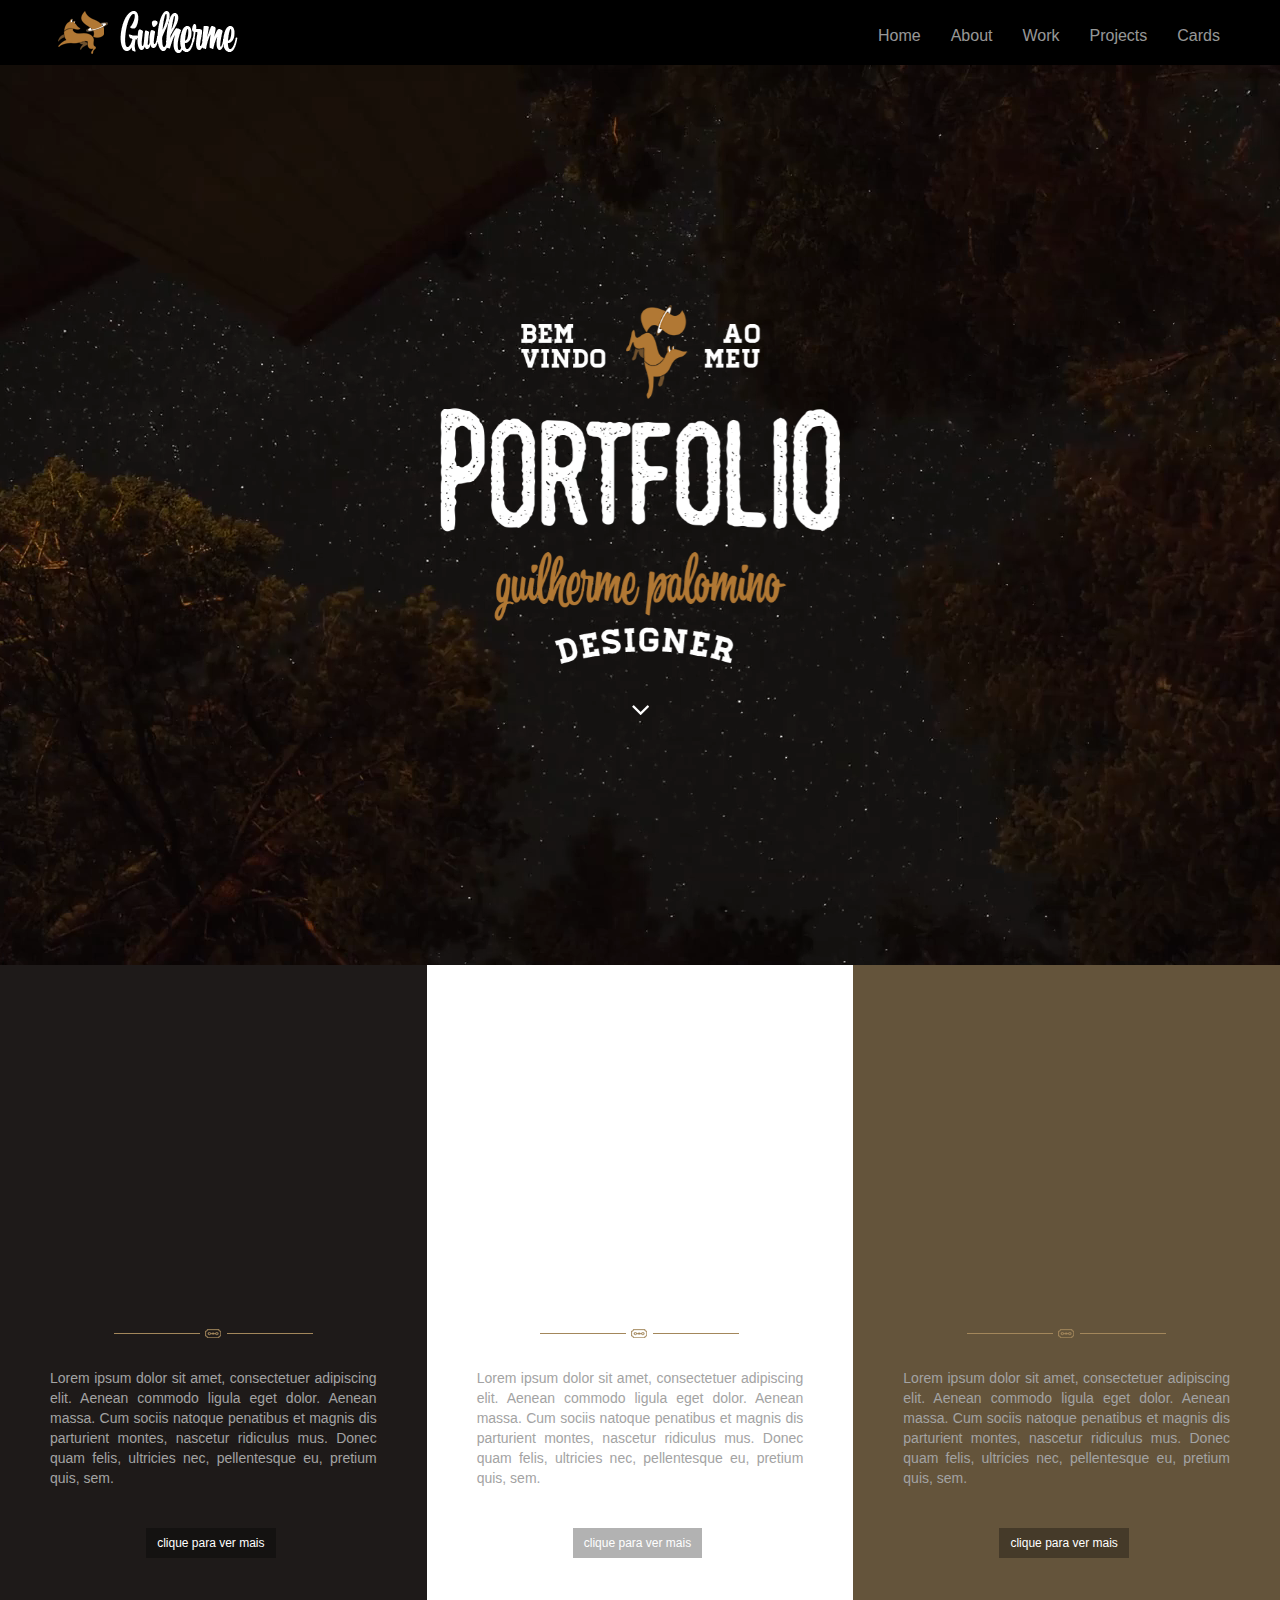
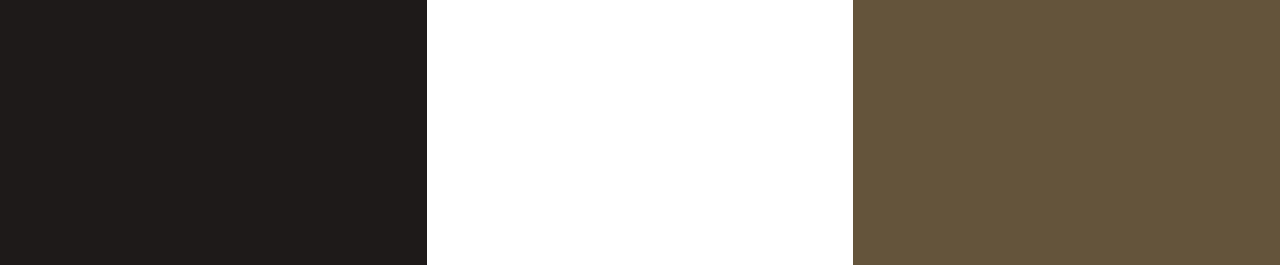
<file: index.html>
<!doctype html><html><head> <meta charset="utf-8"> <meta name="keywords" content=""> <meta name="description" content=""> <meta name="viewport" content="width=device-width, initial-scale=1.0"> <link rel="shortcut icon" type="image/png" href="favicon.png"> <link rel="stylesheet" href="./css/bootstrap.min.css"><link rel="stylesheet" href="style.css"><link rel="stylesheet" href="./css/animate.min.css"><link rel="stylesheet" href="./css/font-awesome.min.css"> <script src="./js/jquery-2.1.0.min.js"></script><script src="./js/bootstrap.min.js"></script><script src="./js/blocs.min.js"></script><script src="./js/lazysizes.min.js" defer></script> <title>Home</title> <!-- Google Analytics --> <!-- Google Analytics END --> </head><body><!-- Main container --><div class="page-container"> <!-- bloc-0 --><div class="bloc bgc-black d-bloc" id="bloc-0"><div class="container"><nav class="navbar row"><div class="navbar-header"><a class="navbar-brand" href="index.html"><img src="img/home_logo_long.png" alt="logo" class="lazyload" /></a><button id="nav-toggle" type="button" class="ui-navbar-toggle navbar-toggle" data-toggle="collapse" data-target=".navbar-1"><span class="sr-only">Toggle navigation</span><span class="icon-bar"></span><span class="icon-bar"></span><span class="icon-bar"></span></button></div><div class="collapse navbar-collapse navbar-1"><ul class="site-navigation nav navbar-nav"><li><a href="index.html">Home</a></li><li><a href="about.html">About</a></li><li></li><li><a href="work.html">Work</a></li><li><a href="projects.html">Projects</a></li><li><a href="cards.html">Cards</a></li></ul></div></nav></div></div><!-- bloc-0 END --><!-- bloc-1 --><div class="bloc bgc-white b-parallax bg-home-background bloc-fill-screen l-bloc" id="bloc-1"><div class="video-bg-container"><video class="bloc-video" preload="auto" loop="loop" autoplay="autoplay"><source src="vid/home_background_video.mp4" type="video/mp4" /></video></div><div class="container"><div class="row"><div class="col-sm-12 col-md-6 col-md-offset-3"><img src="img/lazyload-ph.png" data-src="img/home_main_center02.png" class="mg-md center-block animated fadeIn lazyload" width="400" /><div class="text-center"><a onclick="scrollToTarget('#bloc-2')"><span class="fa fa-angle-down icon-md icon-white"></span></a></div></div></div></div></div><!-- bloc-1 END --><!-- Bloc Group --><div class='bloc-group'><!-- bloc-2 --><div class="bloc bloc-tile-3 bgc-dark-jungle-green tc-dark-gray bloc-fill-screen d-bloc" id="bloc-2"><div class="container"><div class="row"><div class="col-sm-12"><img src="img/lazyload-ph.png" data-src="img/home_icon_menu_about_01.png" class="img-responsive center-block mg-md animated rubberBand-hvr lazyload" /><img src="img/lazyload-ph.png" data-src="img/home_tittle_about.png" class="img-responsive center-block mg-md animated zoomIn lazyload" /><img src="img/lazyload-ph.png" data-src="img/home_divisor_menu.png" class="img-responsive mg-md center-block lazyload" /><p class="text-justify mg-lg">Lorem ipsum dolor sit amet, consectetuer adipiscing elit. Aenean commodo ligula eget dolor. Aenean massa. Cum sociis natoque penatibus et magnis dis parturient montes, nascetur ridiculus mus. Donec quam felis, ultricies nec, pellentesque eu, pretium quis, sem.</p><div class="text-center"><a href="about.html" class="btn btn-d btn-sq btn-sm">clique para ver mais</a></div></div></div></div></div><!-- bloc-2 END --><!-- bloc-3 --><div class="bloc bgc-white bloc-tile-3 tc-dark-gray bloc-fill-screen l-bloc" id="bloc-3"><div class="container"><div class="row"><div class="col-sm-12"><img src="img/lazyload-ph.png" data-src="img/home_icon_menu_work_01.png" class="img-responsive mg-md center-block animated rubberBand-hvr lazyload" /><img src="img/lazyload-ph.png" data-src="img/home_tittle_work.png" class="img-responsive mg-md center-block animated zoomIn lazyload" /><img src="img/lazyload-ph.png" data-src="img/home_divisor_menu.png" class="img-responsive mg-md center-block lazyload" /><p class="text-justify mg-lg">Lorem ipsum dolor sit amet, consectetuer adipiscing elit. Aenean commodo ligula eget dolor. Aenean massa. Cum sociis natoque penatibus et magnis dis parturient montes, nascetur ridiculus mus. Donec quam felis, ultricies nec, pellentesque eu, pretium quis, sem.</p><div class="text-center"><a href="work.html" class="btn btn-d btn-sq btn-sm">clique para ver mais</a></div></div></div></div></div><!-- bloc-3 END --><!-- bloc-4 --><div class="bloc bloc-tile-3 bgc-umber tc-dark-gray bloc-fill-screen d-bloc" id="bloc-4"><div class="container"><div class="row"><div class="col-sm-12"><img src="img/lazyload-ph.png" data-src="img/home_icon_menu_proj_01.png" class="img-responsive mg-md center-block animated rubberBand-hvr lazyload" /><img src="img/lazyload-ph.png" data-src="img/home_tittle_projects.png" class="img-responsive center-block mg-md animated zoomIn lazyload" /><img src="img/lazyload-ph.png" data-src="img/home_divisor_menu.png" class="img-responsive center-block mg-md lazyload" /><p class="text-justify mg-lg">Lorem ipsum dolor sit amet, consectetuer adipiscing elit. Aenean commodo ligula eget dolor. Aenean massa. Cum sociis natoque penatibus et magnis dis parturient montes, nascetur ridiculus mus. Donec quam felis, ultricies nec, pellentesque eu, pretium quis, sem.&nbsp;</p><div class="text-center"><a href="projects.html" class="btn btn-d btn-sq btn-sm">clique para ver mais</a></div></div></div></div></div><!-- bloc-4 END --></div><!-- Bloc Group END --><!-- ScrollToTop Button --><a class="bloc-button btn btn-d scrollToTop" onclick="scrollToTarget('1')"><span class="fa fa-chevron-up"></span></a><!-- ScrollToTop Button END--></div><!-- Main container END --> </body></html>
</file>
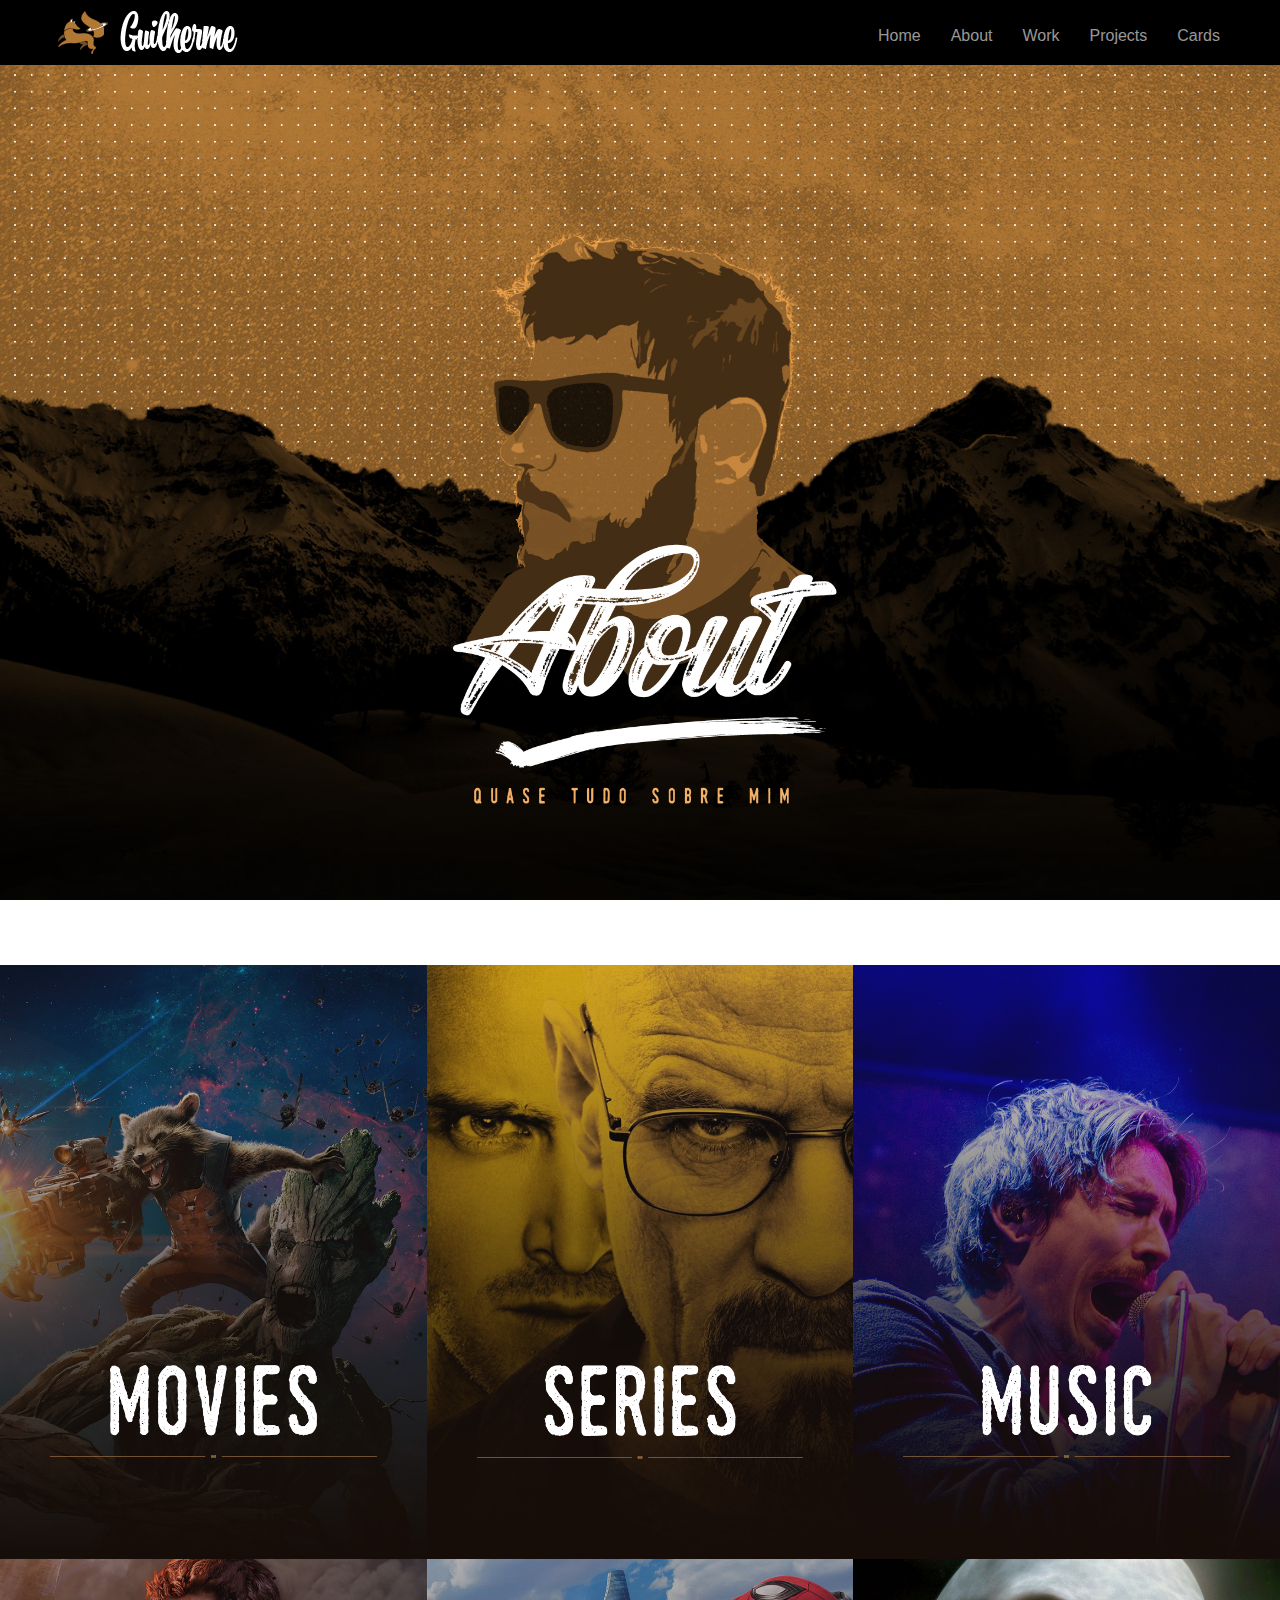
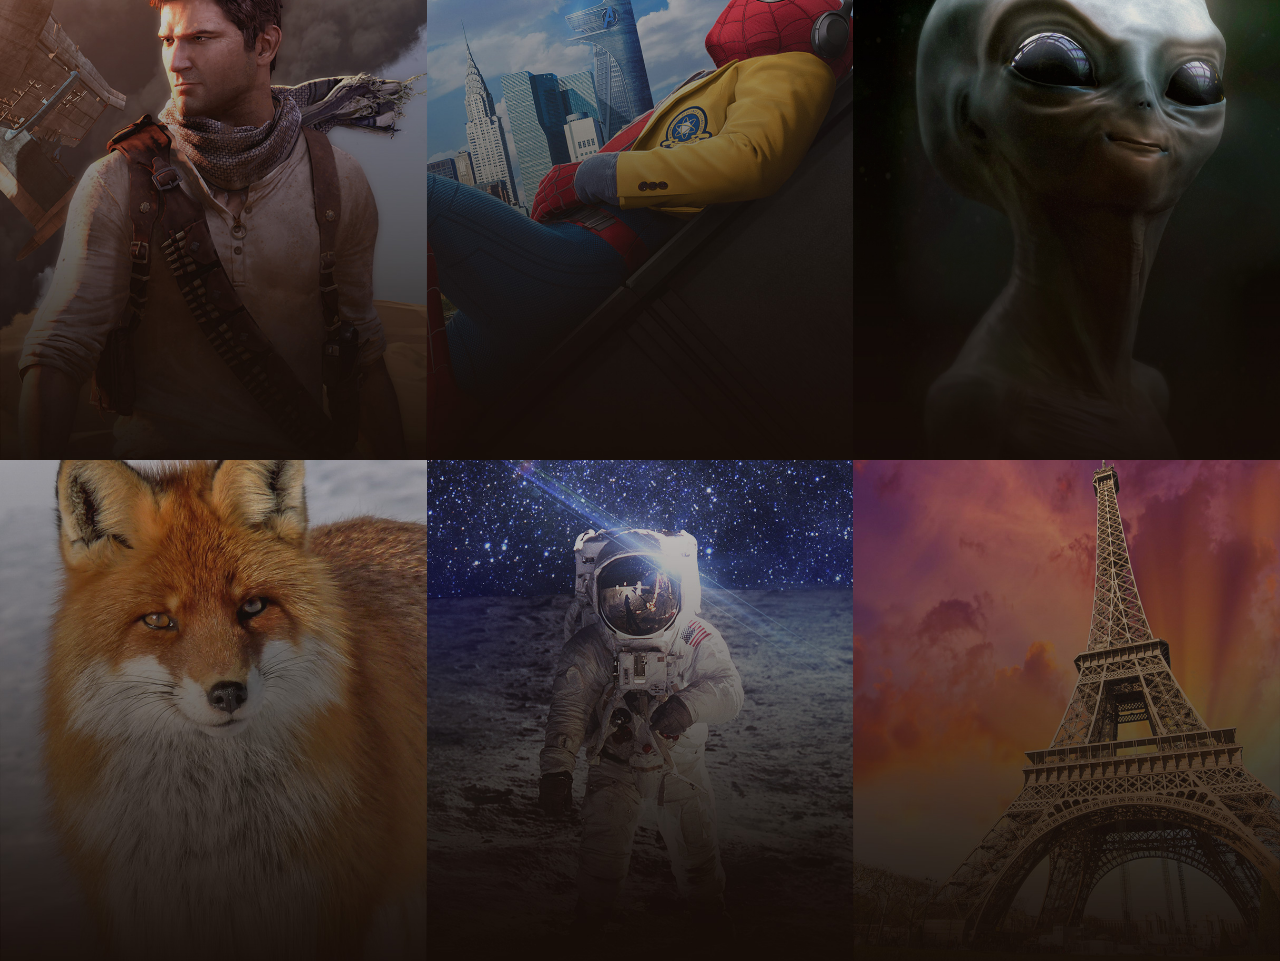
<file: about.html>
<!doctype html><html><head> <meta charset="utf-8"> <meta name="keywords" content=""> <meta name="description" content=""> <meta name="viewport" content="width=device-width, initial-scale=1.0"> <link rel="shortcut icon" type="image/png" href="favicon.png"> <link rel="stylesheet" href="./css/bootstrap.min.css"><link rel="stylesheet" href="style.css"><link rel="stylesheet" href="./css/animate.min.css"><link rel="stylesheet" href="./css/font-awesome.min.css"> <script src="./js/jquery-2.1.0.min.js"></script><script src="./js/bootstrap.min.js"></script><script src="./js/blocs.min.js"></script><script src="./js/lazysizes.min.js" defer></script> <title>About</title> <!-- Google Analytics --> <!-- Google Analytics END --> </head><body><!-- Main container --><div class="page-container"> <!-- bloc-0 --><div class="bloc bgc-black d-bloc" id="bloc-0"><div class="container"><nav class="navbar row"><div class="navbar-header"><a class="navbar-brand" href="index.html"><img src="img/home_logo_long.png" alt="logo" class="lazyload" /></a><button id="nav-toggle" type="button" class="ui-navbar-toggle navbar-toggle" data-toggle="collapse" data-target=".navbar-1"><span class="sr-only">Toggle navigation</span><span class="icon-bar"></span><span class="icon-bar"></span><span class="icon-bar"></span></button></div><div class="collapse navbar-collapse navbar-1"><ul class="site-navigation nav navbar-nav"><li><a href="index.html">Home</a></li><li><a href="about.html">About</a></li><li></li><li><a href="work.html">Work</a></li><li><a href="projects.html">Projects</a></li><li><a href="cards.html">Cards</a></li></ul></div></nav></div></div><!-- bloc-0 END --><!-- bloc-15 --><div class="bloc bgc-white bg-about-background-home b-parallax bloc-fill-screen l-bloc" id="bloc-15"><div class="container"><div class="row"><div class="col-sm-12 col-md-6 col-md-offset-3"><img src="img/lazyload-ph.png" data-src="img/about_image_home.png" class="center-block lazyload" height="577" /></div></div></div></div><!-- bloc-15 END --><!-- Bloc Group --><div class='bloc-group'><!-- bloc-16 --><div class="bloc bgc-white bloc-tile-3 bg-aboutbg01 l-bloc" id="bloc-16"><div class="container bloc-lg"><div class="row"><div class="col-sm-12"><a href="movies.html"><img src="img/lazyload-ph.png" data-src="img/abouttittle01.png" class="img-responsive center-block about_menu_down lazyload" data-placement="top" data-toggle="tooltip" title="Clique para ver mais" /></a></div></div></div></div><!-- bloc-16 END --><!-- bloc-17 --><div class="bloc bgc-white bloc-tile-3 bg-aboutbg02 l-bloc" id="bloc-17"><div class="container bloc-lg"><div class="row"><div class="col-sm-12"><a href="series.html"><img src="img/lazyload-ph.png" data-src="img/abouttittle02.png" class="img-responsive center-block about_menu_down lazyload" data-placement="top" data-toggle="tooltip" title="Clique para ver mais" /></a></div></div></div></div><!-- bloc-17 END --><!-- bloc-18 --><div class="bloc bgc-white bloc-tile-3 bg-aboutbg03 l-bloc" id="bloc-18"><div class="container bloc-lg"><div class="row"><div class="col-sm-12"><a href="music.html"><img src="img/lazyload-ph.png" data-src="img/abouttittle03.png" class="img-responsive center-block about_menu_down lazyload" data-placement="top" data-toggle="tooltip" title="Clique para ver mais" /></a></div></div></div></div><!-- bloc-18 END --></div><!-- Bloc Group END --><!-- Bloc Group --><div class='bloc-group'><!-- bloc-19 --><div class="bloc bgc-white bloc-tile-3 bg-aboutbg04 l-bloc" id="bloc-19"><div class="container bloc-lg"><div class="row"><div class="col-sm-12"><a href="games.html"><img src="img/lazyload-ph.png" data-src="img/abouttittle04.png" class="img-responsive center-block about_menu_down lazyload" data-placement="top" data-toggle="tooltip" title="Clique para ver mais" /></a></div></div></div></div><!-- bloc-19 END --><!-- bloc-20 --><div class="bloc bgc-white bloc-tile-3 bg-aboutbg07-1 l-bloc" id="bloc-20"><div class="container bloc-lg"><div class="row"><div class="col-sm-12"><img src="img/lazyload-ph.png" data-src="img/abouttittle08.png" class="img-responsive center-block about_menu_down lazyload" data-placement="top" data-toggle="tooltip" title="Clique para ver mais" /></div></div></div></div><!-- bloc-20 END --><!-- bloc-21 --><div class="bloc bgc-white bloc-tile-3 bg-aboutbg10 l-bloc" id="bloc-21"><div class="container bloc-lg"><div class="row"><div class="col-sm-12"><img src="img/lazyload-ph.png" data-src="img/abouttittle10.png" class="img-responsive center-block about_menu_down zoomIn lazyload" data-placement="top" data-toggle="tooltip" title="Clique para ver mais" /></div></div></div></div><!-- bloc-21 END --></div><!-- Bloc Group END --><!-- Bloc Group --><div class='bloc-group'><!-- bloc-22 --><div class="bloc bgc-white bloc-tile-3 bg-aboutbg06 l-bloc" id="bloc-22"><div class="container bloc-lg"><div class="row"><div class="col-sm-12"><img src="img/lazyload-ph.png" data-src="img/abouttittle06.png" class="img-responsive center-block about_menu_down lazyload" data-placement="top" data-toggle="tooltip" title="Clique para ver mais" /></div></div></div></div><!-- bloc-22 END --><!-- bloc-23 --><div class="bloc bgc-white bloc-tile-3 bg-aboutbg05 l-bloc" id="bloc-23"><div class="container bloc-lg"><div class="row"><div class="col-sm-12"><img src="img/lazyload-ph.png" data-src="img/abouttittle11.png" class="img-responsive center-block about_menu_down lazyload" data-placement="top" data-toggle="tooltip" title="Clique para ver mais" /></div></div></div></div><!-- bloc-23 END --><!-- bloc-24 --><div class="bloc bgc-white bloc-tile-3 bg-aboutbg09 l-bloc" id="bloc-24"><div class="container bloc-lg"><div class="row"><div class="col-sm-12"><img src="img/lazyload-ph.png" data-src="img/abouttittle09.png" class="img-responsive center-block about_menu_down lazyload" data-placement="top" data-toggle="tooltip" title="Clique para ver mais" /></div></div></div></div><!-- bloc-24 END --></div><!-- Bloc Group END --><!-- ScrollToTop Button --><a class="bloc-button btn btn-d scrollToTop" onclick="scrollToTarget('1')"><span class="fa fa-chevron-up"></span></a><!-- ScrollToTop Button END--></div><!-- Main container END --> </body></html>
</file>
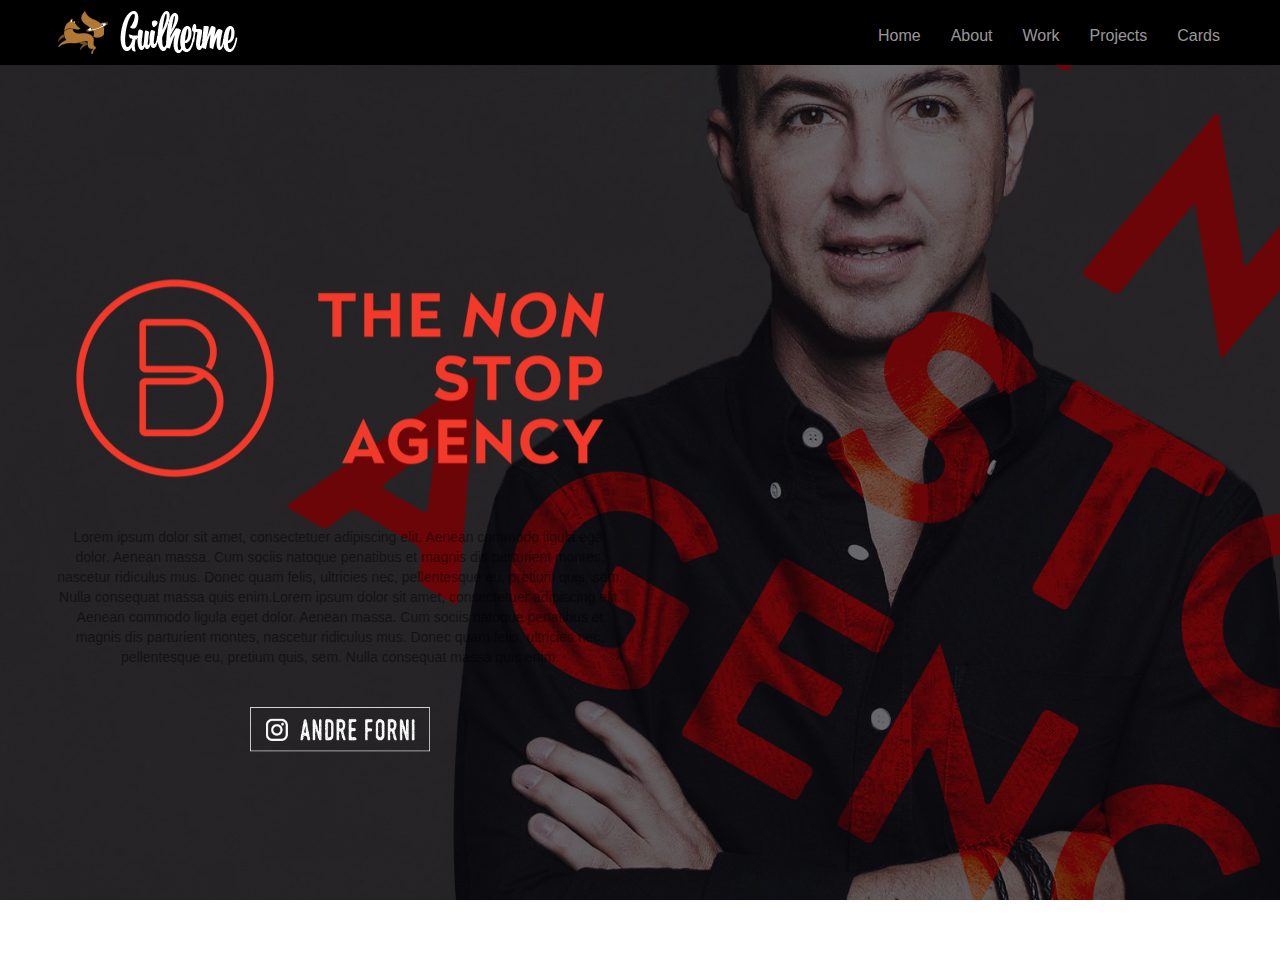
<file: bferraz.html>
<!doctype html><html><head> <meta charset="utf-8"> <meta name="keywords" content=""> <meta name="description" content=""> <meta name="viewport" content="width=device-width, initial-scale=1.0"> <link rel="shortcut icon" type="image/png" href="favicon.png"> <link rel="stylesheet" href="./css/bootstrap.min.css"><link rel="stylesheet" href="style.css"><link rel="stylesheet" href="./css/animate.min.css"><link rel="stylesheet" href="./css/font-awesome.min.css"> <script src="./js/jquery-2.1.0.min.js"></script><script src="./js/bootstrap.min.js"></script><script src="./js/blocs.min.js"></script><script src="./js/lazysizes.min.js" defer></script> <title>BFerraz</title> <!-- Google Analytics --> <!-- Google Analytics END --> </head><body><!-- Main container --><div class="page-container"> <!-- bloc-0 --><div class="bloc bgc-black d-bloc" id="bloc-0"><div class="container"><nav class="navbar row"><div class="navbar-header"><a class="navbar-brand" href="index.html"><img src="img/home_logo_long.png" alt="logo" class="lazyload" /></a><button id="nav-toggle" type="button" class="ui-navbar-toggle navbar-toggle" data-toggle="collapse" data-target=".navbar-1"><span class="sr-only">Toggle navigation</span><span class="icon-bar"></span><span class="icon-bar"></span><span class="icon-bar"></span></button></div><div class="collapse navbar-collapse navbar-1"><ul class="site-navigation nav navbar-nav"><li><a href="index.html">Home</a></li><li><a href="about.html">About</a></li><li></li><li><a href="work.html">Work</a></li><li><a href="projects.html">Projects</a></li><li><a href="cards.html">Cards</a></li></ul></div></nav></div></div><!-- bloc-0 END --><!-- bloc-72 --><div class="bloc bgc-white bg-bferrazlogo2 bloc-fill-screen b-parallax l-bloc" id="bloc-72"><div class="container"><div class="row"><div class="col-sm-6"><img src="img/lazyload-ph.png" data-src="img/logobferraz2.png" class="img-responsive center-block mg-lg lazyload" /><p class="text-center mg-lg">Lorem ipsum dolor sit amet, consectetuer adipiscing elit. Aenean commodo ligula eget dolor. Aenean massa. Cum sociis natoque penatibus et magnis dis parturient montes, nascetur ridiculus mus. Donec quam felis, ultricies nec, pellentesque eu, pretium quis, sem. Nulla consequat massa quis enim.Lorem ipsum dolor sit amet, consectetuer adipiscing elit. Aenean commodo ligula eget dolor. Aenean massa. Cum sociis natoque penatibus et magnis dis parturient montes, nascetur ridiculus mus. Donec quam felis, ultricies nec, pellentesque eu, pretium quis, sem. Nulla consequat massa quis enim.</p><a href="https://www.instagram.com/andre.forni/" target="_blank"><img src="img/lazyload-ph.png" data-src="img/btandreforni2.png" class="center-block lazyload" width="180" /></a></div><div class="col-sm-6"></div></div></div></div><!-- bloc-72 END --><!-- ScrollToTop Button --><a class="bloc-button btn btn-d scrollToTop" onclick="scrollToTarget('1')"><span class="fa fa-chevron-up"></span></a><!-- ScrollToTop Button END--></div><!-- Main container END --> </body></html>
</file>
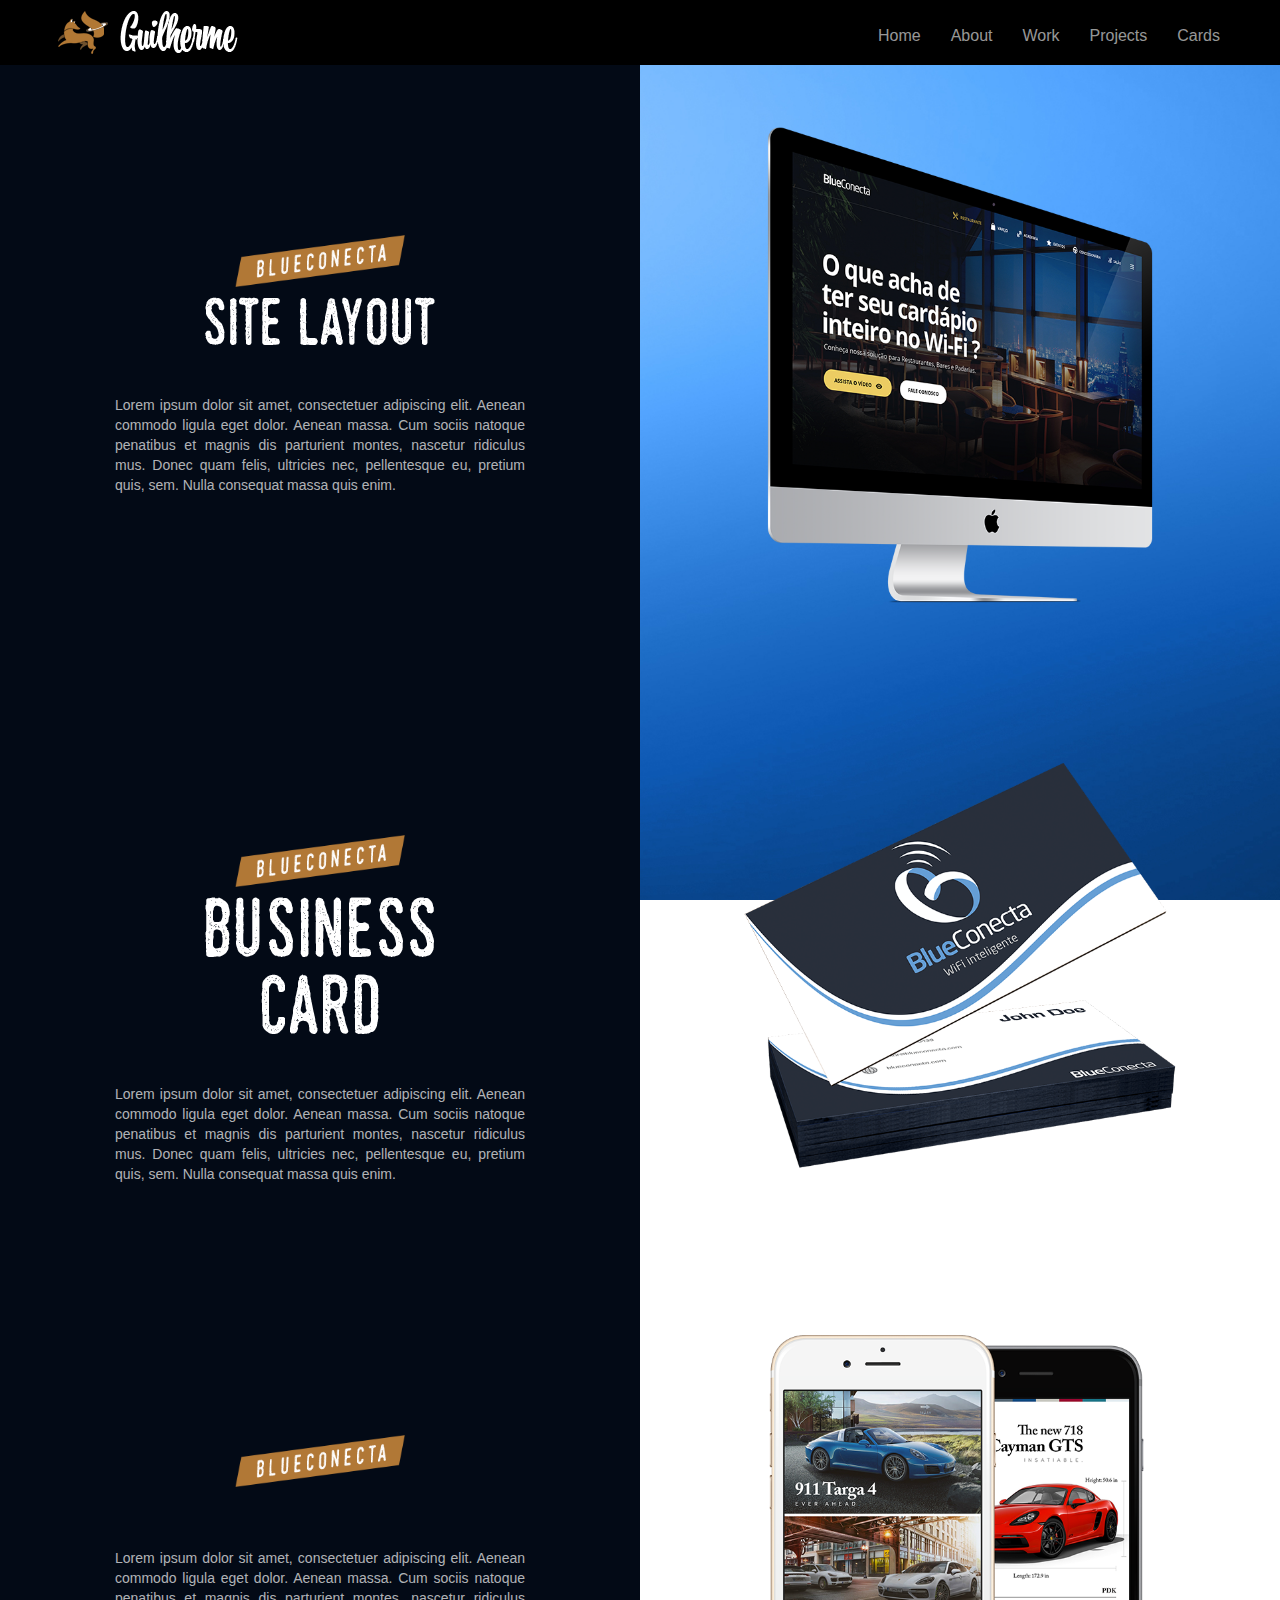
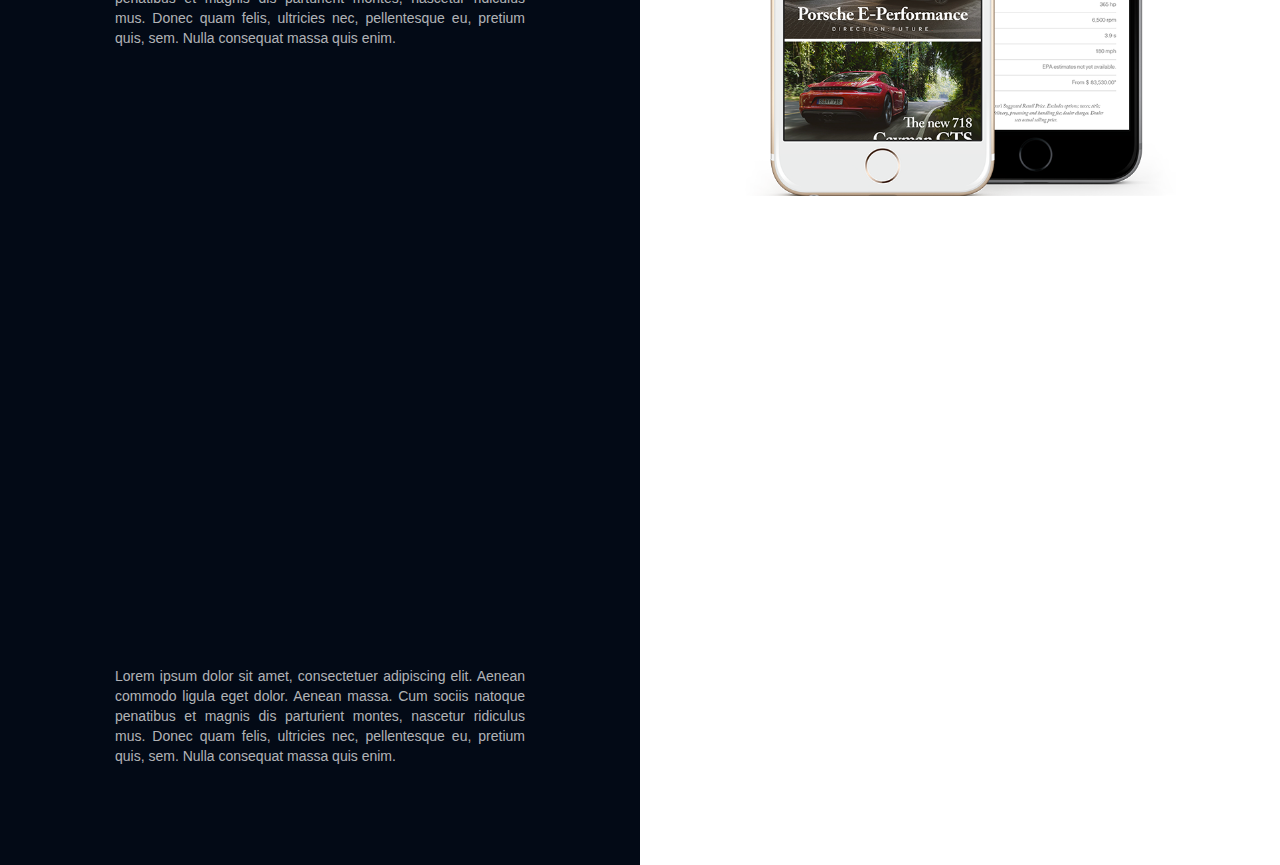
<file: blueconecta.html>
<!doctype html><html><head> <meta charset="utf-8"> <meta name="keywords" content=""> <meta name="description" content=""> <meta name="viewport" content="width=device-width, initial-scale=1.0"> <link rel="shortcut icon" type="image/png" href="favicon.png"> <link rel="stylesheet" href="./css/bootstrap.min.css"><link rel="stylesheet" href="style.css"><link rel="stylesheet" href="./css/animate.min.css"><link rel="stylesheet" href="./css/font-awesome.min.css"> <script src="./js/jquery-2.1.0.min.js"></script><script src="./js/bootstrap.min.js"></script><script src="./js/blocs.min.js"></script><script src="./js/lazysizes.min.js" defer></script> <title>BlueConecta</title> <!-- Google Analytics --> <!-- Google Analytics END --> </head><body><!-- Main container --><div class="page-container"> <!-- bloc-0 --><div class="bloc bgc-black d-bloc" id="bloc-0"><div class="container"><nav class="navbar row"><div class="navbar-header"><a class="navbar-brand" href="index.html"><img src="img/home_logo_long.png" alt="logo" class="lazyload" /></a><button id="nav-toggle" type="button" class="ui-navbar-toggle navbar-toggle" data-toggle="collapse" data-target=".navbar-1"><span class="sr-only">Toggle navigation</span><span class="icon-bar"></span><span class="icon-bar"></span><span class="icon-bar"></span></button></div><div class="collapse navbar-collapse navbar-1"><ul class="site-navigation nav navbar-nav"><li><a href="index.html">Home</a></li><li><a href="about.html">About</a></li><li></li><li><a href="work.html">Work</a></li><li><a href="projects.html">Projects</a></li><li><a href="cards.html">Cards</a></li></ul></div></nav></div></div><!-- bloc-0 END --><!-- Bloc Group --><div class='bloc-group'><!-- bloc-73 --><div class="bloc bloc-tile-2 bgc-onyx d-bloc" id="bloc-73"><div class="container bloc-md"><div class="row"><div class="col-sm-12"><img src="img/lazyload-ph.png" data-src="img/blue_ribbon.png" class="center-block mg-sm blueribbondown lazyload" width="170" /><img src="img/lazyload-ph.png" data-src="img/blue_tittle_site.png" class="img-responsive center-block mg-lg lazyload" /><p class="bluetxt text-justify">Lorem ipsum dolor sit amet, consectetuer adipiscing elit. Aenean commodo ligula eget dolor. Aenean massa. Cum sociis natoque penatibus et magnis dis parturient montes, nascetur ridiculus mus. Donec quam felis, ultricies nec, pellentesque eu, pretium quis, sem. Nulla consequat massa quis enim.</p></div></div></div></div><!-- bloc-73 END --><!-- bloc-74 --><div class="bloc bgc-white bloc-tile-2 bg-blue-bg-R b-parallax l-bloc" id="bloc-74"><div class="container bloc-md"><div class="row"><div class="col-sm-12"><img src="img/lazyload-ph.png" data-src="img/blue_img_site.png" class="center-block blueimgmob lazyload" width="500" /></div></div></div></div><!-- bloc-74 END --></div><!-- Bloc Group END --><!-- Bloc Group --><div class='bloc-group'><!-- bloc-75 --><div class="bloc bloc-tile-2 bgc-onyx d-bloc" id="bloc-75"><div class="container bloc-md"><div class="row"><div class="col-sm-12"><img src="img/lazyload-ph.png" data-src="img/blue_ribbon.png" class="center-block mg-sm blueribbondown lazyload" width="170" /><img src="img/lazyload-ph.png" data-src="img/blue_tittle_card.png" class="img-responsive center-block mg-lg lazyload" /><p class="bluetxt text-justify">Lorem ipsum dolor sit amet, consectetuer adipiscing elit. Aenean commodo ligula eget dolor. Aenean massa. Cum sociis natoque penatibus et magnis dis parturient montes, nascetur ridiculus mus. Donec quam felis, ultricies nec, pellentesque eu, pretium quis, sem. Nulla consequat massa quis enim.</p></div></div></div></div><!-- bloc-75 END --><!-- bloc-76 --><div class="bloc bgc-white bloc-tile-2 bg-blue-bg-R b-parallax l-bloc" id="bloc-76"><div class="container bloc-md"><div class="row"><div class="col-sm-12"><img src="img/lazyload-ph.png" data-src="img/blue_img_card.png" class="center-block blueimgmob lazyload" width="500" /></div></div></div></div><!-- bloc-76 END --></div><!-- Bloc Group END --><!-- Bloc Group --><div class='bloc-group'><!-- bloc-77 --><div class="bloc bloc-tile-2 bgc-onyx d-bloc" id="bloc-77"><div class="container bloc-md"><div class="row"><div class="col-sm-12"><img src="img/lazyload-ph.png" data-src="img/blue_ribbon.png" class="center-block mg-sm blueribbondown lazyload" width="170" /><img src="img/lazyload-ph.png" data-src="img/blue_tittle_mobile.png" class="img-responsive center-block mg-lg lazyload" /><p class="bluetxt text-justify">Lorem ipsum dolor sit amet, consectetuer adipiscing elit. Aenean commodo ligula eget dolor. Aenean massa. Cum sociis natoque penatibus et magnis dis parturient montes, nascetur ridiculus mus. Donec quam felis, ultricies nec, pellentesque eu, pretium quis, sem. Nulla consequat massa quis enim.</p></div></div></div></div><!-- bloc-77 END --><!-- bloc-78 --><div class="bloc bgc-white bloc-tile-2 bg-blue-bg-R b-parallax l-bloc" id="bloc-78"><div class="container bloc-md"><div class="row"><div class="col-sm-12"><img src="img/lazyload-ph.png" data-src="img/blue-img_mobile.png" class="center-block blueimgmob lazyload" width="500" /></div></div></div></div><!-- bloc-78 END --></div><!-- Bloc Group END --><!-- Bloc Group --><div class='bloc-group'><!-- bloc-79 --><div class="bloc bloc-tile-2 bgc-onyx d-bloc" id="bloc-79"><div class="container bloc-md"><div class="row"><div class="col-sm-12"><img src="img/lazyload-ph.png" data-src="img/blue_ribbon.png" class="center-block mg-sm blueribbondown lazyload" width="170" /><img src="img/lazyload-ph.png" data-src="img/blue_tittle_folder.png" class="img-responsive center-block mg-lg lazyload" /><p class="bluetxt text-justify">Lorem ipsum dolor sit amet, consectetuer adipiscing elit. Aenean commodo ligula eget dolor. Aenean massa. Cum sociis natoque penatibus et magnis dis parturient montes, nascetur ridiculus mus. Donec quam felis, ultricies nec, pellentesque eu, pretium quis, sem. Nulla consequat massa quis enim.</p></div></div></div></div><!-- bloc-79 END --><!-- bloc-80 --><div class="bloc bgc-white bloc-tile-2 bg-blue-bg-R b-parallax l-bloc" id="bloc-80"><div class="container bloc-md"><div class="row"><div class="col-sm-12"><img src="img/lazyload-ph.png" data-src="img/blue_img_folder.png" class="center-block blueimgmob lazyload" width="500" /></div></div></div></div><!-- bloc-80 END --></div><!-- Bloc Group END --><!-- ScrollToTop Button --><a class="bloc-button btn btn-d scrollToTop" onclick="scrollToTarget('1')"><span class="fa fa-chevron-up"></span></a><!-- ScrollToTop Button END--></div><!-- Main container END --> </body></html>
</file>
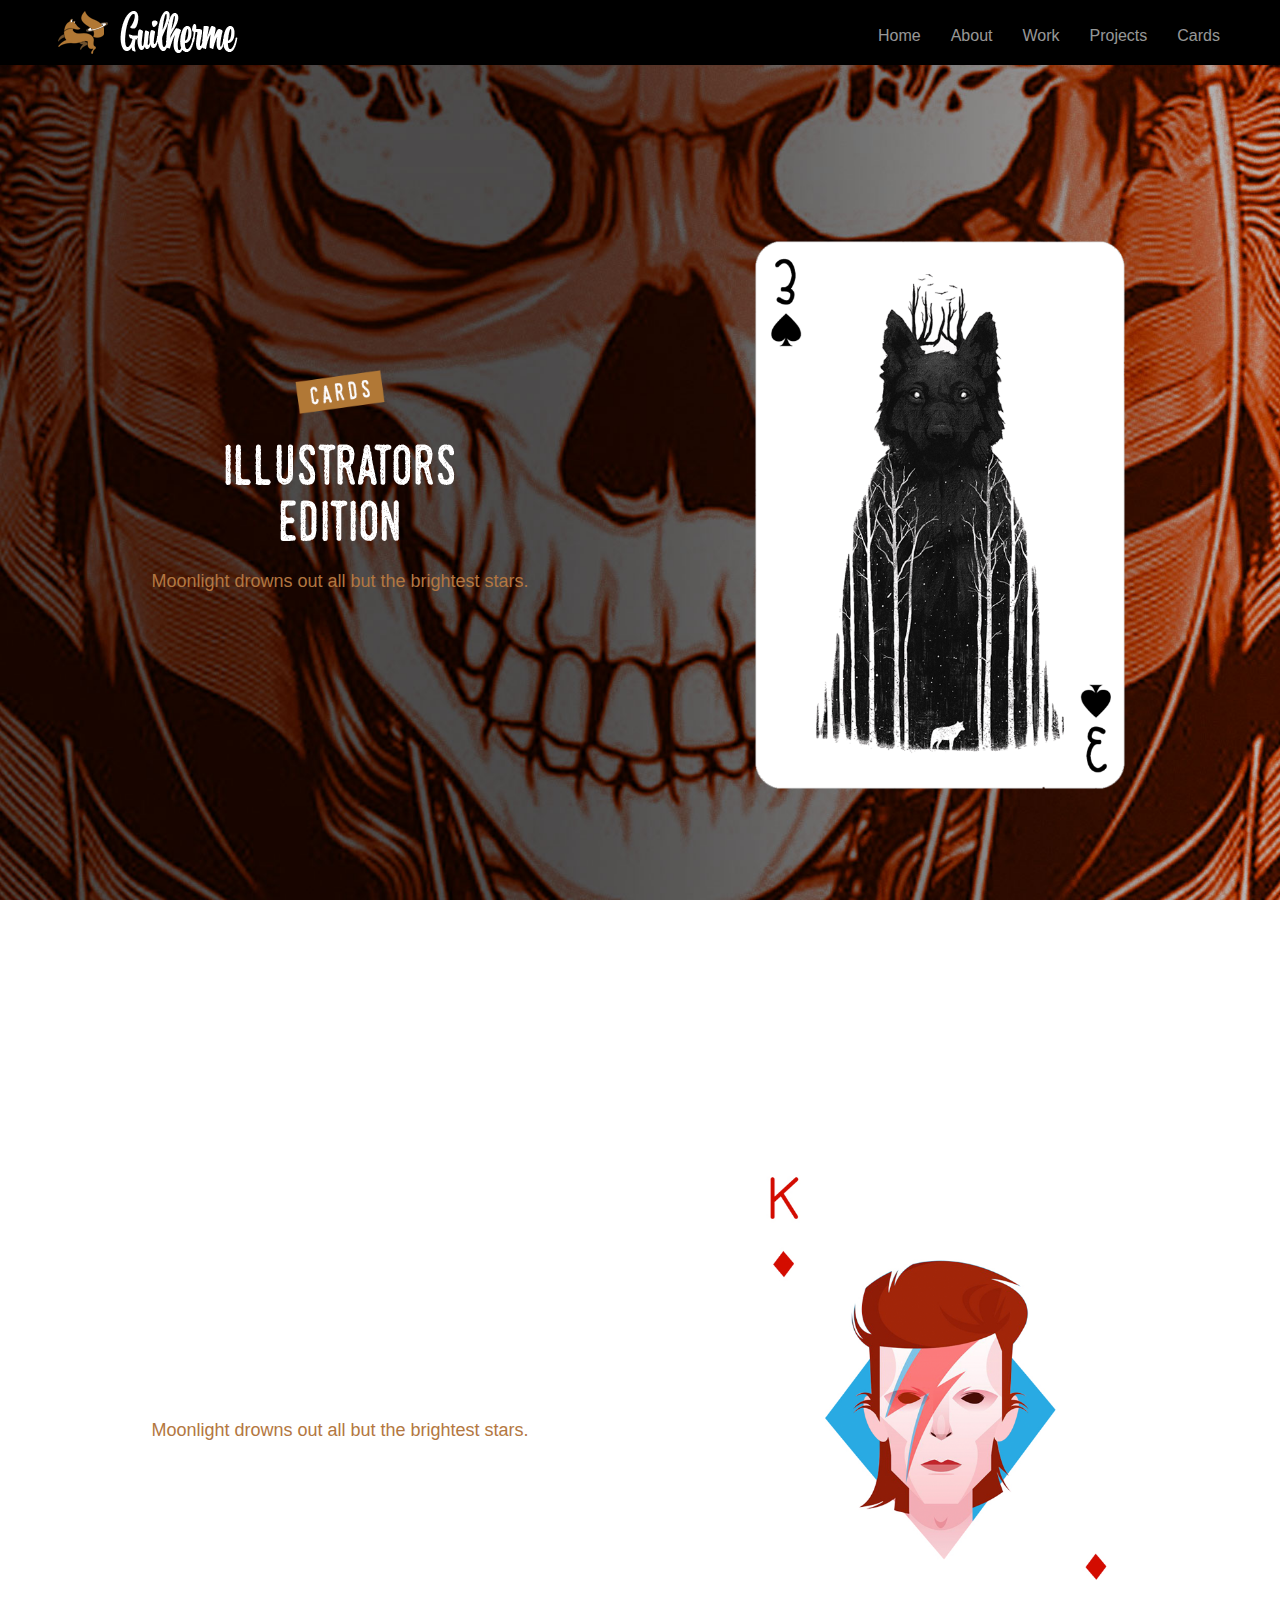
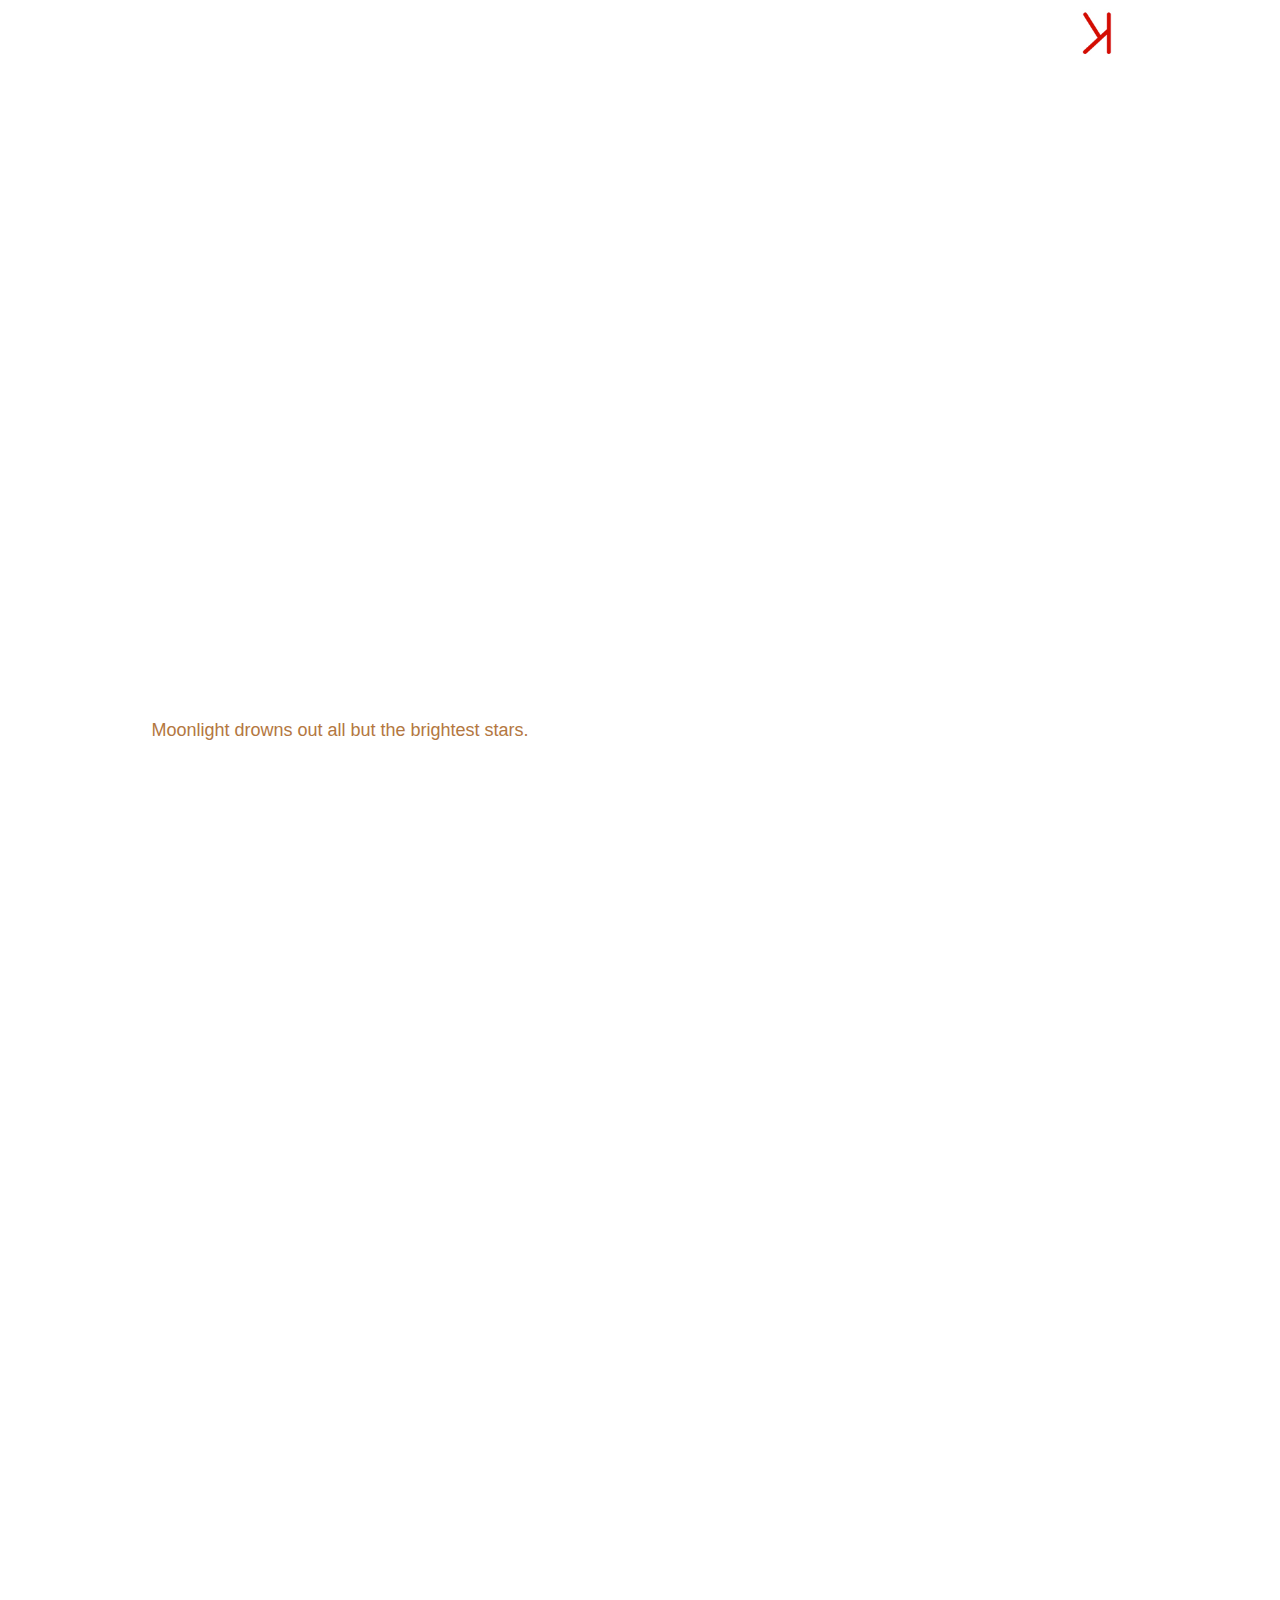
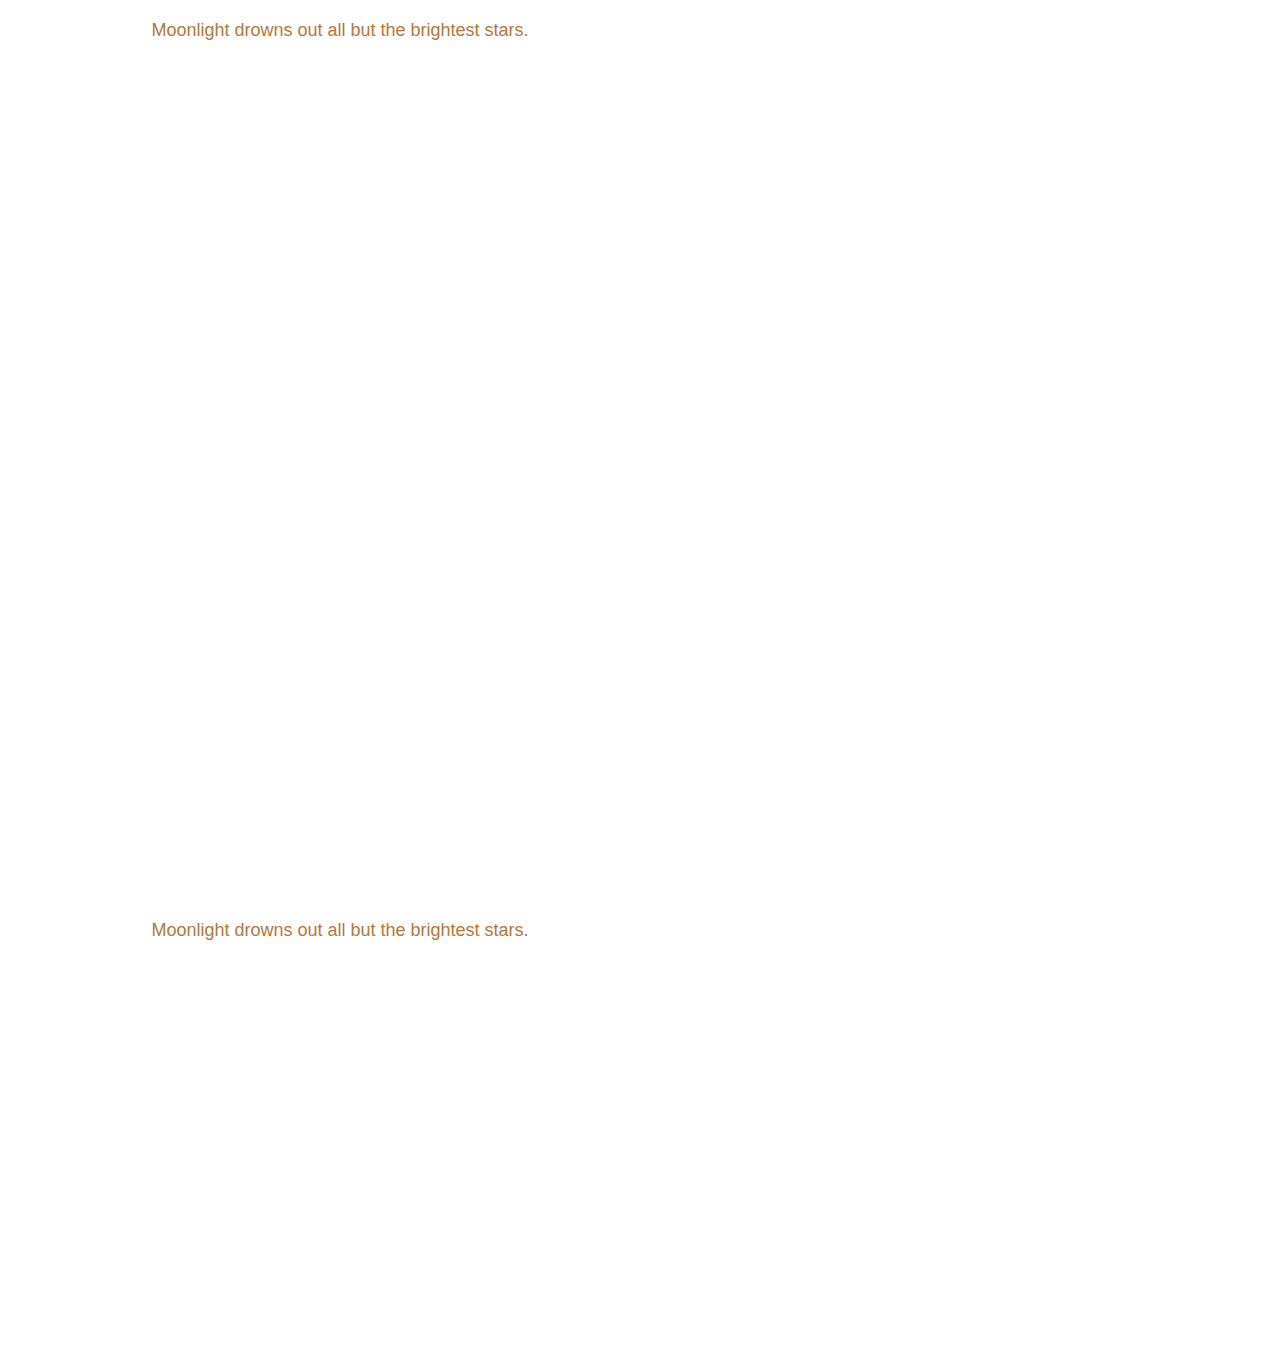
<file: cards.html>
<!doctype html><html><head> <meta charset="utf-8"> <meta name="keywords" content=""> <meta name="description" content=""> <meta name="viewport" content="width=device-width, initial-scale=1.0"> <link rel="shortcut icon" type="image/png" href="favicon.png"> <link rel="stylesheet" href="./css/bootstrap.min.css"><link rel="stylesheet" href="style.css"><link rel="stylesheet" href="./css/animate.min.css"><link rel="stylesheet" href="./css/font-awesome.min.css"> <script src="./js/jquery-2.1.0.min.js"></script><script src="./js/bootstrap.min.js"></script><script src="./js/blocs.min.js"></script><script src="./js/lazysizes.min.js" defer></script> <title>Cards</title> <!-- Google Analytics --> <!-- Google Analytics END --> </head><body><!-- Main container --><div class="page-container"> <!-- bloc-0 --><div class="bloc bgc-black d-bloc" id="bloc-0"><div class="container"><nav class="navbar row"><div class="navbar-header"><a class="navbar-brand" href="index.html"><img src="img/home_logo_long.png" alt="logo" class="lazyload" /></a><button id="nav-toggle" type="button" class="ui-navbar-toggle navbar-toggle" data-toggle="collapse" data-target=".navbar-1"><span class="sr-only">Toggle navigation</span><span class="icon-bar"></span><span class="icon-bar"></span><span class="icon-bar"></span></button></div><div class="collapse navbar-collapse navbar-1"><ul class="site-navigation nav navbar-nav"><li><a href="index.html">Home</a></li><li><a href="about.html">About</a></li><li></li><li><a href="work.html">Work</a></li><li><a href="projects.html">Projects</a></li><li><a href="cards.html">Cards</a></li></ul></div></nav></div></div><!-- bloc-0 END --><!-- bloc-93 --><div class="bloc bgc-white bg-bg-card-art d-bloc b-parallax bloc-fill-screen" id="bloc-93"><div class="container"><div class="row"><div class="col-sm-6"><img src="img/lazyload-ph.png" data-src="img/cards_ribbon.png" class="center-block mg-md animated flipInY animSpeedLazy cardsribbon lazyload" width="90" /><img src="img/lazyload-ph.png" data-src="img/cards_tittle_art.png" class="img-responsive center-block mg-md animated fadeIn none animSpeedSlow lazyload" /><h4 class="mg-md text-center tc-copper">Moonlight drowns out all but the brightest stars.</h4></div><div class="col-sm-6"><img src="img/lazyload-ph.png" data-src="img/card_img_art.png" class="center-block lazyload" height="550" /></div></div></div></div><!-- bloc-93 END --><!-- bloc-94 --><div class="bloc bgc-white b-parallax bloc-fill-screen bg-bg-card-stan d-bloc" id="bloc-94"><div class="container"><div class="row"><div class="col-sm-6"><img src="img/lazyload-ph.png" data-src="img/cards_ribbon.png" class="center-block mg-md animated flipInY animSpeedLazy cardsribbon lazyload" width="90" /><img src="img/lazyload-ph.png" data-src="img/cards_tittle_stan.png" class="img-responsive center-block mg-md animated fadeIn none animSpeedSlow lazyload" /><h4 class="mg-md text-center tc-copper">Moonlight drowns out all but the brightest stars.</h4></div><div class="col-sm-6"><img src="img/lazyload-ph.png" data-src="img/card_img_stan.png" class="center-block lazyload" height="550" /></div></div></div></div><!-- bloc-94 END --><!-- bloc-95 --><div class="bloc bgc-white b-parallax bloc-fill-screen bg-bg-card-mdc d-bloc" id="bloc-95"><div class="container"><div class="row"><div class="col-sm-6"><img src="img/lazyload-ph.png" data-src="img/cards_ribbon.png" class="center-block mg-md animated flipInY animSpeedLazy cardsribbon lazyload" width="90" /><img src="img/lazyload-ph.png" data-src="img/cards_tittle_mdc.png" class="img-responsive center-block mg-md animated fadeIn none animSpeedSlow lazyload" /><h4 class="mg-md text-center tc-copper">Moonlight drowns out all but the brightest stars.</h4></div><div class="col-sm-6"><img src="img/lazyload-ph.png" data-src="img/card_img_mdc.png" class="center-block lazyload" height="550" /></div></div></div></div><!-- bloc-95 END --><!-- bloc-96 --><div class="bloc bgc-white b-parallax bloc-fill-screen bg-bg-card-derek d-bloc" id="bloc-96"><div class="container"><div class="row"><div class="col-sm-6"><img src="img/lazyload-ph.png" data-src="img/cards_ribbon.png" class="center-block mg-md animated flipInY animSpeedLazy cardsribbon lazyload" width="90" /><img src="img/lazyload-ph.png" data-src="img/cards_tittle_derek.png" class="img-responsive center-block mg-md animated fadeIn none animSpeedSlow lazyload" /><h4 class="mg-md text-center tc-copper">Moonlight drowns out all but the brightest stars.</h4></div><div class="col-sm-6"><img src="img/lazyload-ph.png" data-src="img/card_img_derek.png" class="center-block lazyload" height="550" /></div></div></div></div><!-- bloc-96 END --><!-- bloc-97 --><div class="bloc bgc-white b-parallax bloc-fill-screen bg-bg-card-batman d-bloc" id="bloc-97"><div class="container"><div class="row"><div class="col-sm-6"><img src="img/lazyload-ph.png" data-src="img/cards_ribbon.png" class="center-block mg-md animated flipInY animSpeedLazy cardsribbon lazyload" width="90" /><img src="img/lazyload-ph.png" data-src="img/cards_tittle_batman.png" class="img-responsive center-block mg-md animated fadeIn none animSpeedSlow lazyload" /><h4 class="mg-md text-center tc-copper">Moonlight drowns out all but the brightest stars.</h4></div><div class="col-sm-6"><img src="img/lazyload-ph.png" data-src="img/card_img_batman.png" class="center-block lazyload" height="550" /></div></div></div></div><!-- bloc-97 END --><!-- ScrollToTop Button --><a class="bloc-button btn btn-d scrollToTop" onclick="scrollToTarget('1')"><span class="fa fa-chevron-up"></span></a><!-- ScrollToTop Button END--></div><!-- Main container END --> </body></html>
</file>
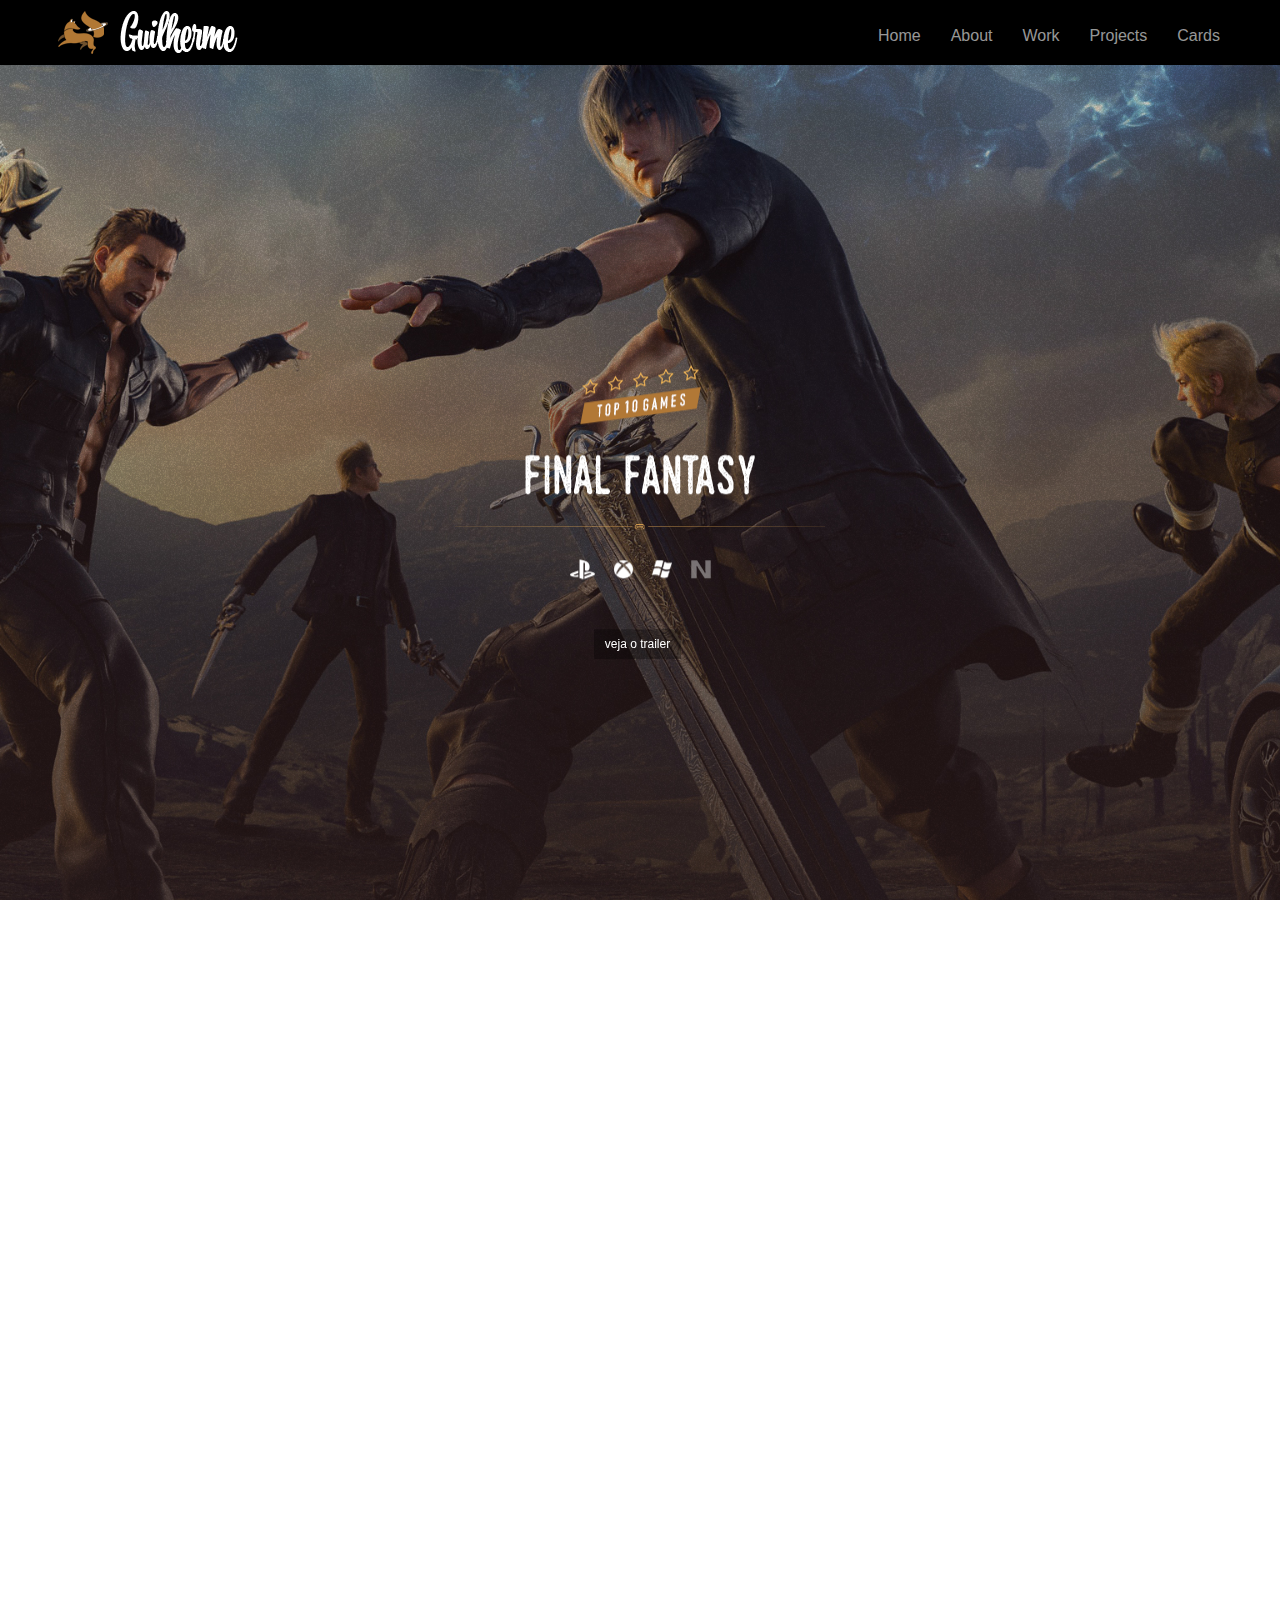
<file: games.html>
<!doctype html><html><head> <meta charset="utf-8"> <meta name="keywords" content=""> <meta name="description" content=""> <meta name="viewport" content="width=device-width, initial-scale=1.0"> <link rel="shortcut icon" type="image/png" href="favicon.png"> <link rel="stylesheet" href="./css/bootstrap.min.css"><link rel="stylesheet" href="style.css"><link rel="stylesheet" href="./css/animate.min.css"><link rel="stylesheet" href="./css/font-awesome.min.css"> <script src="./js/jquery-2.1.0.min.js"></script><script src="./js/bootstrap.min.js"></script><script src="./js/blocs.min.js"></script><script src="./js/lazysizes.min.js" defer></script> <title>Games</title> <!-- Google Analytics --> <!-- Google Analytics END --> </head><body><!-- Main container --><div class="page-container"> <!-- bloc-0 --><div class="bloc bgc-black d-bloc" id="bloc-0"><div class="container"><nav class="navbar row"><div class="navbar-header"><a class="navbar-brand" href="index.html"><img src="img/home_logo_long.png" alt="logo" class="lazyload" /></a><button id="nav-toggle" type="button" class="ui-navbar-toggle navbar-toggle" data-toggle="collapse" data-target=".navbar-1"><span class="sr-only">Toggle navigation</span><span class="icon-bar"></span><span class="icon-bar"></span><span class="icon-bar"></span></button></div><div class="collapse navbar-collapse navbar-1"><ul class="site-navigation nav navbar-nav"><li><a href="index.html">Home</a></li><li><a href="about.html">About</a></li><li></li><li><a href="work.html">Work</a></li><li><a href="projects.html">Projects</a></li><li><a href="cards.html">Cards</a></li></ul></div></nav></div></div><!-- bloc-0 END --><!-- bloc-45 --><div class="bloc bgc-white bg-bg-fin b-parallax bloc-fill-screen l-bloc" id="bloc-45"><div class="container"><div class="row"><div class="col-sm-4"></div><div class="col-sm-4"><img src="img/lazyload-ph.png" data-src="img/ribbon_games.png" class="img-responsive center-block mg-md animated vanishIn animSpeedLazy lazyload" /><img src="img/lazyload-ph.png" data-src="img/tittle_fin.png" class="img-responsive center-block mg-md animated zoomIn animSpeedLazy lazyload" /><img src="img/lazyload-ph.png" data-src="img/divisor_games.png" class="img-responsive center-block mg-md animated rotateIn lazyload" /><img src="img/lazyload-ph.png" data-src="img/logo_3.png" class="img-responsive center-block mg-lg animated zoomIn animSpeedSlow lazyload" /><div class="text-center"><a href="index.html" class="btn btn-d btn-sq btn-sm animated zoomIn">veja o trailer</a></div></div><div class="col-sm-4"></div></div></div></div><!-- bloc-45 END --><!-- bloc-46 --><div class="bloc bgc-white b-parallax bloc-fill-screen bg-bg-unc l-bloc" id="bloc-46"><div class="container"><div class="row"><div class="col-sm-4"></div><div class="col-sm-4"><img src="img/lazyload-ph.png" data-src="img/ribbon_games.png" class="img-responsive center-block mg-md animated vanishIn animSpeedLazy lazyload" /><img src="img/lazyload-ph.png" data-src="img/tittle_unc.png" class="img-responsive center-block mg-md animated zoomIn animSpeedLazy lazyload" /><img src="img/lazyload-ph.png" data-src="img/divisor_games.png" class="img-responsive center-block mg-md animated rotateIn lazyload" /><img src="img/lazyload-ph.png" data-src="img/logo_1.png" class="img-responsive center-block mg-lg animated zoomIn animSpeedSlow lazyload" /><div class="text-center"><a href="index.html" class="btn btn-d btn-sq btn-sm animated zoomIn">veja o trailer</a></div></div><div class="col-sm-4"></div></div></div></div><!-- bloc-46 END --><!-- bloc-47 --><div class="bloc bgc-white b-parallax bloc-fill-screen bg-bg-ass l-bloc" id="bloc-47"><div class="container"><div class="row"><div class="col-sm-4"></div><div class="col-sm-4"><img src="img/lazyload-ph.png" data-src="img/ribbon_games.png" class="img-responsive center-block mg-md animated vanishIn animSpeedLazy lazyload" /><img src="img/lazyload-ph.png" data-src="img/tittle_ass.png" class="img-responsive center-block mg-md animated zoomIn animSpeedLazy lazyload" /><img src="img/lazyload-ph.png" data-src="img/divisor_games.png" class="img-responsive center-block mg-md animated rotateIn lazyload" /><img src="img/lazyload-ph.png" data-src="img/logo_3.png" class="img-responsive center-block mg-lg animated zoomIn animSpeedSlow lazyload" /><div class="text-center"><a href="index.html" class="btn btn-d btn-sq btn-sm animated zoomIn">veja o trailer</a></div></div><div class="col-sm-4"></div></div></div></div><!-- bloc-47 END --><!-- bloc-48 --><div class="bloc bgc-white b-parallax bloc-fill-screen bg-bg-sky l-bloc" id="bloc-48"><div class="container"><div class="row"><div class="col-sm-4"></div><div class="col-sm-4"><img src="img/lazyload-ph.png" data-src="img/ribbon_games.png" class="img-responsive center-block mg-md animated vanishIn animSpeedLazy lazyload" /><img src="img/lazyload-ph.png" data-src="img/tittle_sky.png" class="img-responsive center-block mg-md animated zoomIn animSpeedLazy lazyload" /><img src="img/lazyload-ph.png" data-src="img/divisor_games.png" class="img-responsive center-block mg-md animated rotateIn lazyload" /><img src="img/lazyload-ph.png" data-src="img/logo_4.png" class="img-responsive center-block mg-lg animated zoomIn animSpeedSlow lazyload" /><div class="text-center"><a href="index.html" class="btn btn-d btn-sq btn-sm animated zoomIn">veja o trailer</a></div></div><div class="col-sm-4"></div></div></div></div><!-- bloc-48 END --><!-- bloc-49 --><div class="bloc bgc-white b-parallax bloc-fill-screen bg-bg-inf l-bloc" id="bloc-49"><div class="container"><div class="row"><div class="col-sm-4"></div><div class="col-sm-4"><img src="img/lazyload-ph.png" data-src="img/ribbon_games.png" class="img-responsive center-block mg-md animated vanishIn animSpeedLazy lazyload" /><img src="img/lazyload-ph.png" data-src="img/tittle_inf.png" class="img-responsive center-block mg-md animated zoomIn animSpeedLazy lazyload" /><img src="img/lazyload-ph.png" data-src="img/divisor_games.png" class="img-responsive center-block mg-md animated rotateIn lazyload" /><img src="img/lazyload-ph.png" data-src="img/logo_1.png" class="img-responsive center-block mg-lg animated zoomIn animSpeedSlow lazyload" /><div class="text-center"><a href="index.html" class="btn btn-d btn-sq btn-sm animated zoomIn">veja o trailer</a></div></div><div class="col-sm-4"></div></div></div></div><!-- bloc-49 END --><!-- bloc-50 --><div class="bloc bgc-white b-parallax bloc-fill-screen bg-bg-gow l-bloc" id="bloc-50"><div class="container"><div class="row"><div class="col-sm-4"></div><div class="col-sm-4"><img src="img/lazyload-ph.png" data-src="img/ribbon_games.png" class="img-responsive center-block mg-md animated vanishIn animSpeedLazy lazyload" /><img src="img/lazyload-ph.png" data-src="img/tittle_gow.png" class="img-responsive center-block mg-md animated zoomIn animSpeedLazy lazyload" /><img src="img/lazyload-ph.png" data-src="img/divisor_games.png" class="img-responsive center-block mg-md animated rotateIn lazyload" /><img src="img/lazyload-ph.png" data-src="img/logo_1.png" class="img-responsive center-block mg-lg animated zoomIn animSpeedSlow lazyload" /><div class="text-center"><a href="index.html" class="btn btn-d btn-sq btn-sm animated zoomIn">veja o trailer</a></div></div><div class="col-sm-4"></div></div></div></div><!-- bloc-50 END --><!-- bloc-51 --><div class="bloc bgc-white b-parallax bloc-fill-screen bg-bg-gta l-bloc" id="bloc-51"><div class="container"><div class="row"><div class="col-sm-4"></div><div class="col-sm-4"><img src="img/lazyload-ph.png" data-src="img/ribbon_games.png" class="img-responsive center-block mg-md animated vanishIn animSpeedLazy lazyload" /><img src="img/lazyload-ph.png" data-src="img/tittle_gta.png" class="img-responsive center-block mg-md animated zoomIn animSpeedLazy lazyload" /><img src="img/lazyload-ph.png" data-src="img/divisor_games.png" class="img-responsive center-block mg-md animated rotateIn lazyload" /><img src="img/lazyload-ph.png" data-src="img/logo_3.png" class="img-responsive center-block mg-lg animated zoomIn animSpeedSlow lazyload" /><div class="text-center"><a href="index.html" class="btn btn-d btn-sq btn-sm animated zoomIn">veja o trailer</a></div></div><div class="col-sm-4"></div></div></div></div><!-- bloc-51 END --><!-- bloc-52 --><div class="bloc bgc-white b-parallax bloc-fill-screen bg-bg-fif l-bloc" id="bloc-52"><div class="container"><div class="row"><div class="col-sm-4"></div><div class="col-sm-4"><img src="img/lazyload-ph.png" data-src="img/ribbon_games.png" class="img-responsive center-block mg-md animated vanishIn animSpeedLazy lazyload" /><img src="img/lazyload-ph.png" data-src="img/tittle_fif.png" class="img-responsive center-block mg-md animated zoomIn animSpeedLazy lazyload" /><img src="img/lazyload-ph.png" data-src="img/divisor_games.png" class="img-responsive center-block mg-md animated rotateIn lazyload" /><img src="img/lazyload-ph.png" data-src="img/logo_3.png" class="img-responsive center-block mg-lg animated zoomIn animSpeedSlow lazyload" /><div class="text-center"><a href="index.html" class="btn btn-d btn-sq btn-sm animated zoomIn">veja o trailer</a></div></div><div class="col-sm-4"></div></div></div></div><!-- bloc-52 END --><!-- bloc-53 --><div class="bloc bgc-white b-parallax bloc-fill-screen bg-bg-cod l-bloc" id="bloc-53"><div class="container"><div class="row"><div class="col-sm-4"></div><div class="col-sm-4"><img src="img/lazyload-ph.png" data-src="img/ribbon_games.png" class="img-responsive center-block mg-md animated vanishIn animSpeedLazy lazyload" /><img src="img/lazyload-ph.png" data-src="img/tittle_cod.png" class="img-responsive center-block mg-md animated zoomIn animSpeedLazy lazyload" /><img src="img/lazyload-ph.png" data-src="img/divisor_games.png" class="img-responsive center-block mg-md animated rotateIn lazyload" /><img src="img/lazyload-ph.png" data-src="img/logo_4.png" class="img-responsive center-block mg-lg animated zoomIn animSpeedSlow lazyload" /><div class="text-center"><a href="index.html" class="btn btn-d btn-sq btn-sm animated zoomIn">veja o trailer</a></div></div><div class="col-sm-4"></div></div></div></div><!-- bloc-53 END --><!-- bloc-54 --><div class="bloc bgc-white b-parallax bloc-fill-screen bg-bg-des l-bloc" id="bloc-54"><div class="container"><div class="row"><div class="col-sm-4"></div><div class="col-sm-4"><img src="img/lazyload-ph.png" data-src="img/ribbon_games.png" class="img-responsive center-block mg-md animated vanishIn animSpeedLazy lazyload" /><img src="img/lazyload-ph.png" data-src="img/tittle_des.png" class="img-responsive center-block mg-md animated zoomIn animSpeedLazy lazyload" /><img src="img/lazyload-ph.png" data-src="img/divisor_games.png" class="img-responsive center-block mg-md animated rotateIn lazyload" /><img src="img/lazyload-ph.png" data-src="img/logo_3.png" class="img-responsive center-block mg-lg animated zoomIn animSpeedSlow lazyload" /><div class="text-center"><a href="index.html" class="btn btn-d btn-sq btn-sm animated zoomIn">veja o trailer</a></div></div><div class="col-sm-4"></div></div></div></div><!-- bloc-54 END --><!-- ScrollToTop Button --><a class="bloc-button btn btn-d scrollToTop" onclick="scrollToTarget('1')"><span class="fa fa-chevron-up"></span></a><!-- ScrollToTop Button END--></div><!-- Main container END --> </body></html>
</file>
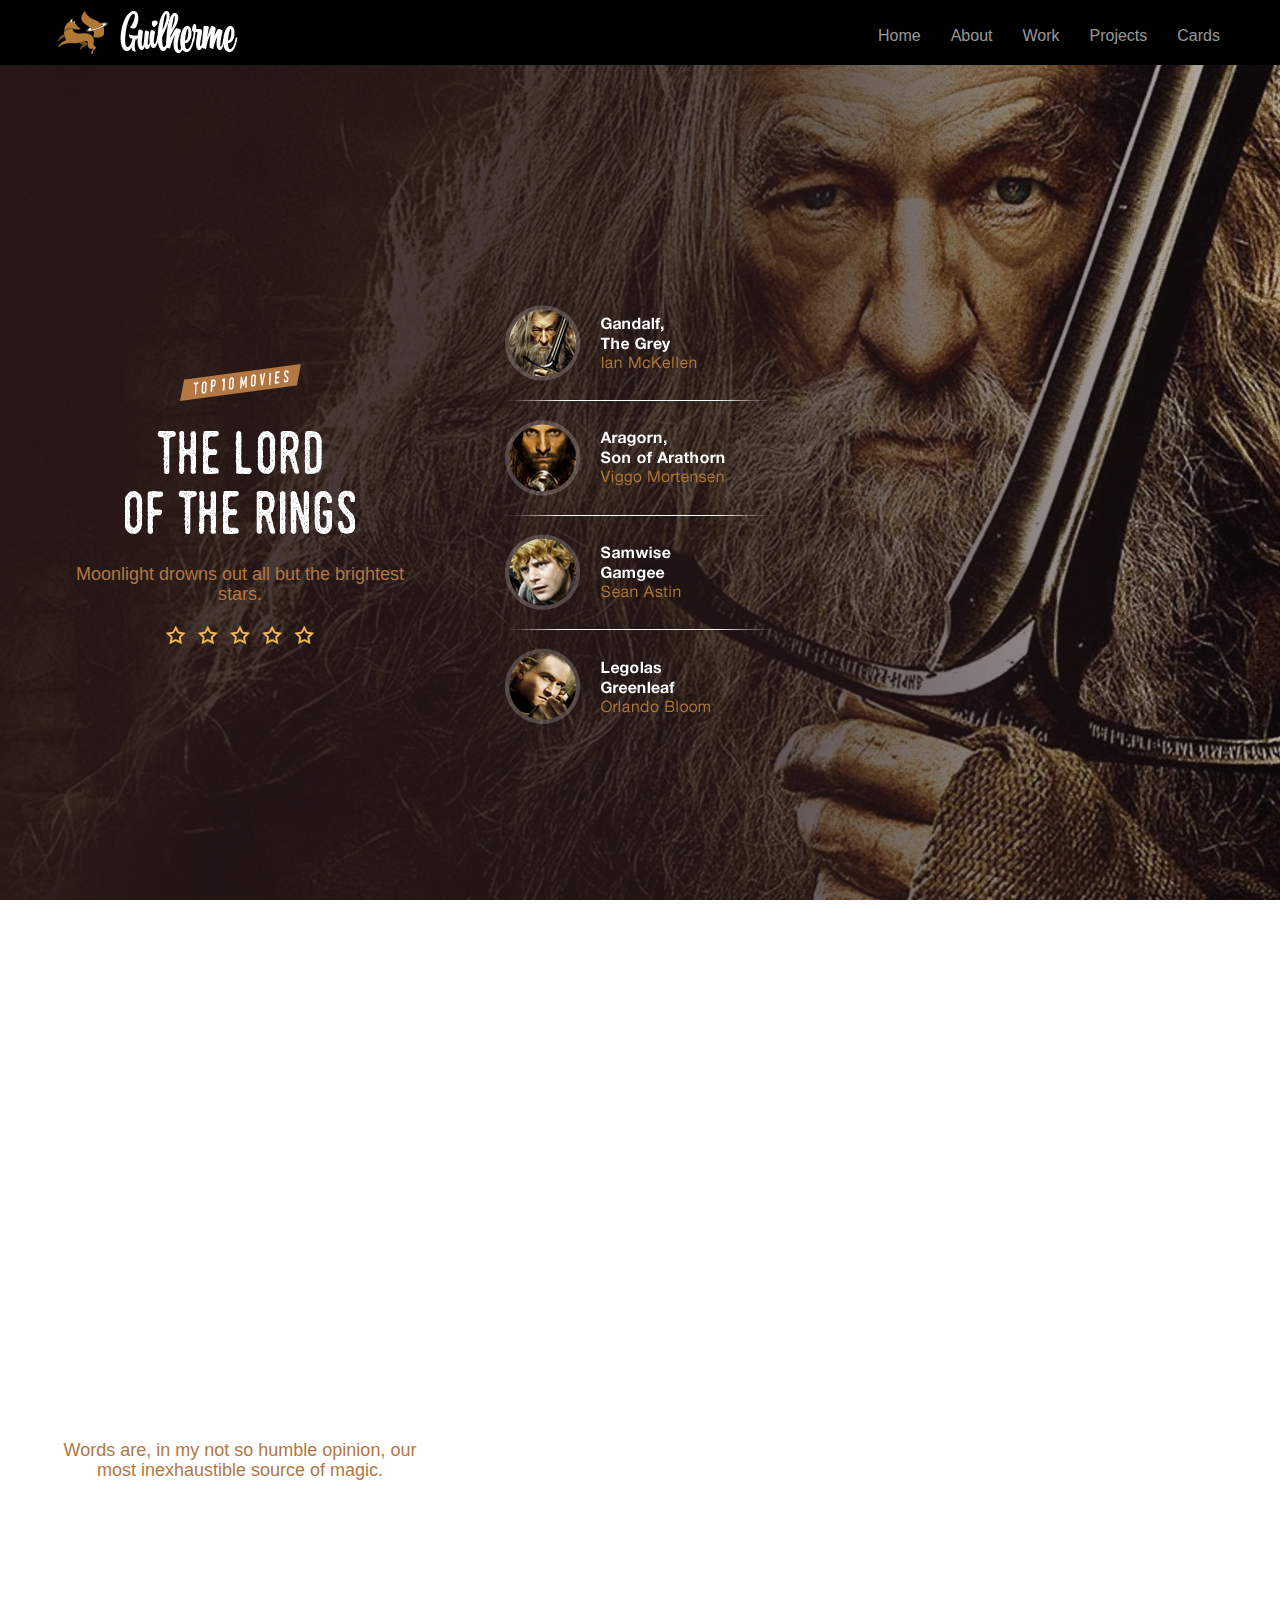
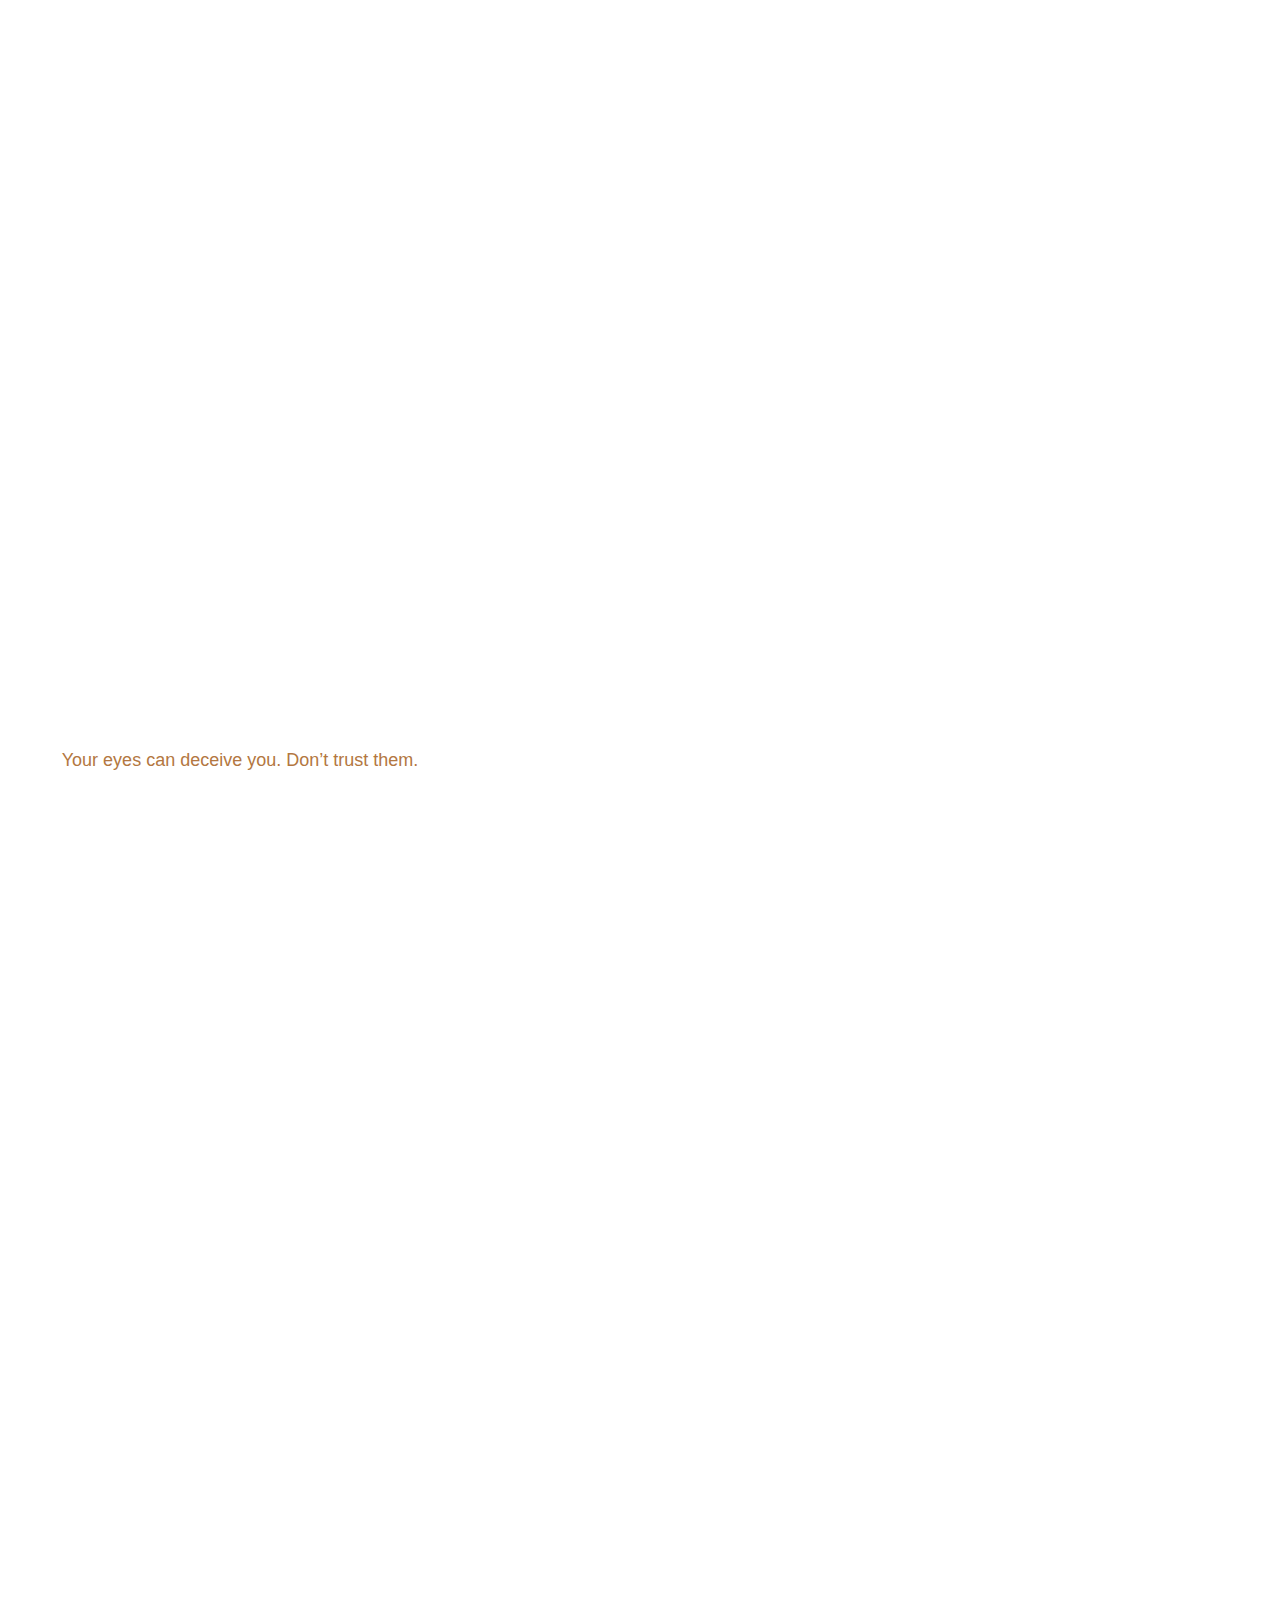
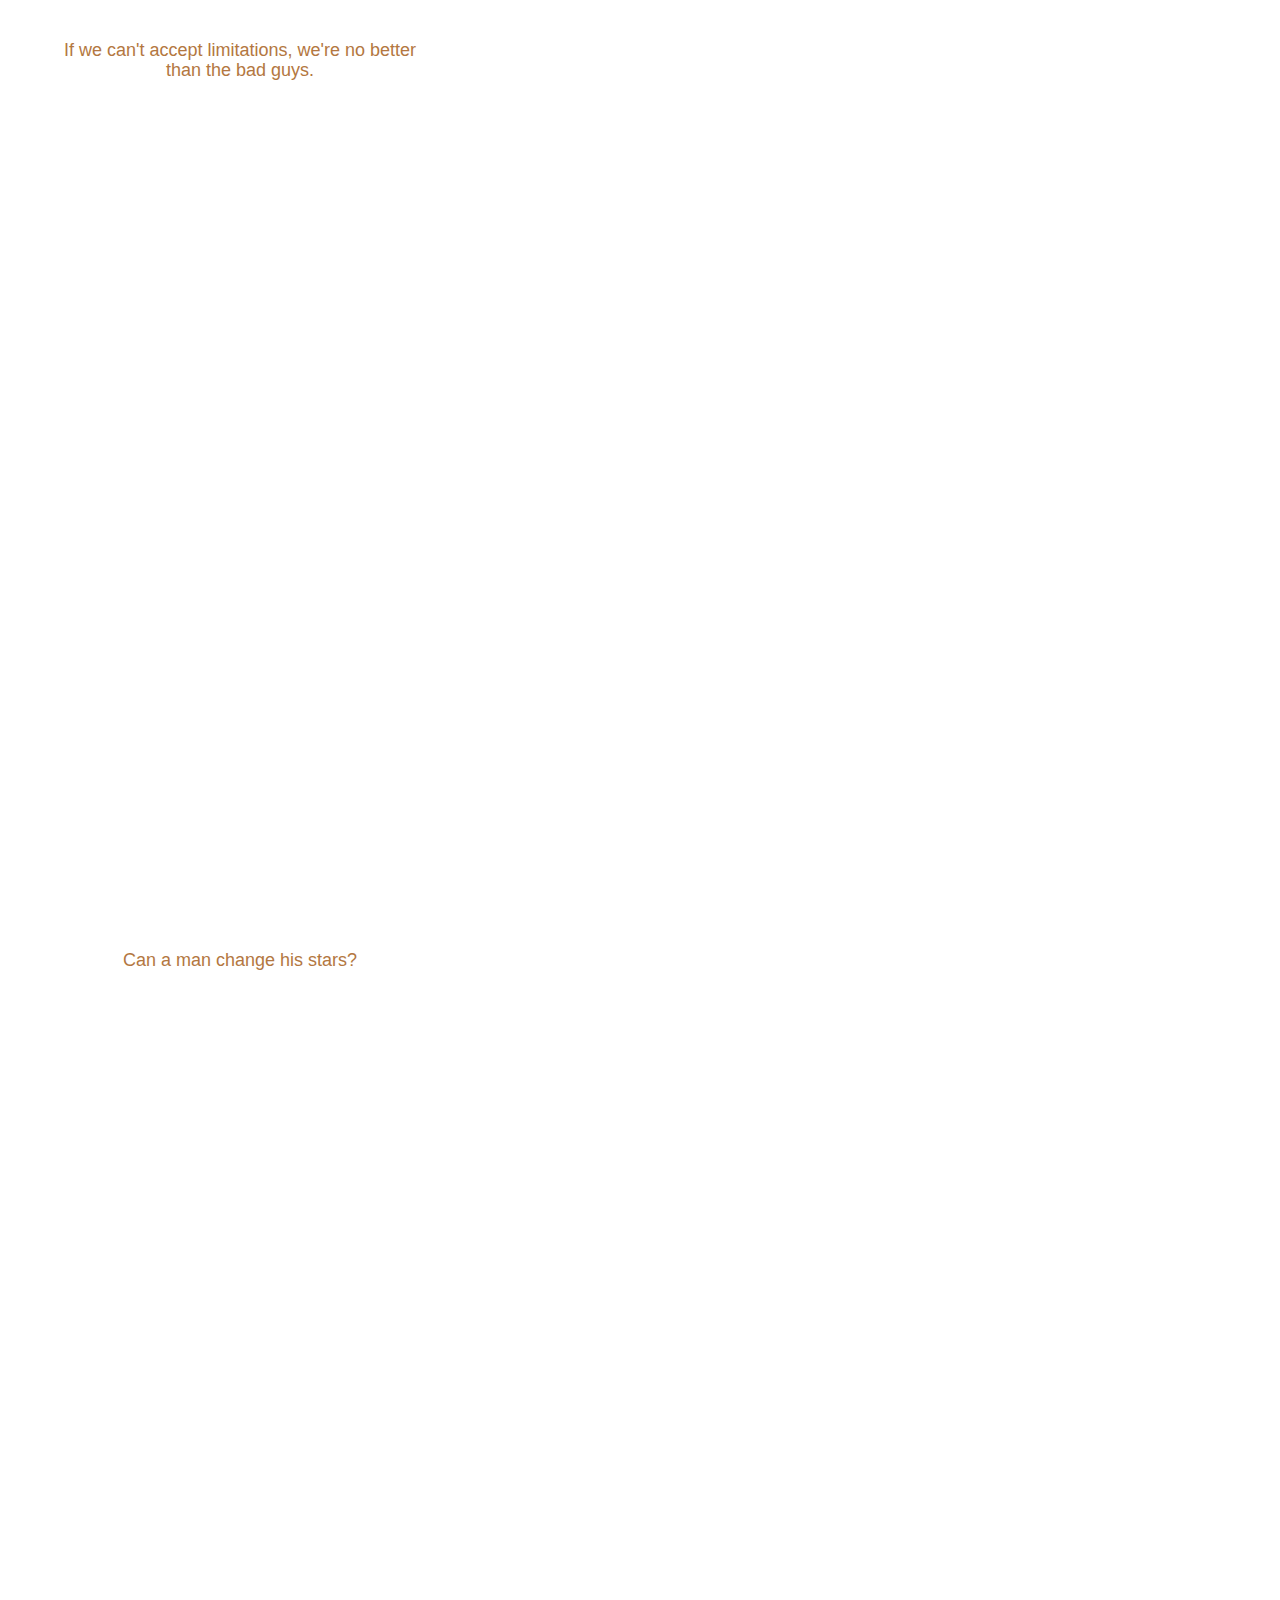
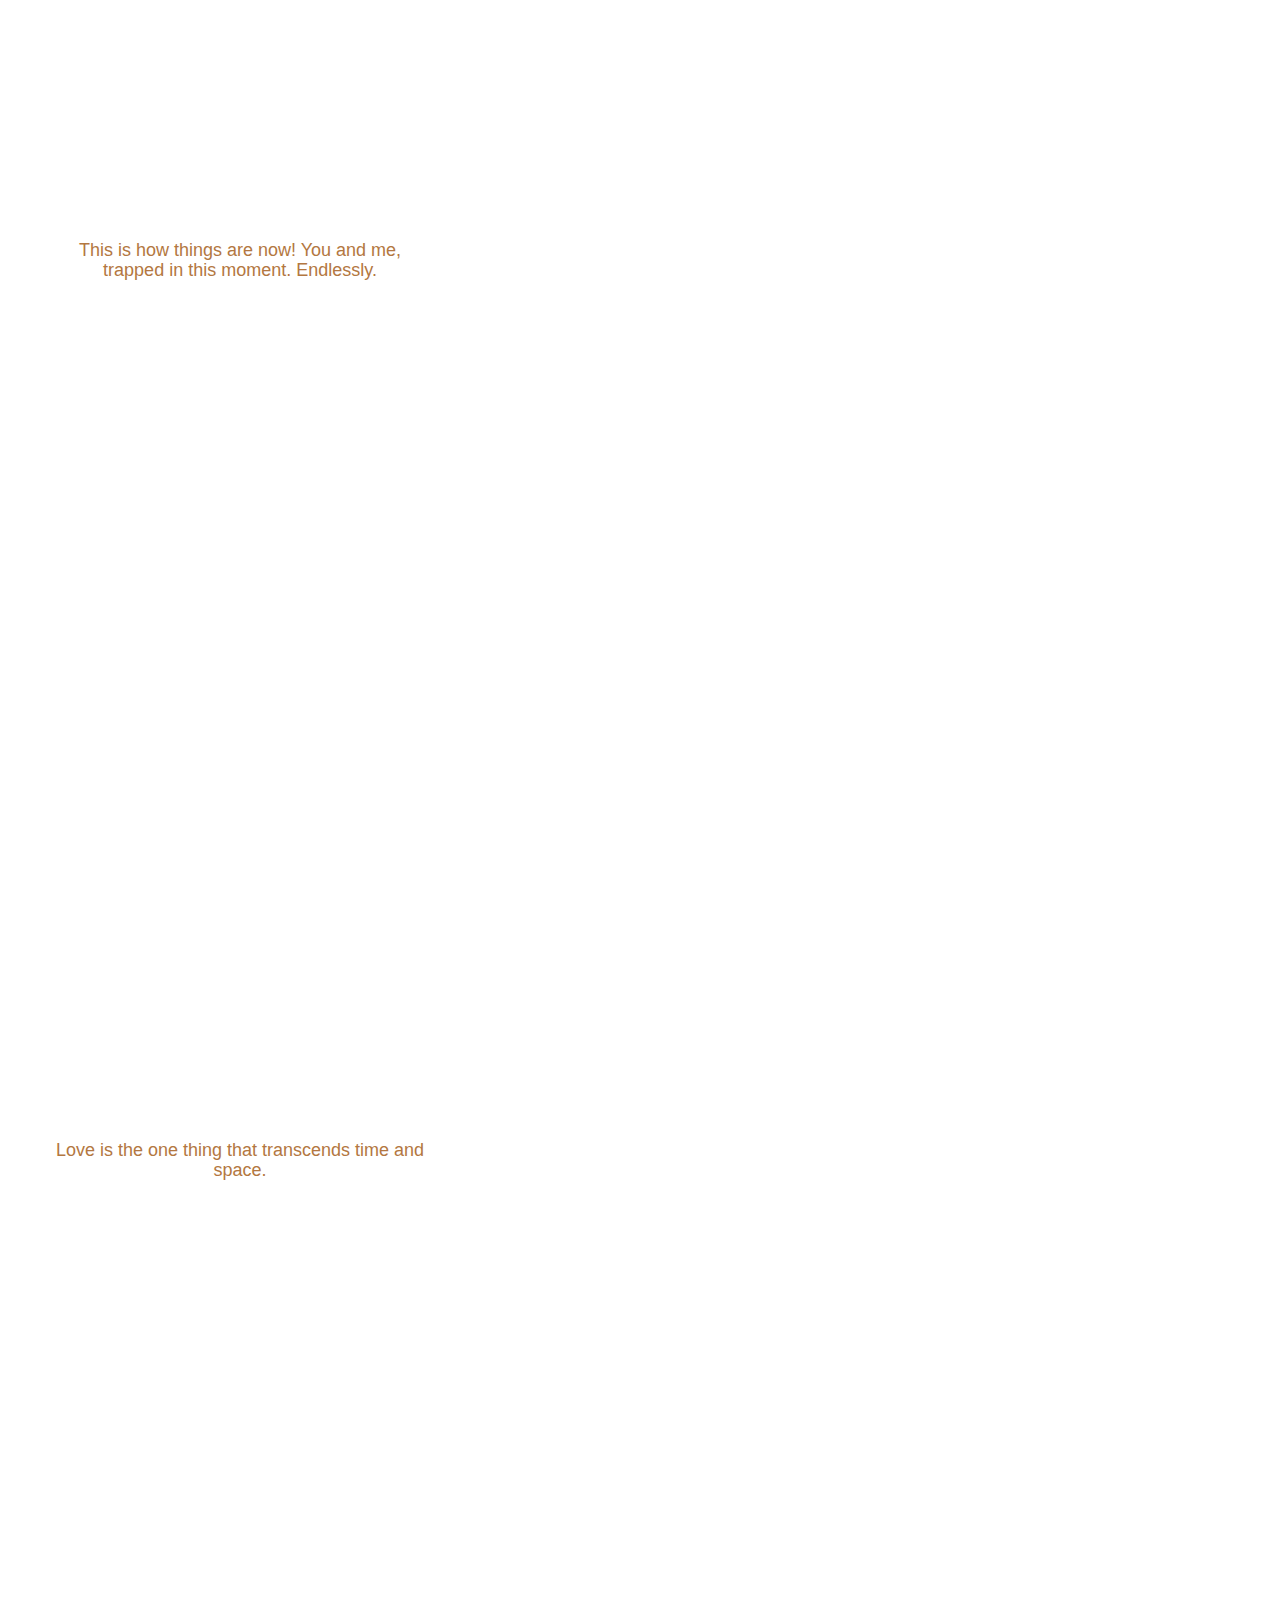
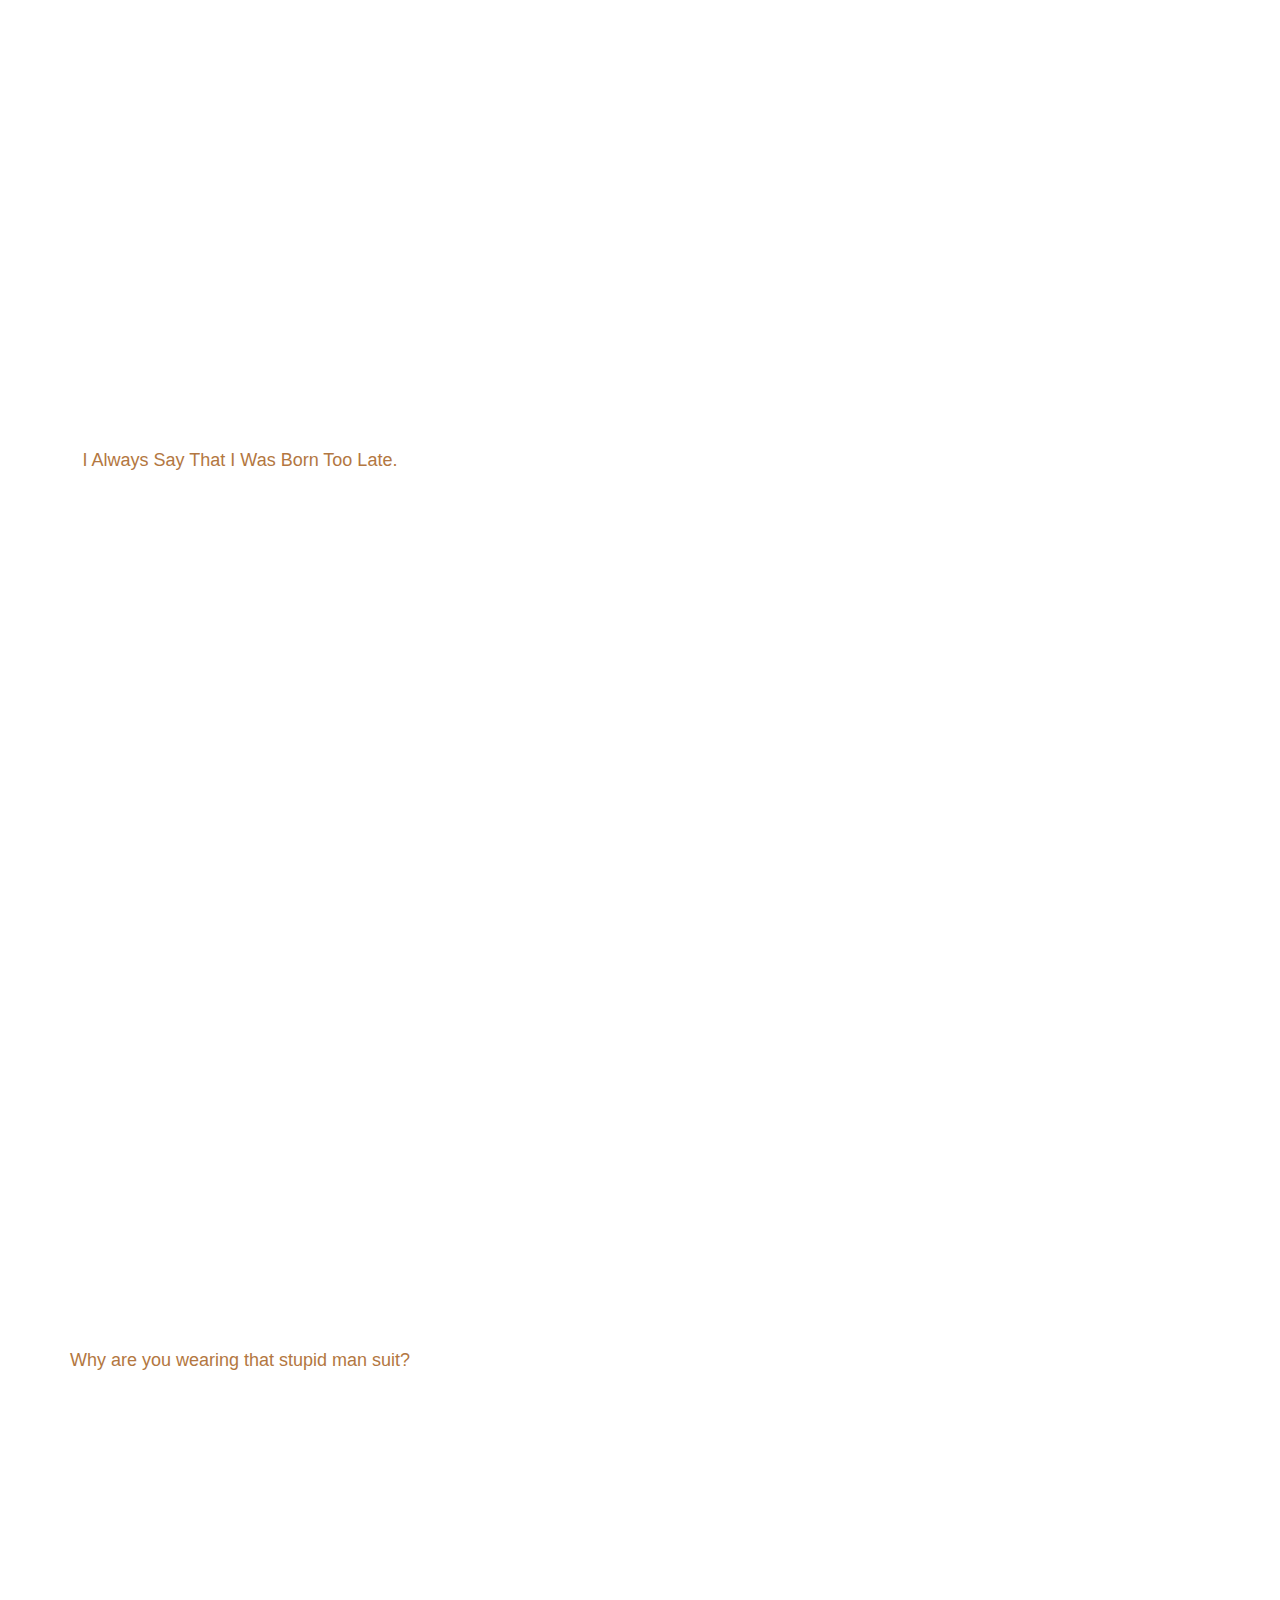
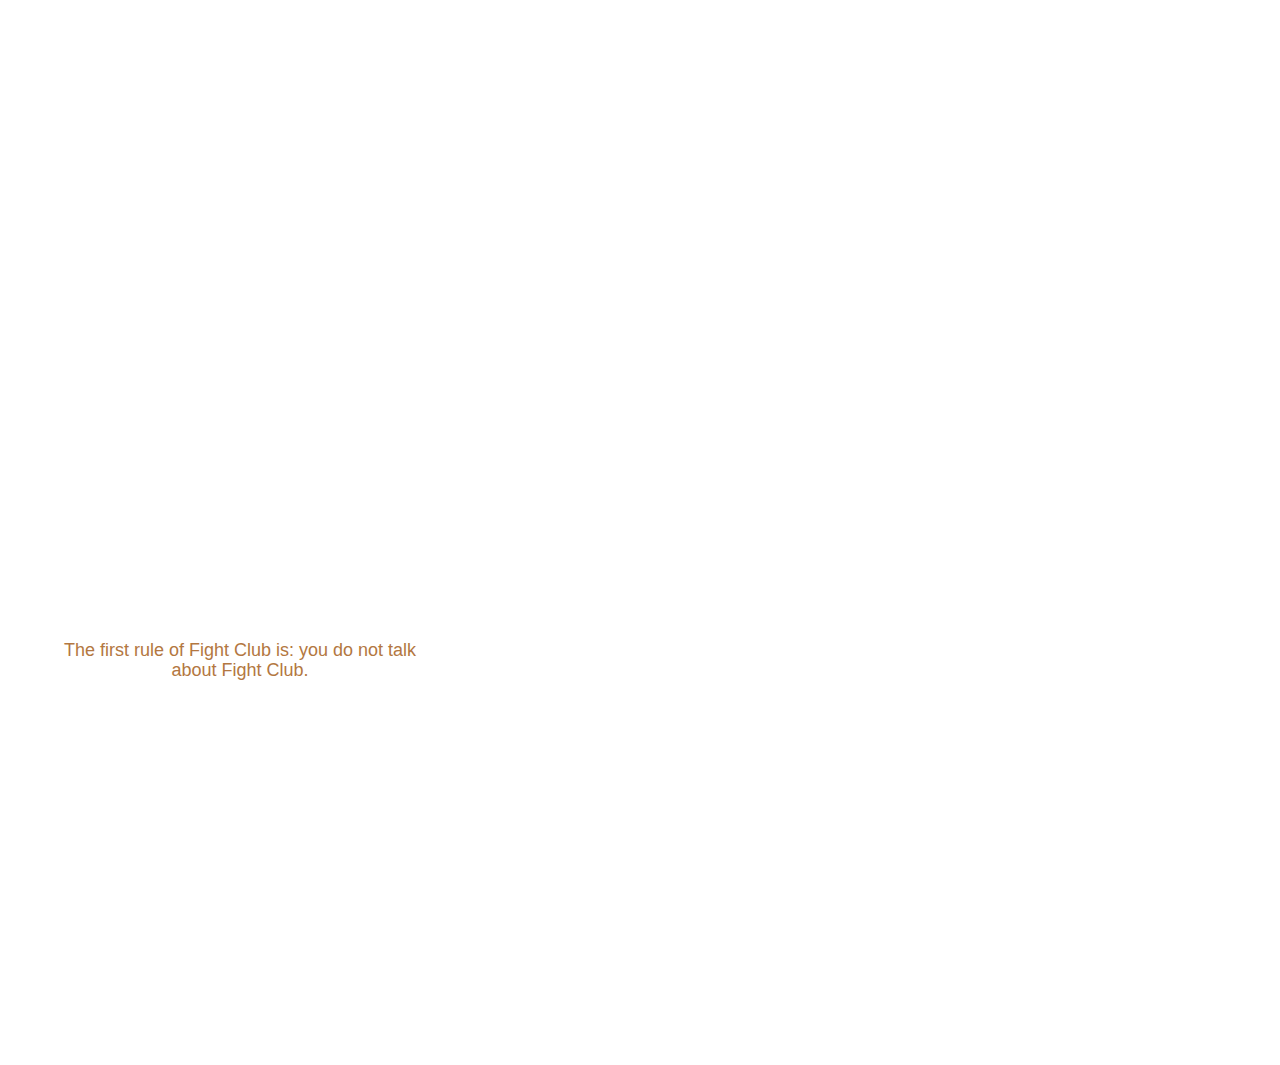
<file: movies.html>
<!doctype html><html><head> <meta charset="utf-8"> <meta name="keywords" content=""> <meta name="description" content=""> <meta name="viewport" content="width=device-width, initial-scale=1.0"> <link rel="shortcut icon" type="image/png" href="favicon.png"> <link rel="stylesheet" href="./css/bootstrap.min.css"><link rel="stylesheet" href="style.css"><link rel="stylesheet" href="./css/animate.min.css"><link rel="stylesheet" href="./css/font-awesome.min.css"> <script src="./js/jquery-2.1.0.min.js"></script><script src="./js/bootstrap.min.js"></script><script src="./js/blocs.min.js"></script><script src="./js/lazysizes.min.js" defer></script> <title>Movies</title> <!-- Google Analytics --> <!-- Google Analytics END --> </head><body><!-- Main container --><div class="page-container"> <!-- bloc-0 --><div class="bloc bgc-black d-bloc" id="bloc-0"><div class="container"><nav class="navbar row"><div class="navbar-header"><a class="navbar-brand" href="index.html"><img src="img/home_logo_long.png" alt="logo" class="lazyload" /></a><button id="nav-toggle" type="button" class="ui-navbar-toggle navbar-toggle" data-toggle="collapse" data-target=".navbar-1"><span class="sr-only">Toggle navigation</span><span class="icon-bar"></span><span class="icon-bar"></span><span class="icon-bar"></span></button></div><div class="collapse navbar-collapse navbar-1"><ul class="site-navigation nav navbar-nav"><li><a href="index.html">Home</a></li><li><a href="about.html">About</a></li><li></li><li><a href="work.html">Work</a></li><li><a href="projects.html">Projects</a></li><li><a href="cards.html">Cards</a></li></ul></div></nav></div></div><!-- bloc-0 END --><!-- bloc-5 --><div class="bloc bgc-white bg-bg-lord b-parallax bloc-fill-screen l-bloc" id="bloc-5"><div class="container"><div class="row"><div class="col-sm-4"><img src="img/lazyload-ph.png" data-src="img/ribbon_top_10_movies.png" class="img-responsive center-block mg-md animated flipInY animSpeedLazy top_10_down lazyload" /><img src="img/lazyload-ph.png" data-src="img/tittle_lord.png" class="img-responsive center-block mg-md animated fadeIn none animSpeedSlow lazyload" /><h4 class="mg-md text-center tc-copper">Moonlight drowns out all but the brightest stars.</h4><img src="img/lazyload-ph.png" data-src="img/five_stars.png" class="img-responsive center-block animated vanishIn animDelay04 mg-sm lazyload" /></div><div class="col-sm-4"><img src="img/lazyload-ph.png" data-src="img/fav_lord.png" class="img-responsive center-block none animated puffIn lazyload" /></div><div class="col-sm-4"></div></div></div></div><!-- bloc-5 END --><!-- bloc-6 --><div class="bloc bgc-white b-parallax bloc-fill-screen bg-bg-potter l-bloc" id="bloc-6"><div class="container"><div class="row"><div class="col-sm-4"><img src="img/lazyload-ph.png" data-src="img/ribbon_top_10_movies.png" class="img-responsive center-block mg-md animated flipInY animSpeedLazy top_10_down lazyload" /><img src="img/lazyload-ph.png" data-src="img/tittle_potter.png" class="img-responsive center-block mg-md animated fadeIn none animSpeedSlow lazyload" /><h4 class="mg-md text-center tc-copper">Words are, in my not so humble opinion, our most inexhaustible source of magic.</h4><img src="img/lazyload-ph.png" data-src="img/five_stars.png" class="img-responsive center-block animated vanishIn animDelay04 mg-sm lazyload" /></div><div class="col-sm-4"><img src="img/lazyload-ph.png" data-src="img/fav_potter.png" class="img-responsive center-block animated puffIn lazyload" /></div><div class="col-sm-4"></div></div></div></div><!-- bloc-6 END --><!-- bloc-7 --><div class="bloc bgc-white b-parallax bloc-fill-screen bg-bg-star l-bloc" id="bloc-7"><div class="container"><div class="row"><div class="col-sm-4"><img src="img/lazyload-ph.png" data-src="img/ribbon_top_10_movies.png" class="img-responsive center-block mg-md animated flipInY animSpeedLazy top_10_down lazyload" /><img src="img/lazyload-ph.png" data-src="img/tittle_star.png" class="img-responsive center-block mg-md animated fadeIn none animSpeedSlow lazyload" /><h4 class="mg-md text-center tc-copper">Your eyes can deceive you. Don&rsquo;t trust them.<br></h4><img src="img/lazyload-ph.png" data-src="img/five_stars.png" class="img-responsive center-block animated vanishIn animDelay04 mg-sm lazyload" /></div><div class="col-sm-4"><img src="img/lazyload-ph.png" data-src="img/fav_star.png" class="img-responsive center-block animated puffIn lazyload" /></div><div class="col-sm-4"></div></div></div></div><!-- bloc-7 END --><!-- bloc-8 --><div class="bloc bgc-white b-parallax bloc-fill-screen bg-bg-civil l-bloc" id="bloc-8"><div class="container"><div class="row"><div class="col-sm-4"><img src="img/lazyload-ph.png" data-src="img/ribbon_top_10_movies.png" class="img-responsive center-block mg-md animated flipInY animSpeedLazy top_10_down lazyload" /><img src="img/lazyload-ph.png" data-src="img/tittle_civil.png" class="img-responsive center-block mg-md animated fadeIn none animSpeedSlow lazyload" /><h4 class="mg-md text-center tc-copper">If we can't accept limitations, we're no better than the bad guys.<br></h4><img src="img/lazyload-ph.png" data-src="img/five_stars.png" class="img-responsive center-block animated vanishIn animDelay04 mg-sm lazyload" /></div><div class="col-sm-4"><img src="img/lazyload-ph.png" data-src="img/fav_civil.png" class="img-responsive center-block animated puffIn lazyload" /></div><div class="col-sm-4"></div></div></div></div><!-- bloc-8 END --><!-- bloc-9 --><div class="bloc bgc-white b-parallax bloc-fill-screen bg-bg-knight l-bloc" id="bloc-9"><div class="container"><div class="row"><div class="col-sm-4"><img src="img/lazyload-ph.png" data-src="img/ribbon_top_10_movies.png" class="img-responsive center-block mg-md animated flipInY animSpeedLazy top_10_down lazyload" /><img src="img/lazyload-ph.png" data-src="img/tittle_knight.png" class="img-responsive center-block mg-md animated fadeIn none animSpeedSlow lazyload" /><h4 class="mg-md text-center tc-copper">Can a man change his stars?<br></h4><img src="img/lazyload-ph.png" data-src="img/five_stars.png" class="img-responsive center-block animated vanishIn animDelay04 mg-sm lazyload" /></div><div class="col-sm-4"><img src="img/lazyload-ph.png" data-src="img/fav_knight.png" class="img-responsive center-block animated puffIn lazyload" /></div><div class="col-sm-4"></div></div></div></div><!-- bloc-9 END --><!-- bloc-10 --><div class="bloc bgc-white b-parallax bloc-fill-screen bg-bg-doctor l-bloc" id="bloc-10"><div class="container"><div class="row"><div class="col-sm-4"><img src="img/lazyload-ph.png" data-src="img/ribbon_top_10_movies.png" class="img-responsive center-block mg-md animated flipInY animSpeedLazy top_10_down lazyload" /><img src="img/lazyload-ph.png" data-src="img/tittle_doctor2.png" class="img-responsive center-block mg-md animated fadeIn none animSpeedSlow lazyload" /><h4 class="mg-md text-center tc-copper">This is how things are now! You and me, trapped in this moment. Endlessly.<br></h4><img src="img/lazyload-ph.png" data-src="img/five_stars.png" class="img-responsive center-block animated vanishIn animDelay04 mg-sm lazyload" /></div><div class="col-sm-4"><img src="img/lazyload-ph.png" data-src="img/fav_doctor.png" class="img-responsive center-block animated puffIn lazyload" /></div><div class="col-sm-4"></div></div></div></div><!-- bloc-10 END --><!-- bloc-11 --><div class="bloc bgc-white b-parallax bloc-fill-screen bg-bg-inter l-bloc" id="bloc-11"><div class="container"><div class="row"><div class="col-sm-4"><img src="img/lazyload-ph.png" data-src="img/ribbon_top_10_movies.png" class="img-responsive center-block mg-md animated flipInY animSpeedLazy top_10_down lazyload" /><img src="img/lazyload-ph.png" data-src="img/tittle_inter2.png" class="img-responsive center-block mg-md animated fadeIn none animSpeedSlow lazyload" /><h4 class="mg-md text-center tc-copper">Love is the one thing that transcends time and space.<br></h4><img src="img/lazyload-ph.png" data-src="img/five_stars.png" class="img-responsive center-block animated vanishIn animDelay04 mg-sm lazyload" /></div><div class="col-sm-4"><img src="img/lazyload-ph.png" data-src="img/fav_inter.png" class="img-responsive center-block animated puffIn lazyload" /></div><div class="col-sm-4"></div></div></div></div><!-- bloc-11 END --><!-- bloc-12 --><div class="bloc bgc-white b-parallax bloc-fill-screen bg-bg-paris l-bloc" id="bloc-12"><div class="container"><div class="row"><div class="col-sm-4"><img src="img/lazyload-ph.png" data-src="img/ribbon_top_10_movies.png" class="img-responsive center-block mg-md animated flipInY animSpeedLazy top_10_down lazyload" /><img src="img/lazyload-ph.png" data-src="img/tittle_paris.png" class="img-responsive center-block mg-md animated fadeIn none animSpeedSlow lazyload" /><h4 class="mg-md text-center tc-copper">I Always Say That I Was Born Too Late.<br></h4><img src="img/lazyload-ph.png" data-src="img/five_stars.png" class="img-responsive center-block animated vanishIn animDelay04 mg-sm lazyload" /></div><div class="col-sm-4"><img src="img/lazyload-ph.png" data-src="img/fav_paris.png" class="img-responsive center-block animated puffIn lazyload" /></div><div class="col-sm-4"></div></div></div></div><!-- bloc-12 END --><!-- bloc-13 --><div class="bloc bgc-white b-parallax bloc-fill-screen bg-bg-darko l-bloc" id="bloc-13"><div class="container"><div class="row"><div class="col-sm-4"><img src="img/lazyload-ph.png" data-src="img/ribbon_top_10_movies.png" class="img-responsive center-block mg-md animated flipInY animSpeedLazy top_10_down lazyload" /><img src="img/lazyload-ph.png" data-src="img/tittle_darko2.png" class="img-responsive center-block mg-md animated fadeIn none animSpeedSlow lazyload" /><h4 class="mg-md text-center tc-copper">Why are you wearing that stupid man suit?<br></h4><img src="img/lazyload-ph.png" data-src="img/five_stars.png" class="img-responsive center-block animated vanishIn animDelay04 mg-sm lazyload" /></div><div class="col-sm-4"><img src="img/lazyload-ph.png" data-src="img/fav_darko.png" class="img-responsive center-block animated puffIn lazyload" /></div><div class="col-sm-4"></div></div></div></div><!-- bloc-13 END --><!-- bloc-14 --><div class="bloc bgc-white b-parallax bloc-fill-screen bg-bg-club l-bloc" id="bloc-14"><div class="container"><div class="row"><div class="col-sm-4"><img src="img/lazyload-ph.png" data-src="img/ribbon_top_10_movies.png" class="img-responsive center-block mg-md animated flipInY animSpeedLazy top_10_down lazyload" /><img src="img/lazyload-ph.png" data-src="img/tittle_club2.png" class="img-responsive center-block mg-md animated fadeIn none animSpeedSlow lazyload" /><h4 class="mg-md text-center tc-copper">The first rule of Fight Club is: you do not talk about Fight Club.<br></h4><img src="img/lazyload-ph.png" data-src="img/five_stars.png" class="img-responsive center-block animated vanishIn animDelay04 mg-sm lazyload" /></div><div class="col-sm-4"><img src="img/lazyload-ph.png" data-src="img/fav_club.png" class="img-responsive center-block animated puffIn lazyload" /></div><div class="col-sm-4"></div></div></div></div><!-- bloc-14 END --><!-- ScrollToTop Button --><a class="bloc-button btn btn-d scrollToTop" onclick="scrollToTarget('1')"><span class="fa fa-chevron-up"></span></a><!-- ScrollToTop Button END--></div><!-- Main container END --> </body></html>
</file>
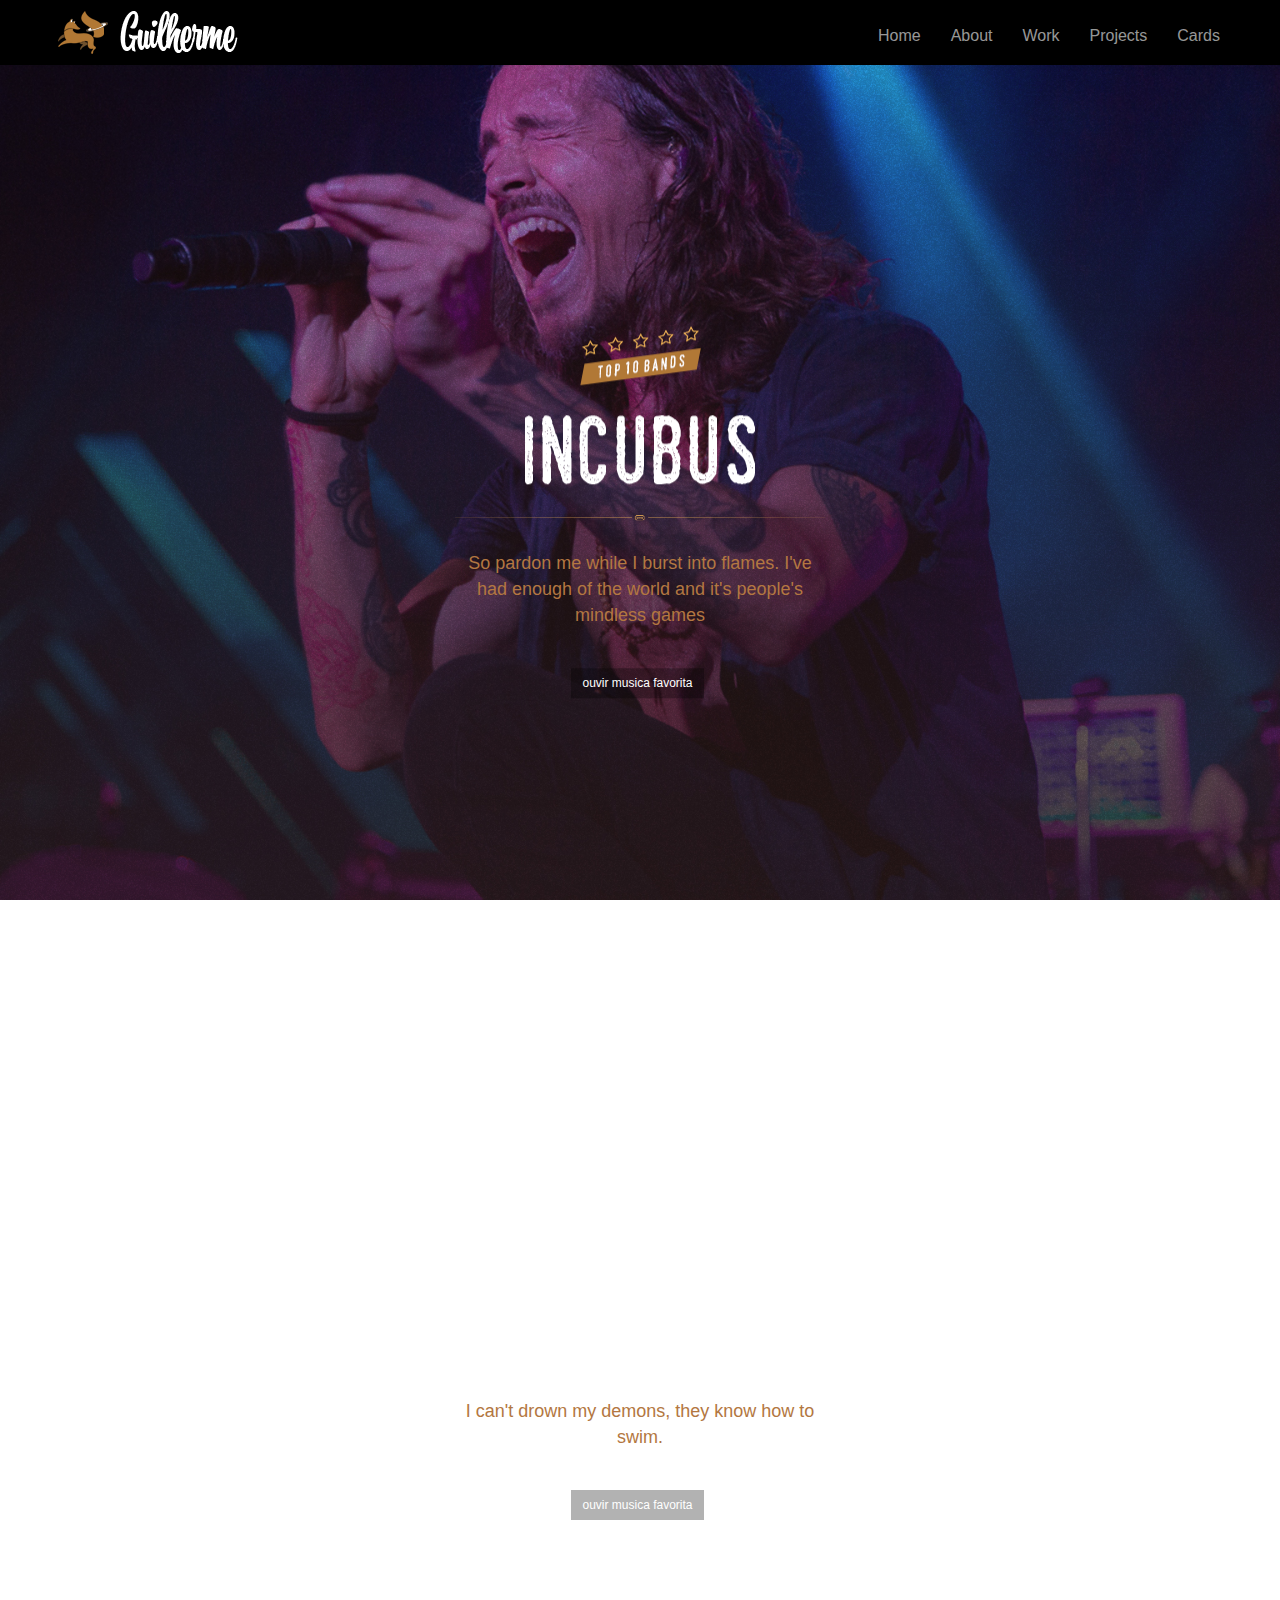
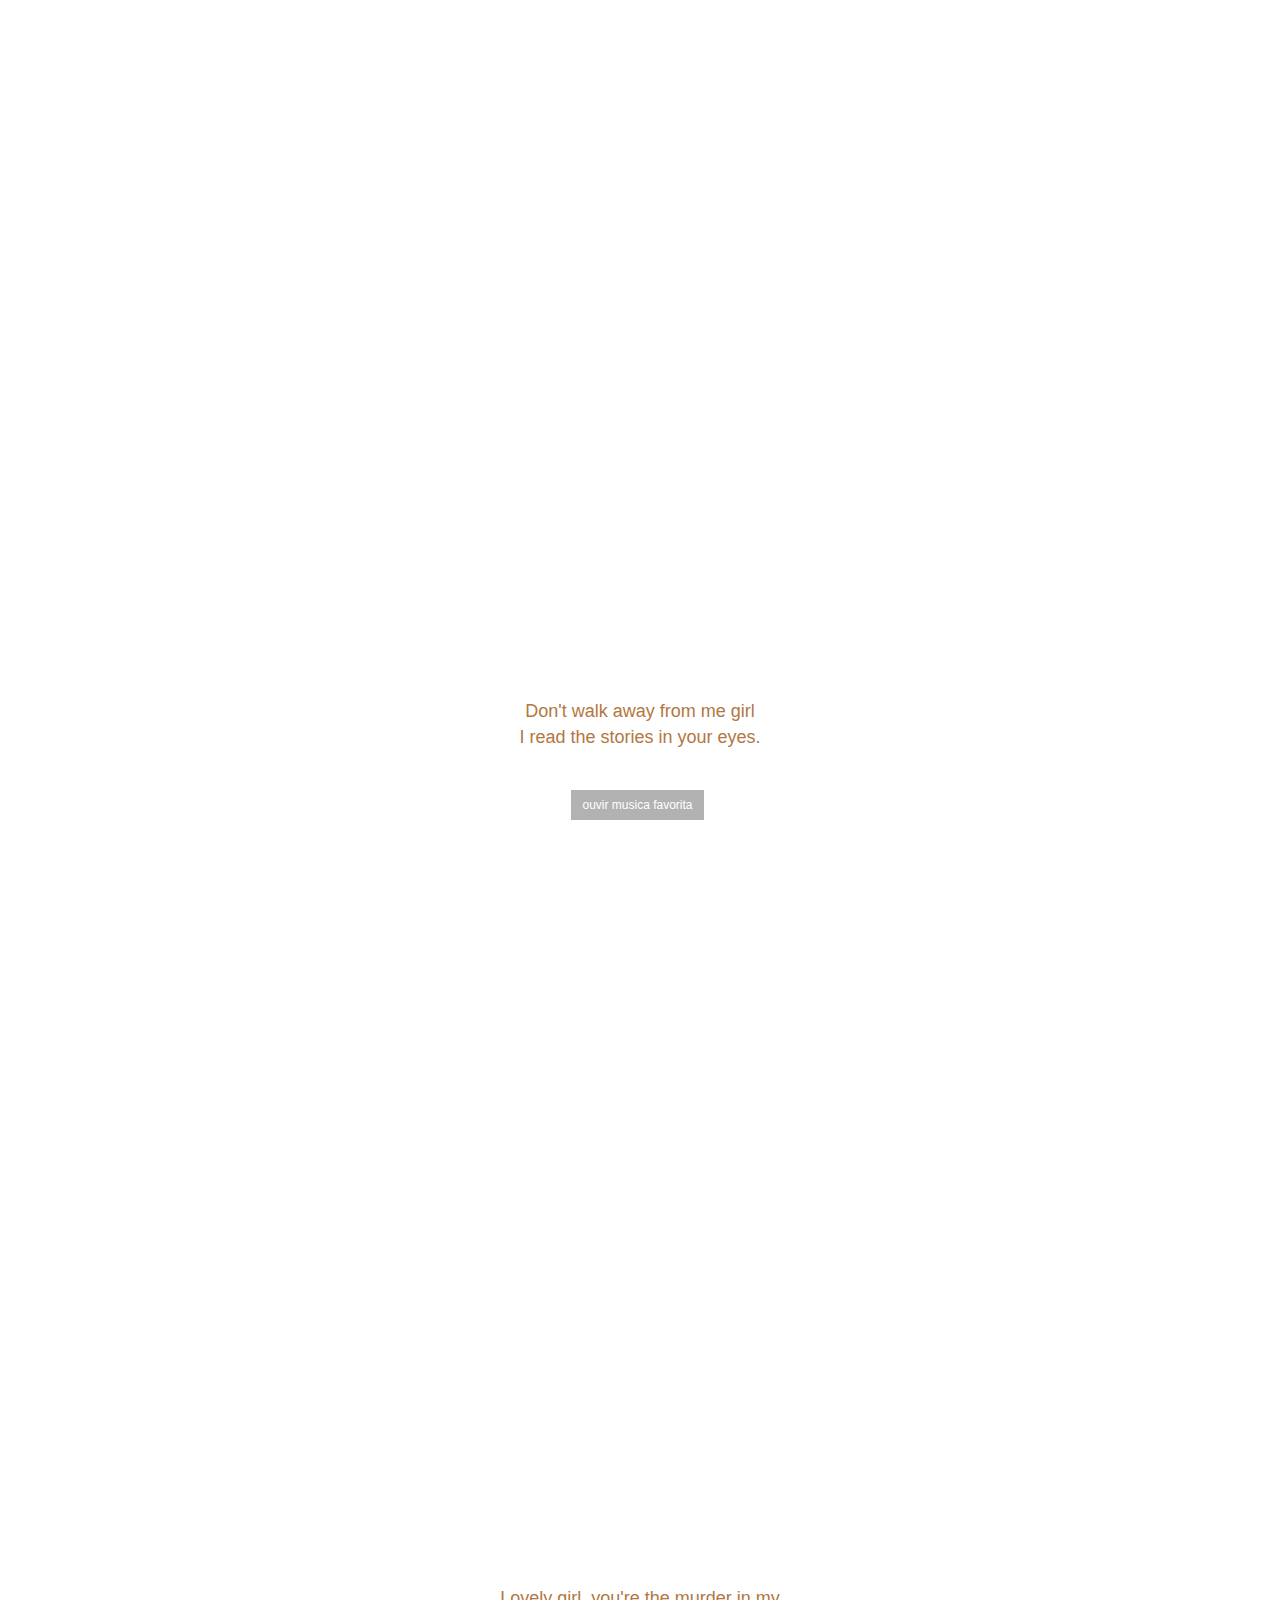
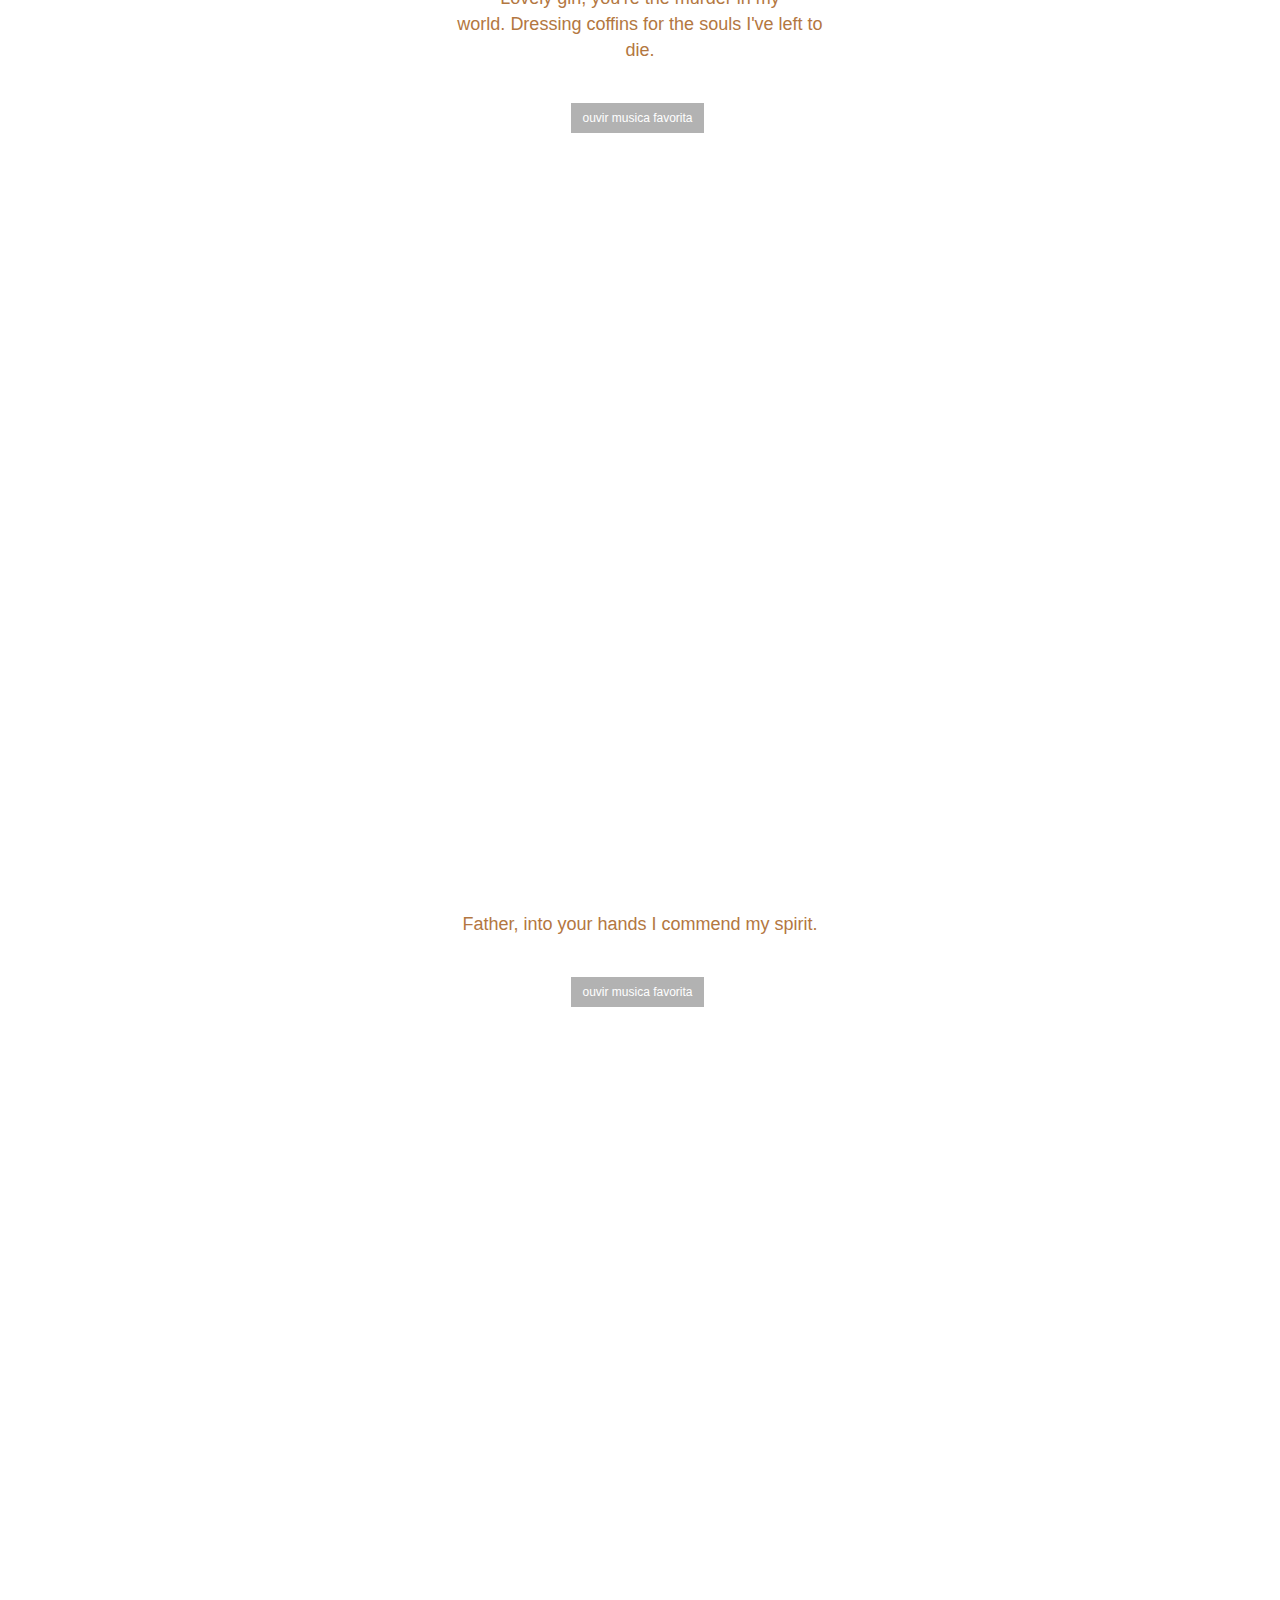
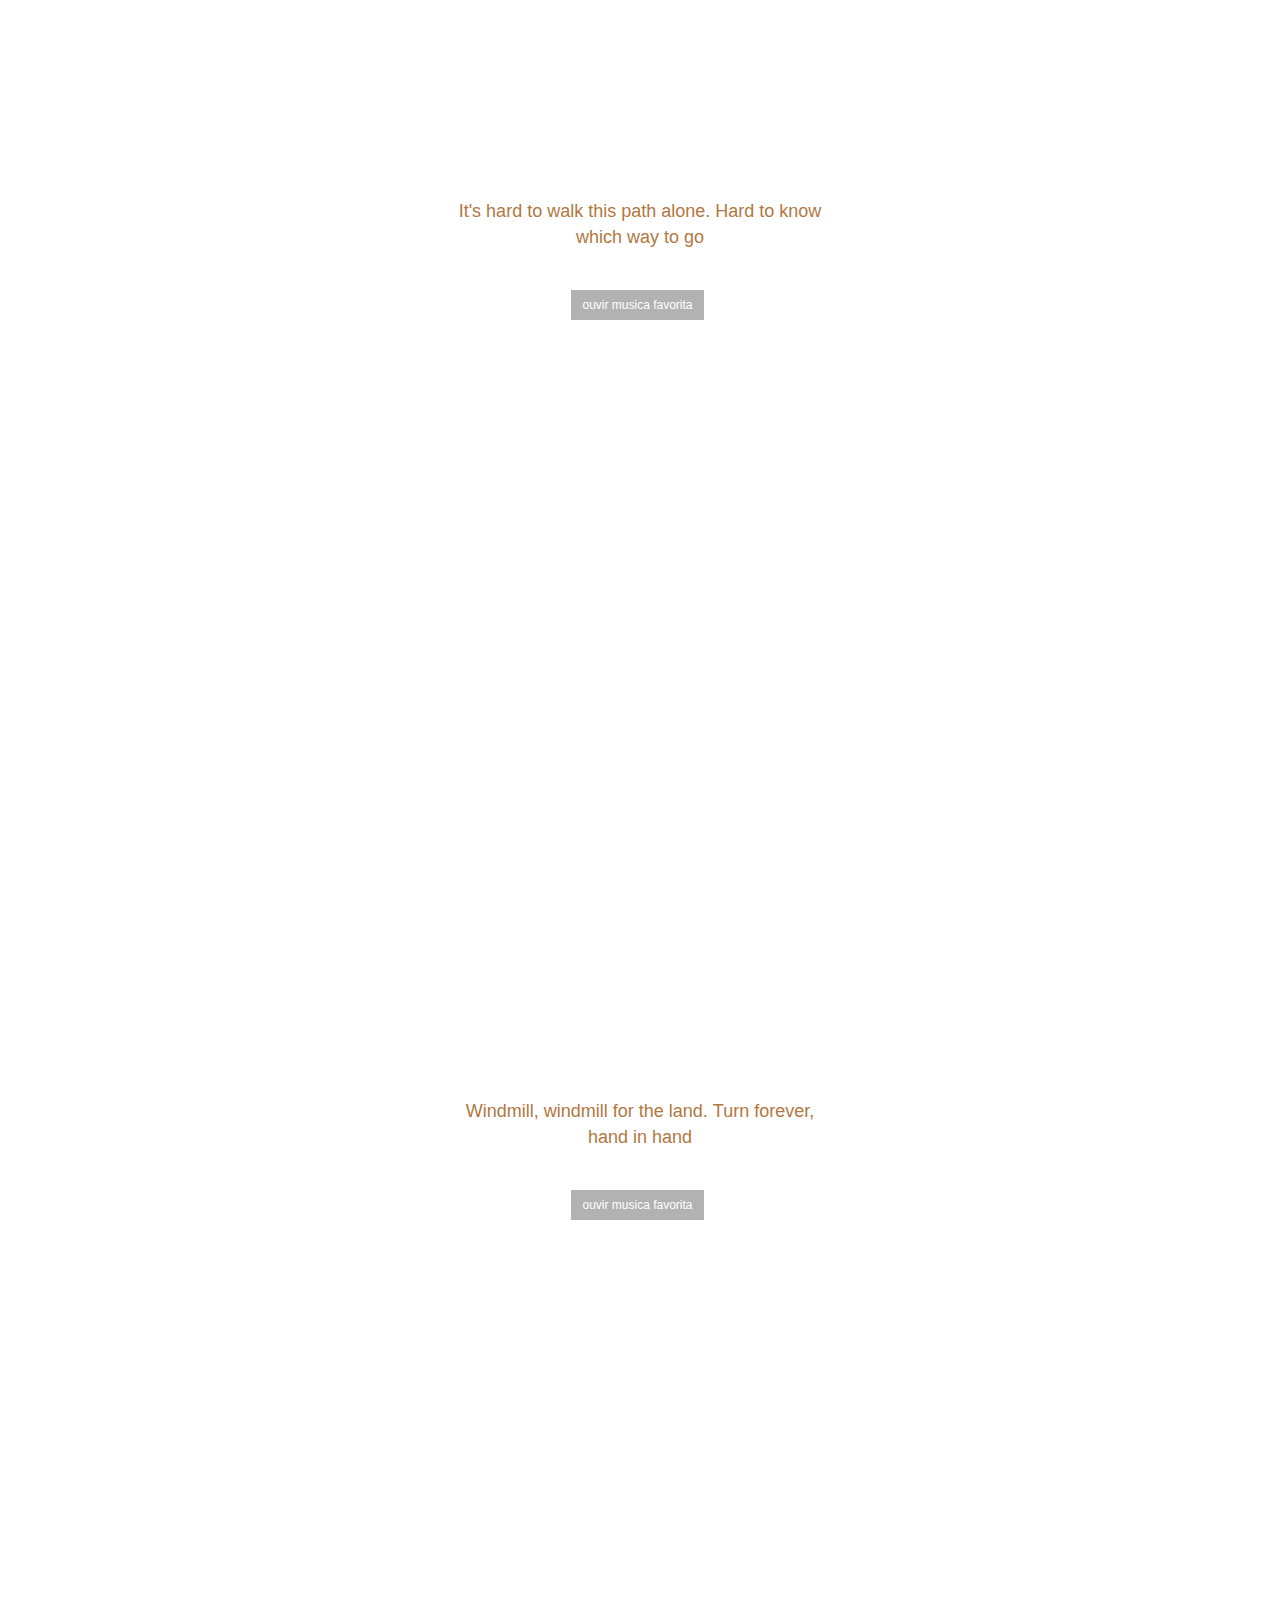
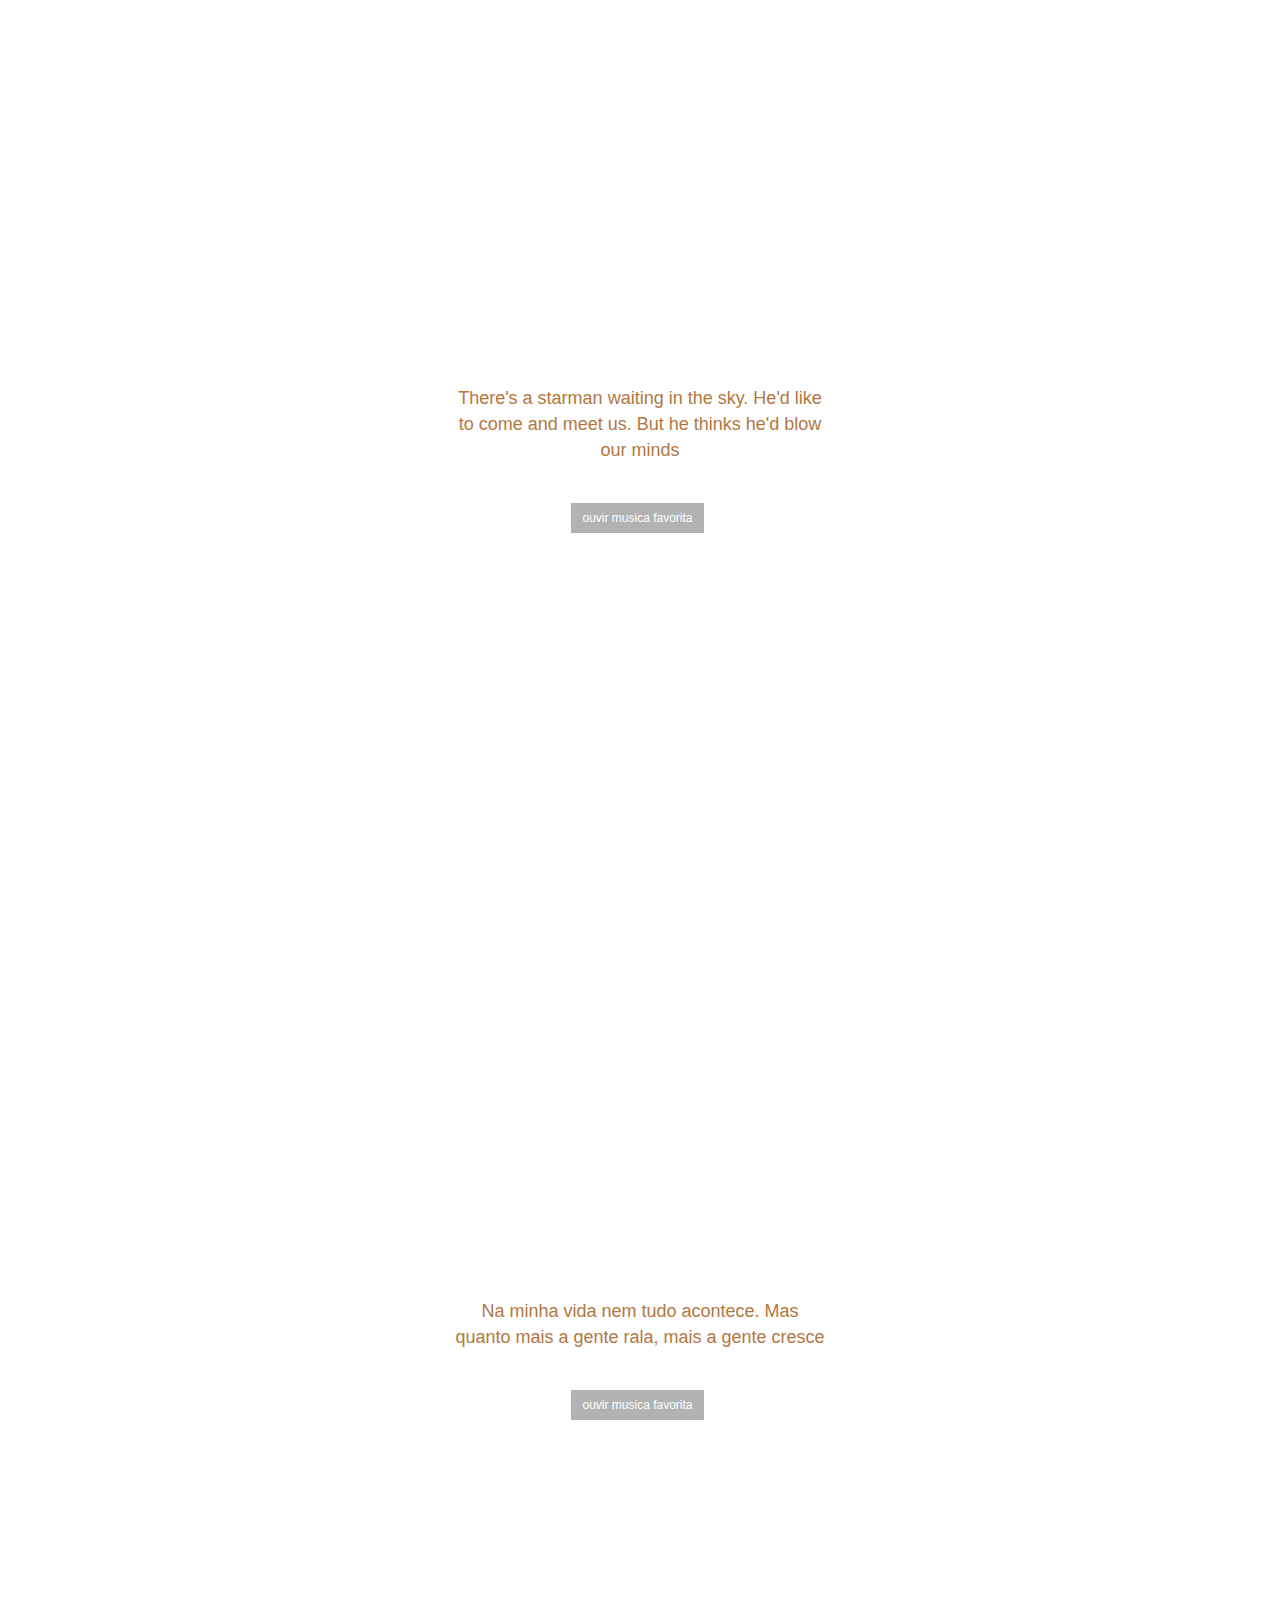
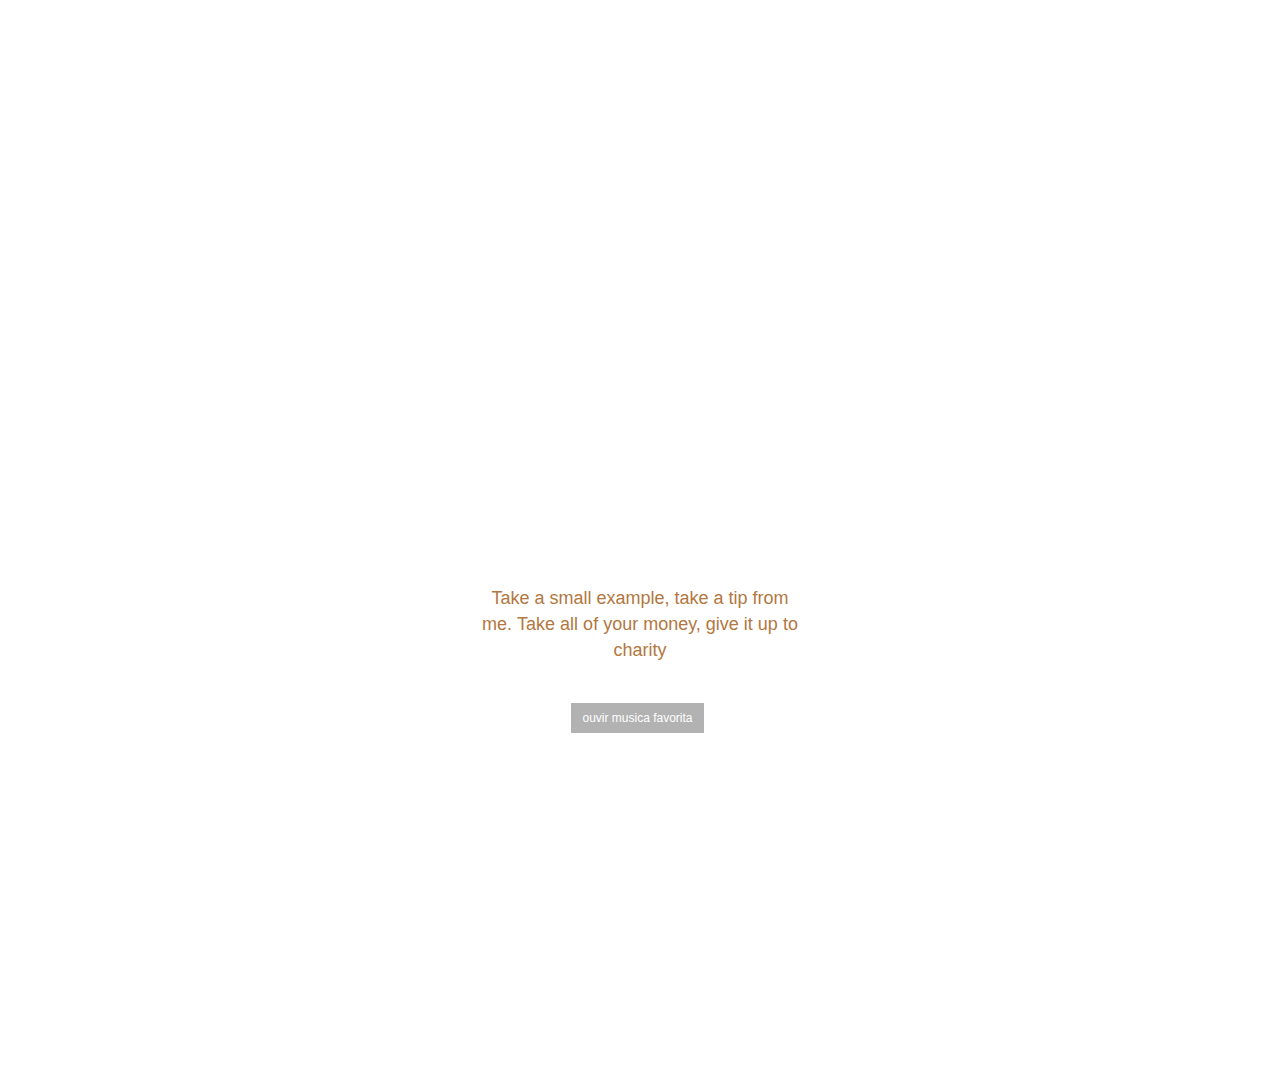
<file: music.html>
<!doctype html><html><head> <meta charset="utf-8"> <meta name="keywords" content=""> <meta name="description" content=""> <meta name="viewport" content="width=device-width, initial-scale=1.0"> <link rel="shortcut icon" type="image/png" href="favicon.png"> <link rel="stylesheet" href="./css/bootstrap.min.css"><link rel="stylesheet" href="style.css"><link rel="stylesheet" href="./css/animate.min.css"><link rel="stylesheet" href="./css/font-awesome.min.css"> <script src="./js/jquery-2.1.0.min.js"></script><script src="./js/bootstrap.min.js"></script><script src="./js/blocs.min.js"></script><script src="./js/lazysizes.min.js" defer></script> <title>Music</title> <!-- Google Analytics --> <!-- Google Analytics END --> </head><body><!-- Main container --><div class="page-container"> <!-- bloc-0 --><div class="bloc bgc-black d-bloc" id="bloc-0"><div class="container"><nav class="navbar row"><div class="navbar-header"><a class="navbar-brand" href="index.html"><img src="img/home_logo_long.png" alt="logo" class="lazyload" /></a><button id="nav-toggle" type="button" class="ui-navbar-toggle navbar-toggle" data-toggle="collapse" data-target=".navbar-1"><span class="sr-only">Toggle navigation</span><span class="icon-bar"></span><span class="icon-bar"></span><span class="icon-bar"></span></button></div><div class="collapse navbar-collapse navbar-1"><ul class="site-navigation nav navbar-nav"><li><a href="index.html">Home</a></li><li><a href="about.html">About</a></li><li></li><li><a href="work.html">Work</a></li><li><a href="projects.html">Projects</a></li><li><a href="cards.html">Cards</a></li></ul></div></nav></div></div><!-- bloc-0 END --><!-- bloc-35 --><div class="bloc bgc-white bg-bg-inc b-parallax bloc-fill-screen l-bloc" id="bloc-35"><div class="container"><div class="row"><div class="col-sm-4"></div><div class="col-sm-4"><img src="img/lazyload-ph.png" data-src="img/ribbon_top_10_bands.png" class="img-responsive center-block mg-md animated zoomIn animSpeedLazy lazyload" /><img src="img/lazyload-ph.png" data-src="img/tittle_inc.png" class="img-responsive center-block mg-md animated zoomIn lazyload" /><img src="img/lazyload-ph.png" data-src="img/music_divisor.png" class="img-responsive center-block mg-md animated rotateIn lazyload" /><h4 class="text-center tc-copper-2 mg-lg ">So pardon me while I burst into flames.&nbsp;I've had enough of the world and it's people's mindless games<br></h4><div class="text-center"><a href="index.html" class="btn btn-d btn-sq btn-sm">ouvir musica favorita</a></div></div><div class="col-sm-4"></div></div></div></div><!-- bloc-35 END --><!-- bloc-36 --><div class="bloc bgc-white b-parallax bloc-fill-screen bg-bg-bmth2 l-bloc" id="bloc-36"><div class="container"><div class="row"><div class="col-sm-4"></div><div class="col-sm-4"><img src="img/lazyload-ph.png" data-src="img/ribbon_top_10_bands.png" class="img-responsive center-block mg-md animated zoomIn animSpeedLazy lazyload" /><img src="img/lazyload-ph.png" data-src="img/tittle_bmth.png" class="img-responsive center-block mg-md animated zoomIn lazyload" /><img src="img/lazyload-ph.png" data-src="img/music_divisor.png" class="img-responsive center-block mg-md animated rotateIn lazyload" /><h4 class="text-center tc-copper-2 mg-lg ">I can't drown my demons, they know how to swim.<br></h4><div class="text-center"><a href="index.html" class="btn btn-d btn-sq btn-sm">ouvir musica favorita</a></div></div><div class="col-sm-4"></div></div></div></div><!-- bloc-36 END --><!-- bloc-37 --><div class="bloc bgc-white b-parallax bloc-fill-screen bg-bg-jam l-bloc" id="bloc-37"><div class="container"><div class="row"><div class="col-sm-4"></div><div class="col-sm-4"><img src="img/lazyload-ph.png" data-src="img/ribbon_top_10_bands.png" class="img-responsive center-block mg-md animated zoomIn animSpeedLazy lazyload" /><img src="img/lazyload-ph.png" data-src="img/tittle_jam.png" class="img-responsive center-block mg-md animated zoomIn lazyload" /><img src="img/lazyload-ph.png" data-src="img/music_divisor.png" class="img-responsive center-block mg-md animated rotateIn lazyload" /><h4 class="text-center tc-copper-2 mg-lg ">Don't walk away from me girl<br>I read the stories in your eyes.<br></h4><div class="text-center"><a href="index.html" class="btn btn-d btn-sq btn-sm">ouvir musica favorita</a></div></div><div class="col-sm-4"></div></div></div></div><!-- bloc-37 END --><!-- bloc-38 --><div class="bloc bgc-white b-parallax bloc-fill-screen bg-bg-pum l-bloc" id="bloc-38"><div class="container"><div class="row"><div class="col-sm-4"></div><div class="col-sm-4"><img src="img/lazyload-ph.png" data-src="img/ribbon_top_10_bands.png" class="img-responsive center-block mg-md animated zoomIn animSpeedLazy lazyload" /><img src="img/lazyload-ph.png" data-src="img/tittle_pum.png" class="img-responsive center-block mg-md animated zoomIn lazyload" /><img src="img/lazyload-ph.png" data-src="img/music_divisor.png" class="img-responsive center-block mg-md animated rotateIn lazyload" /><h4 class="text-center tc-copper-2 mg-lg ">Lovely girl, you're the murder in my world.&nbsp;Dressing coffins for the souls I've left to die.<br></h4><div class="text-center"><a href="index.html" class="btn btn-d btn-sq btn-sm">ouvir musica favorita</a></div></div><div class="col-sm-4"></div></div></div></div><!-- bloc-38 END --><!-- bloc-39 --><div class="bloc bgc-white b-parallax bloc-fill-screen bg-bg-sys l-bloc" id="bloc-39"><div class="container"><div class="row"><div class="col-sm-4"></div><div class="col-sm-4"><img src="img/lazyload-ph.png" data-src="img/ribbon_top_10_bands.png" class="img-responsive center-block mg-md animated zoomIn animSpeedLazy lazyload" /><img src="img/lazyload-ph.png" data-src="img/tittle_sys.png" class="img-responsive center-block mg-md animated zoomIn lazyload" /><img src="img/lazyload-ph.png" data-src="img/music_divisor.png" class="img-responsive center-block mg-md animated rotateIn lazyload" /><h4 class="text-center tc-copper-2 mg-lg ">Father, into your hands&nbsp;I commend my spirit.<br></h4><div class="text-center"><a href="index.html" class="btn btn-d btn-sq btn-sm">ouvir musica favorita</a></div></div><div class="col-sm-4"></div></div></div></div><!-- bloc-39 END --><!-- bloc-40 --><div class="bloc bgc-white b-parallax bloc-fill-screen bg-bg-alt l-bloc" id="bloc-40"><div class="container"><div class="row"><div class="col-sm-4"></div><div class="col-sm-4"><img src="img/lazyload-ph.png" data-src="img/ribbon_top_10_bands.png" class="img-responsive center-block mg-md animated zoomIn animSpeedLazy lazyload" /><img src="img/lazyload-ph.png" data-src="img/tittle_alt.png" class="img-responsive center-block mg-md animated zoomIn lazyload" /><img src="img/lazyload-ph.png" data-src="img/music_divisor.png" class="img-responsive center-block mg-md animated rotateIn lazyload" /><h4 class="text-center tc-copper-2 mg-lg ">It's hard to walk this path alone.&nbsp;Hard to know which way to go<br></h4><div class="text-center"><a href="index.html" class="btn btn-d btn-sq btn-sm">ouvir musica favorita</a></div></div><div class="col-sm-4"></div></div></div></div><!-- bloc-40 END --><!-- bloc-41 --><div class="bloc bgc-white b-parallax bloc-fill-screen bg-bg-gor l-bloc" id="bloc-41"><div class="container"><div class="row"><div class="col-sm-4"></div><div class="col-sm-4"><img src="img/lazyload-ph.png" data-src="img/ribbon_top_10_bands.png" class="img-responsive center-block mg-md animated zoomIn animSpeedLazy lazyload" /><img src="img/lazyload-ph.png" data-src="img/tittle_gor.png" class="img-responsive center-block mg-md animated zoomIn lazyload" /><img src="img/lazyload-ph.png" data-src="img/music_divisor.png" class="img-responsive center-block mg-md animated rotateIn lazyload" /><h4 class="text-center tc-copper-2 mg-lg ">Windmill, windmill for the land.&nbsp;Turn forever, hand in hand<br></h4><div class="text-center"><a href="index.html" class="btn btn-d btn-sq btn-sm">ouvir musica favorita</a></div></div><div class="col-sm-4"></div></div></div></div><!-- bloc-41 END --><!-- bloc-42 --><div class="bloc bgc-white b-parallax bloc-fill-screen bg-bg-dav l-bloc" id="bloc-42"><div class="container"><div class="row"><div class="col-sm-4"></div><div class="col-sm-4"><img src="img/lazyload-ph.png" data-src="img/ribbon_top_10_bands.png" class="img-responsive center-block mg-md animated zoomIn animSpeedLazy lazyload" /><img src="img/lazyload-ph.png" data-src="img/tittle_dav.png" class="img-responsive center-block mg-md animated zoomIn lazyload" /><img src="img/lazyload-ph.png" data-src="img/music_divisor.png" class="img-responsive center-block mg-md animated rotateIn lazyload" /><h4 class="text-center tc-copper-2 mg-lg ">There's a starman waiting in the sky.&nbsp;He'd like to come and meet us.&nbsp;But he thinks he'd blow our minds<br></h4><div class="text-center"><a href="index.html" class="btn btn-d btn-sq btn-sm">ouvir musica favorita</a></div></div><div class="col-sm-4"></div></div></div></div><!-- bloc-42 END --><!-- bloc-43 --><div class="bloc bgc-white b-parallax bloc-fill-screen bg-bg-char l-bloc" id="bloc-43"><div class="container"><div class="row"><div class="col-sm-4"></div><div class="col-sm-4"><img src="img/lazyload-ph.png" data-src="img/ribbon_top_10_bands.png" class="img-responsive center-block mg-md animated zoomIn animSpeedLazy lazyload" /><img src="img/lazyload-ph.png" data-src="img/tittle_char.png" class="img-responsive center-block mg-md animated zoomIn lazyload" /><img src="img/lazyload-ph.png" data-src="img/music_divisor.png" class="img-responsive center-block mg-md animated rotateIn lazyload" /><h4 class="text-center tc-copper-2 mg-lg ">Na minha vida nem tudo acontece.&nbsp;Mas quanto mais a gente rala, mais a gente cresce<br></h4><div class="text-center"><a href="index.html" class="btn btn-d btn-sq btn-sm">ouvir musica favorita</a></div></div><div class="col-sm-4"></div></div></div></div><!-- bloc-43 END --><!-- bloc-44 --><div class="bloc bgc-white b-parallax bloc-fill-screen bg-bg-sub l-bloc" id="bloc-44"><div class="container"><div class="row"><div class="col-sm-4"></div><div class="col-sm-4"><img src="img/lazyload-ph.png" data-src="img/ribbon_top_10_bands.png" class="img-responsive center-block mg-md animated zoomIn animSpeedLazy lazyload" /><img src="img/lazyload-ph.png" data-src="img/tittle_sub.png" class="img-responsive center-block mg-md animated zoomIn lazyload" /><img src="img/lazyload-ph.png" data-src="img/music_divisor.png" class="img-responsive center-block mg-md animated rotateIn lazyload" /><h4 class="text-center tc-copper-2 mg-lg ">Take a small example, take a tip from me.&nbsp;Take all of your money, give it up to charity<br></h4><div class="text-center"><a href="index.html" class="btn btn-d btn-sq btn-sm">ouvir musica favorita</a></div></div><div class="col-sm-4"></div></div></div></div><!-- bloc-44 END --><!-- ScrollToTop Button --><a class="bloc-button btn btn-d scrollToTop" onclick="scrollToTarget('1')"><span class="fa fa-chevron-up"></span></a><!-- ScrollToTop Button END--></div><!-- Main container END --> </body></html>
</file>
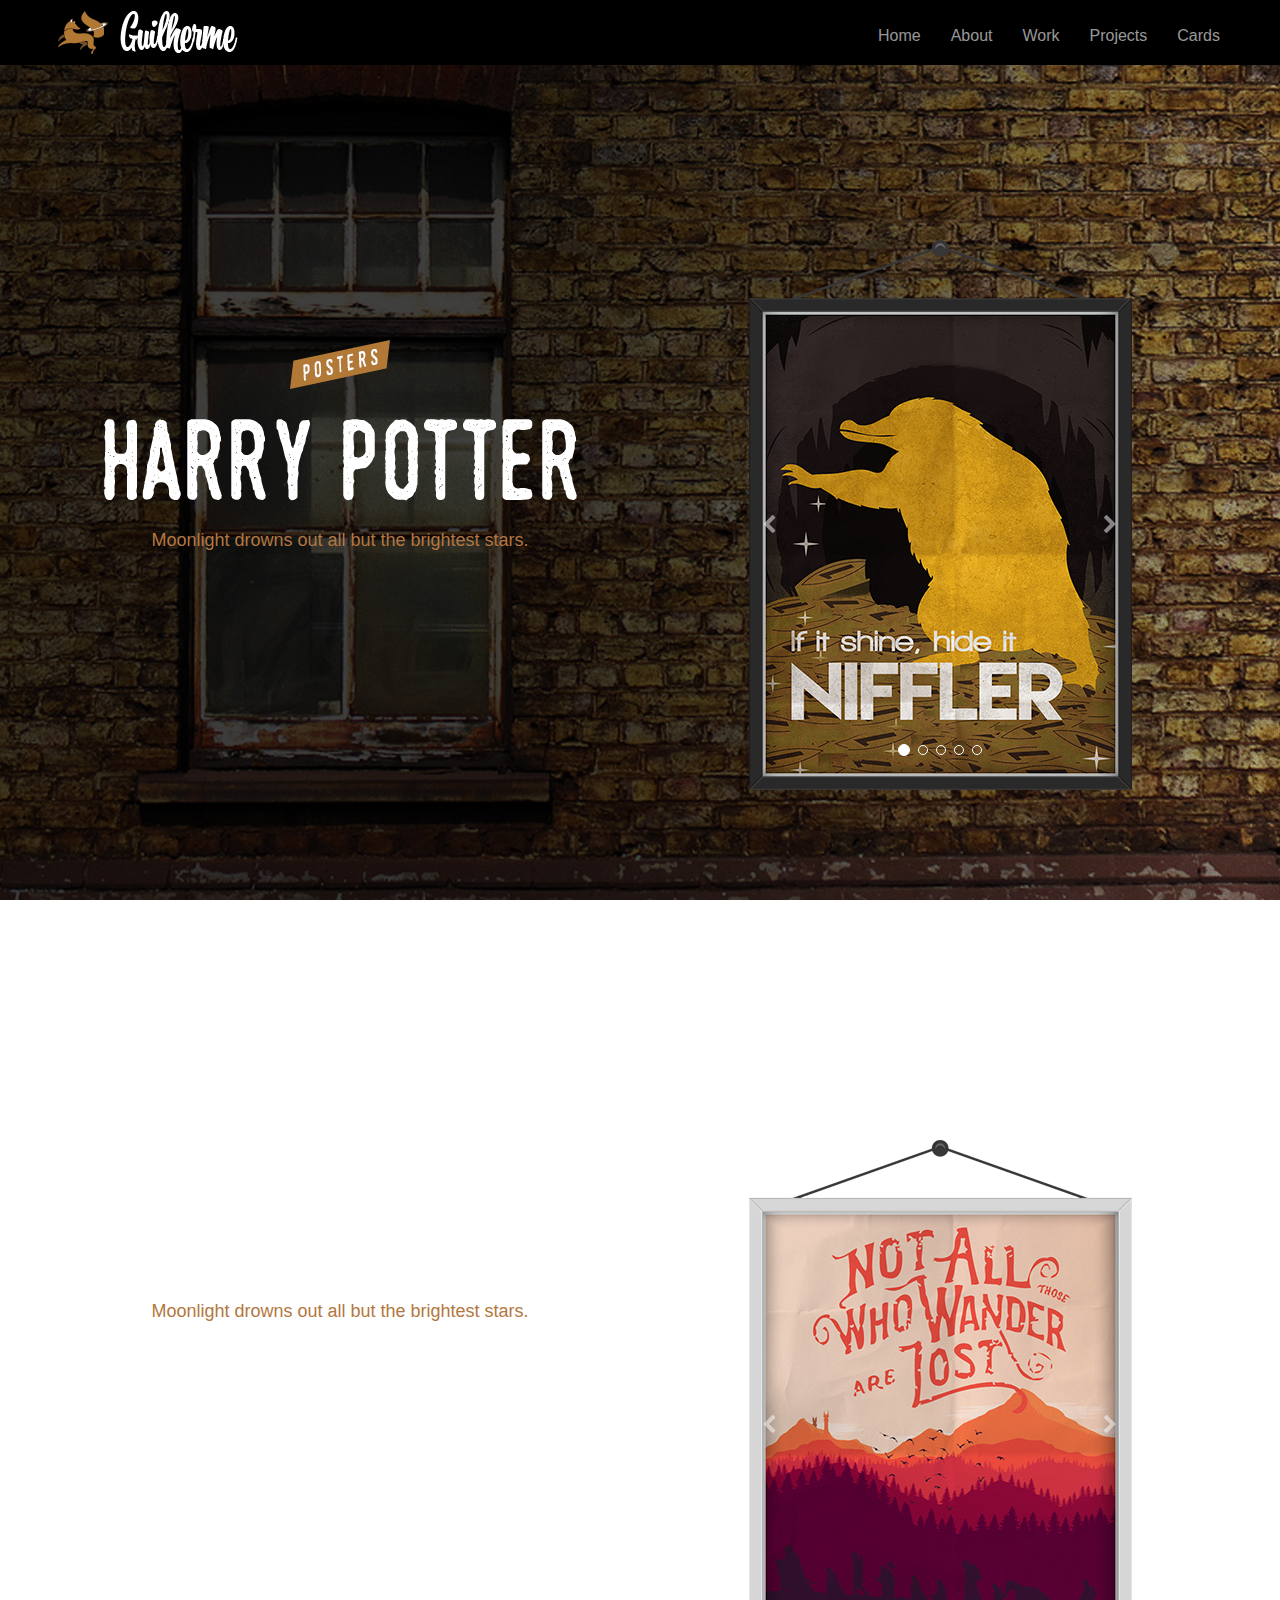
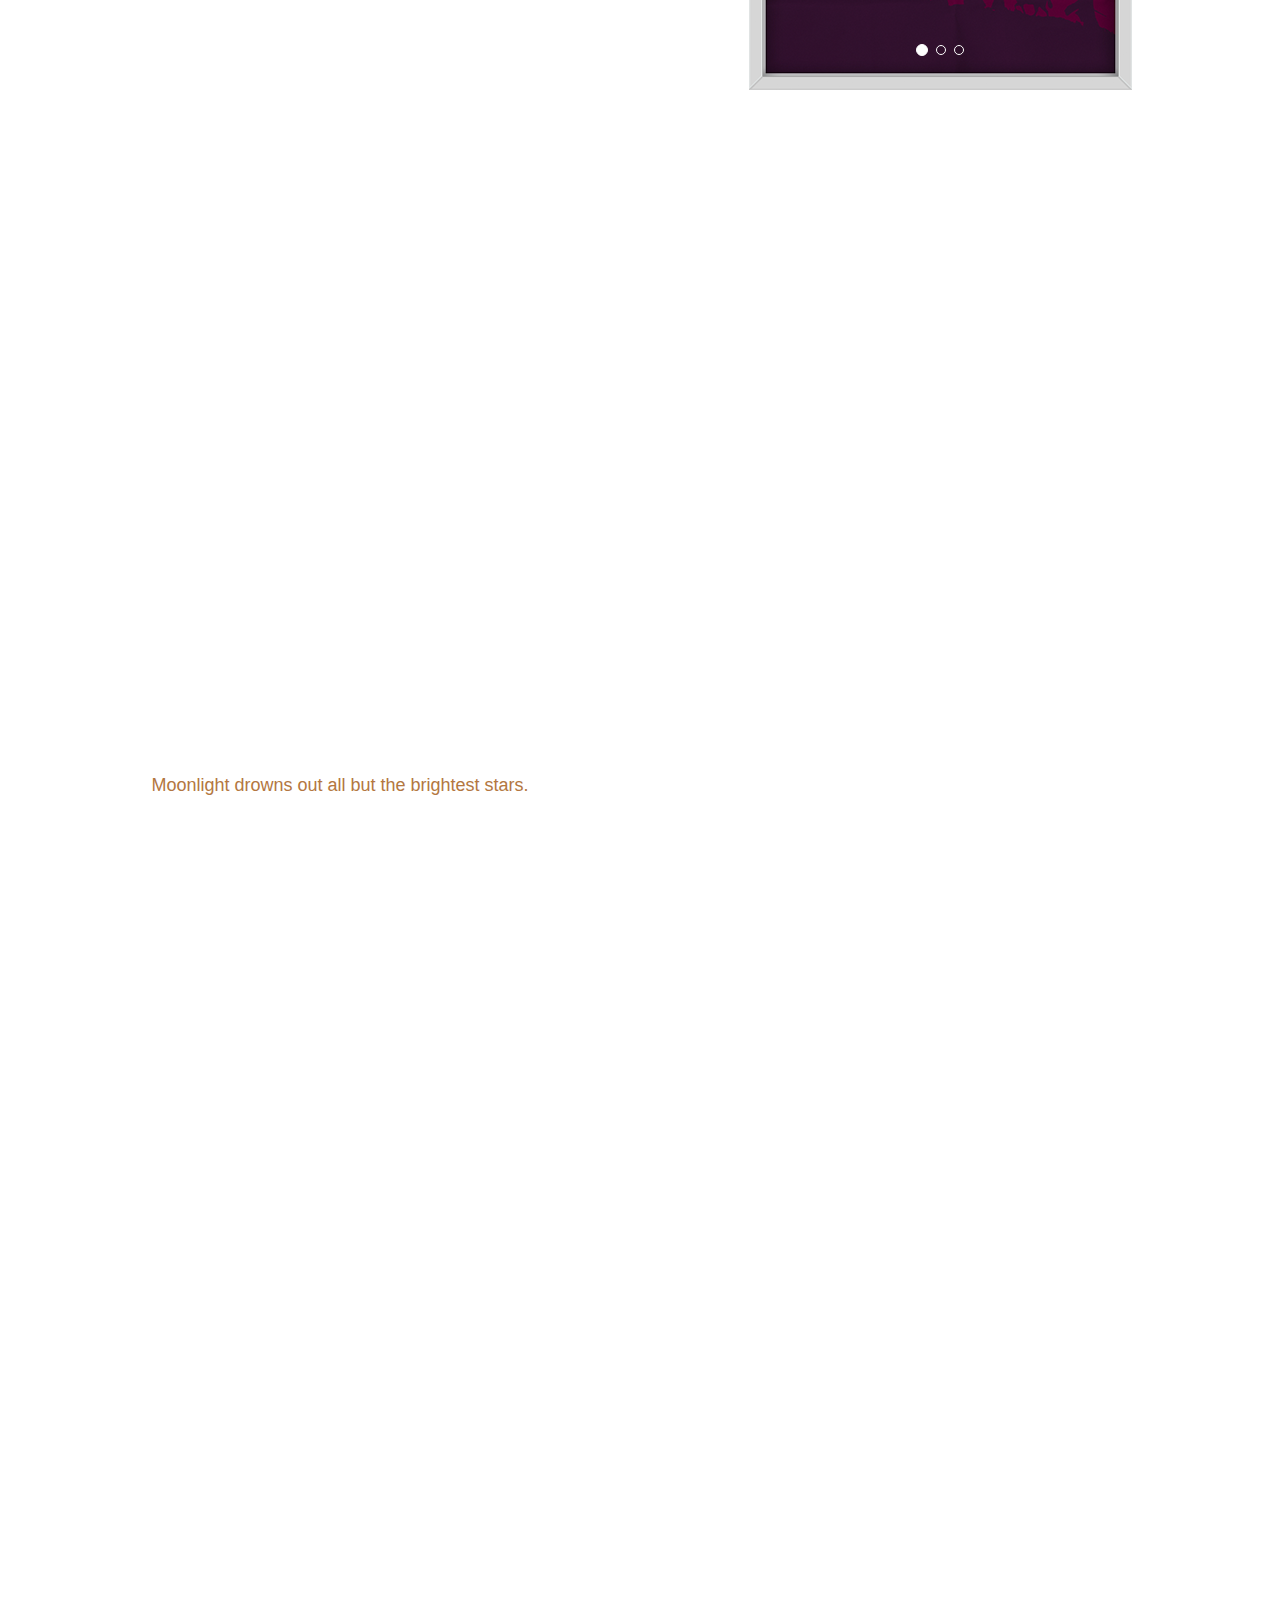
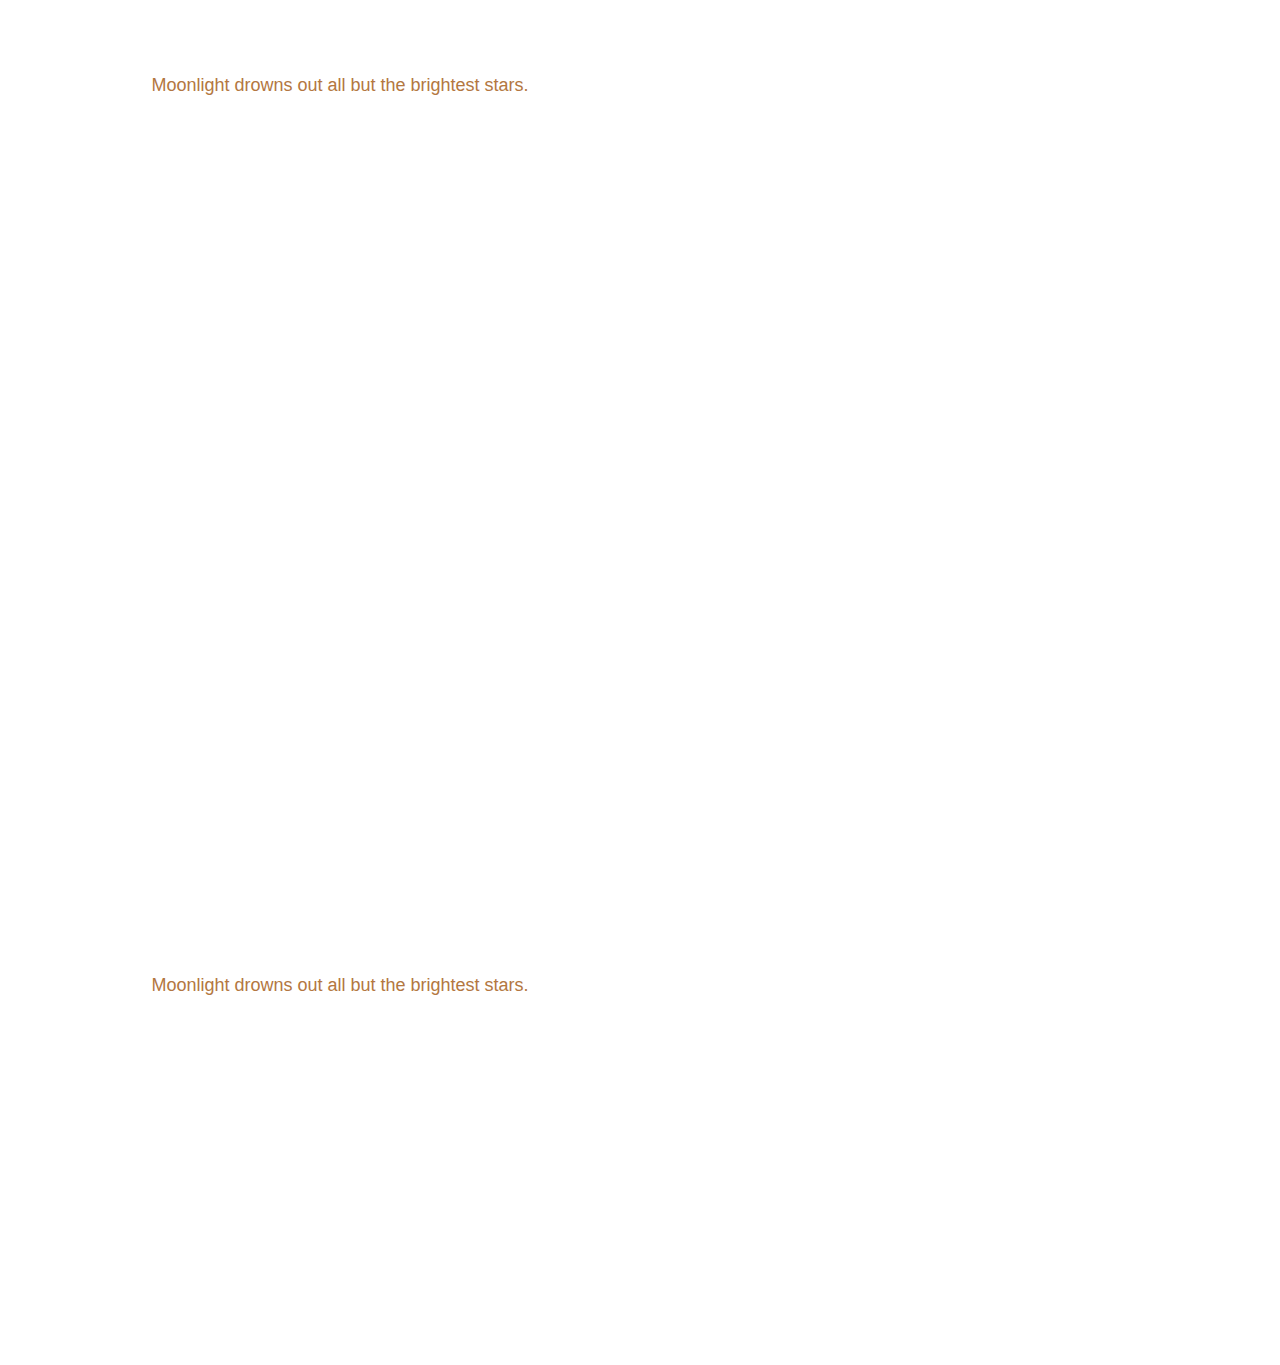
<file: posters.html>
<!doctype html><html><head> <meta charset="utf-8"> <meta name="keywords" content=""> <meta name="description" content=""> <meta name="viewport" content="width=device-width, initial-scale=1.0"> <link rel="shortcut icon" type="image/png" href="favicon.png"> <link rel="stylesheet" href="./css/bootstrap.min.css"><link rel="stylesheet" href="style.css"><link rel="stylesheet" href="./css/animate.min.css"><link rel="stylesheet" href="./css/font-awesome.min.css"> <script src="./js/jquery-2.1.0.min.js"></script><script src="./js/bootstrap.min.js"></script><script src="./js/blocs.min.js"></script><script src="./js/jquery.touchSwipe.min.js" defer></script><script src="./js/lazysizes.min.js" defer></script> <title>Posters</title> <!-- Google Analytics --> <!-- Google Analytics END --> </head><body><!-- Main container --><div class="page-container"> <!-- bloc-0 --><div class="bloc bgc-black d-bloc" id="bloc-0"><div class="container"><nav class="navbar row"><div class="navbar-header"><a class="navbar-brand" href="index.html"><img src="img/home_logo_long.png" alt="logo" class="lazyload" /></a><button id="nav-toggle" type="button" class="ui-navbar-toggle navbar-toggle" data-toggle="collapse" data-target=".navbar-1"><span class="sr-only">Toggle navigation</span><span class="icon-bar"></span><span class="icon-bar"></span><span class="icon-bar"></span></button></div><div class="collapse navbar-collapse navbar-1"><ul class="site-navigation nav navbar-nav"><li><a href="index.html">Home</a></li><li><a href="about.html">About</a></li><li></li><li><a href="work.html">Work</a></li><li><a href="projects.html">Projects</a></li><li><a href="cards.html">Cards</a></li></ul></div></nav></div></div><!-- bloc-0 END --><!-- bloc-88 --><div class="bloc bgc-white bg-post-bg-harry b-parallax l-bloc bloc-fill-screen" id="bloc-88"><div class="container"><div class="row"><div class="col-sm-6"><img src="img/lazyload-ph.png" data-src="img/poster_ribbon.png" class="img-responsive center-block mg-md animated flipInY animSpeedLazy ribbonposters lazyload" /><img src="img/lazyload-ph.png" data-src="img/post_tittle_harry.png" class="img-responsive center-block mg-md animated fadeIn none animSpeedSlow lazyload" /><h4 class="mg-md text-center tc-copper">Moonlight drowns out all but the brightest stars.</h4></div><div class="col-sm-6"><div class="text-center"><div id="carousel-2287" class="carousel no-shadows slide" data-ride="carousel"><ol class="carousel-indicators"><li data-target="#carousel-2287" data-slide-to="0" class="active"></li><li data-target="#carousel-2287" data-slide-to="1"></li><li data-target="#carousel-2287" data-slide-to="2"></li><li data-target="#carousel-2287" data-slide-to="3"></li><li data-target="#carousel-2287" data-slide-to="4"></li></ol><div class="carousel-inner"><div class="item active"><img src="img/lazyload-ph.png" data-src="img/post_img_harry.png" class="lazyload" /><div class="carousel-caption carousel-caption-top"></div></div><div class="item"><img src="img/lazyload-ph.png" data-src="img/post_img_harry2.png" class="lazyload" /><div class="carousel-caption carousel-caption-top"></div></div><div class="item"><img src="img/lazyload-ph.png" data-src="img/post_img_harry4.png" class="lazyload" /><div class="carousel-caption carousel-caption-top"></div></div><div class="item"><img src="img/lazyload-ph.png" data-src="img/post_img_harry3.png" class="lazyload" /><div class="carousel-caption"></div></div><div class="item"><img src="img/lazyload-ph.png" data-src="img/post_img_harry6.png" class="lazyload" /><div class="carousel-caption"></div></div></div><a class="left carousel-control" href="#carousel-2287" role="button" data-slide="prev"><span class="fa fa-chevron-left"></span><span class="sr-only">Previous</span></a><a class="right carousel-control" href="#carousel-2287" role="button" data-slide="next"><span class="fa fa-chevron-right"></span><span class="sr-only">Next</span></a></div></div></div></div></div></div><!-- bloc-88 END --><!-- bloc-89 --><div class="bloc bgc-white b-parallax bg-post-bg-lord l-bloc bloc-fill-screen" id="bloc-89"><div class="container"><div class="row"><div class="col-sm-6"><img src="img/lazyload-ph.png" data-src="img/poster_ribbon.png" class="img-responsive center-block mg-md animated flipInY animSpeedLazy ribbonposters lazyload" /><img src="img/lazyload-ph.png" data-src="img/post_tittle_lord.png" class="img-responsive center-block mg-md animated fadeIn none animSpeedSlow lazyload" /><h4 class="mg-md text-center tc-copper">Moonlight drowns out all but the brightest stars.</h4></div><div class="col-sm-6"><div class="text-center"><div id="carousel-34551" class="carousel no-shadows slide" data-ride="carousel"><ol class="carousel-indicators"><li data-target="#carousel-34551" data-slide-to="0" class="active"></li><li data-target="#carousel-34551" data-slide-to="1"></li><li data-target="#carousel-34551" data-slide-to="2"></li></ol><div class="carousel-inner"><div class="item active"><img src="img/lazyload-ph.png" data-src="img/post_img_lord.png" class="lazyload" /><div class="carousel-caption carousel-caption-top"></div></div><div class="item"><img src="img/lazyload-ph.png" data-src="img/post_img_gen_white.jpg" class="lazyload" /><div class="carousel-caption carousel-caption-top"></div></div><div class="item"><img src="img/lazyload-ph.png" data-src="img/post_img_gen_white.jpg" class="lazyload" /><div class="carousel-caption carousel-caption-top"></div></div></div><a class="left carousel-control" href="#carousel-34551" role="button" data-slide="prev"><span class="fa fa-chevron-left"></span><span class="sr-only">Previous</span></a><a class="right carousel-control" href="#carousel-34551" role="button" data-slide="next"><span class="fa fa-chevron-right"></span><span class="sr-only">Next</span></a></div></div></div></div></div></div><!-- bloc-89 END --><!-- bloc-90 --><div class="bloc bgc-white b-parallax bg-post-bg-movies l-bloc bloc-fill-screen" id="bloc-90"><div class="container"><div class="row"><div class="col-sm-6"><img src="img/lazyload-ph.png" data-src="img/poster_ribbon.png" class="img-responsive center-block mg-md animated flipInY animSpeedLazy ribbonposters lazyload" /><img src="img/lazyload-ph.png" data-src="img/post_tittle_movies.jpg" class="img-responsive center-block mg-md animated fadeIn none animSpeedSlow lazyload" /><h4 class="mg-md text-center tc-copper">Moonlight drowns out all but the brightest stars.</h4></div><div class="col-sm-6"><div class="text-center"><div id="carousel-43558" class="carousel no-shadows slide" data-ride="carousel"><ol class="carousel-indicators"><li data-target="#carousel-43558" data-slide-to="0" class="active"></li><li data-target="#carousel-43558" data-slide-to="1"></li><li data-target="#carousel-43558" data-slide-to="2"></li></ol><div class="carousel-inner"><div class="item active"><img src="img/lazyload-ph.png" data-src="img/post_img_movies.jpg" class="lazyload" /><div class="carousel-caption carousel-caption-top"></div></div><div class="item"><img src="img/lazyload-ph.png" data-src="img/post_img_got.jpg" class="lazyload" /><div class="carousel-caption carousel-caption-top"></div></div><div class="item"><img src="img/lazyload-ph.png" data-src="img/post_img_gen_black.jpg" class="lazyload" /><div class="carousel-caption carousel-caption-top"></div></div></div><a class="left carousel-control" href="#carousel-43558" role="button" data-slide="prev"><span class="fa fa-chevron-left"></span><span class="sr-only">Previous</span></a><a class="right carousel-control" href="#carousel-43558" role="button" data-slide="next"><span class="fa fa-chevron-right"></span><span class="sr-only">Next</span></a></div></div></div></div></div></div><!-- bloc-90 END --><!-- bloc-91 --><div class="bloc bgc-white b-parallax bg-post-bg-series l-bloc bloc-fill-screen" id="bloc-91"><div class="container"><div class="row"><div class="col-sm-6"><img src="img/lazyload-ph.png" data-src="img/poster_ribbon.png" class="img-responsive center-block mg-md animated flipInY animSpeedLazy ribbonposters lazyload" /><img src="img/lazyload-ph.png" data-src="img/post_tittle_series.jpg" class="img-responsive center-block mg-md animated fadeIn none animSpeedSlow lazyload" /><h4 class="mg-md text-center tc-copper">Moonlight drowns out all but the brightest stars.</h4></div><div class="col-sm-6"><div class="text-center"><div id="carousel-18946" class="carousel no-shadows slide" data-ride="carousel"><ol class="carousel-indicators"><li data-target="#carousel-18946" data-slide-to="0" class="active"></li><li data-target="#carousel-18946" data-slide-to="1"></li><li data-target="#carousel-18946" data-slide-to="2"></li></ol><div class="carousel-inner"><div class="item active"><img src="img/lazyload-ph.png" data-src="img/post_img_series.jpg" class="lazyload" /><div class="carousel-caption carousel-caption-top"></div></div><div class="item"><img src="img/lazyload-ph.png" data-src="img/post_img_gen_white.jpg" class="lazyload" /><div class="carousel-caption carousel-caption-top"></div></div><div class="item"><img src="img/lazyload-ph.png" data-src="img/post_img_gen_white.jpg" class="lazyload" /><div class="carousel-caption carousel-caption-top"></div></div></div><a class="left carousel-control" href="#carousel-18946" role="button" data-slide="prev"><span class="fa fa-chevron-left"></span><span class="sr-only">Previous</span></a><a class="right carousel-control" href="#carousel-18946" role="button" data-slide="next"><span class="fa fa-chevron-right"></span><span class="sr-only">Next</span></a></div></div></div></div></div></div><!-- bloc-91 END --><!-- bloc-92 --><div class="bloc bgc-white b-parallax bg-post-bg-got l-bloc bloc-fill-screen" id="bloc-92"><div class="container"><div class="row"><div class="col-sm-6"><img src="img/lazyload-ph.png" data-src="img/poster_ribbon.png" class="img-responsive center-block mg-md animated flipInY animSpeedLazy ribbonposters lazyload" /><img src="img/lazyload-ph.png" data-src="img/post_tittle_got.jpg" class="img-responsive center-block mg-md animated fadeIn none animSpeedSlow lazyload" /><h4 class="mg-md text-center tc-copper">Moonlight drowns out all but the brightest stars.</h4></div><div class="col-sm-6"><div class="text-center"><div id="carousel-1" class="carousel no-shadows slide" data-ride="carousel"><ol class="carousel-indicators"><li data-target="#carousel-1" data-slide-to="0" class="active"></li><li data-target="#carousel-1" data-slide-to="1"></li><li data-target="#carousel-1" data-slide-to="2"></li></ol><div class="carousel-inner"><div class="item active"><img src="img/lazyload-ph.png" data-src="img/post_img_got2.jpg" class="lazyload" /><div class="carousel-caption carousel-caption-top"></div></div><div class="item"><img src="img/lazyload-ph.png" data-src="img/post_img_got.jpg" class="lazyload" /><div class="carousel-caption carousel-caption-top"></div></div><div class="item"><img src="img/lazyload-ph.png" data-src="img/post_img_gen_black.jpg" class="lazyload" /><div class="carousel-caption carousel-caption-top"></div></div></div><a class="left carousel-control" href="#carousel-1" role="button" data-slide="prev"><span class="fa fa-chevron-left"></span><span class="sr-only">Previous</span></a><a class="right carousel-control" href="#carousel-1" role="button" data-slide="next"><span class="fa fa-chevron-right"></span><span class="sr-only">Next</span></a></div></div></div></div></div></div><!-- bloc-92 END --><!-- ScrollToTop Button --><a class="bloc-button btn btn-d scrollToTop" onclick="scrollToTarget('1')"><span class="fa fa-chevron-up"></span></a><!-- ScrollToTop Button END--></div><!-- Main container END --> </body></html>
</file>
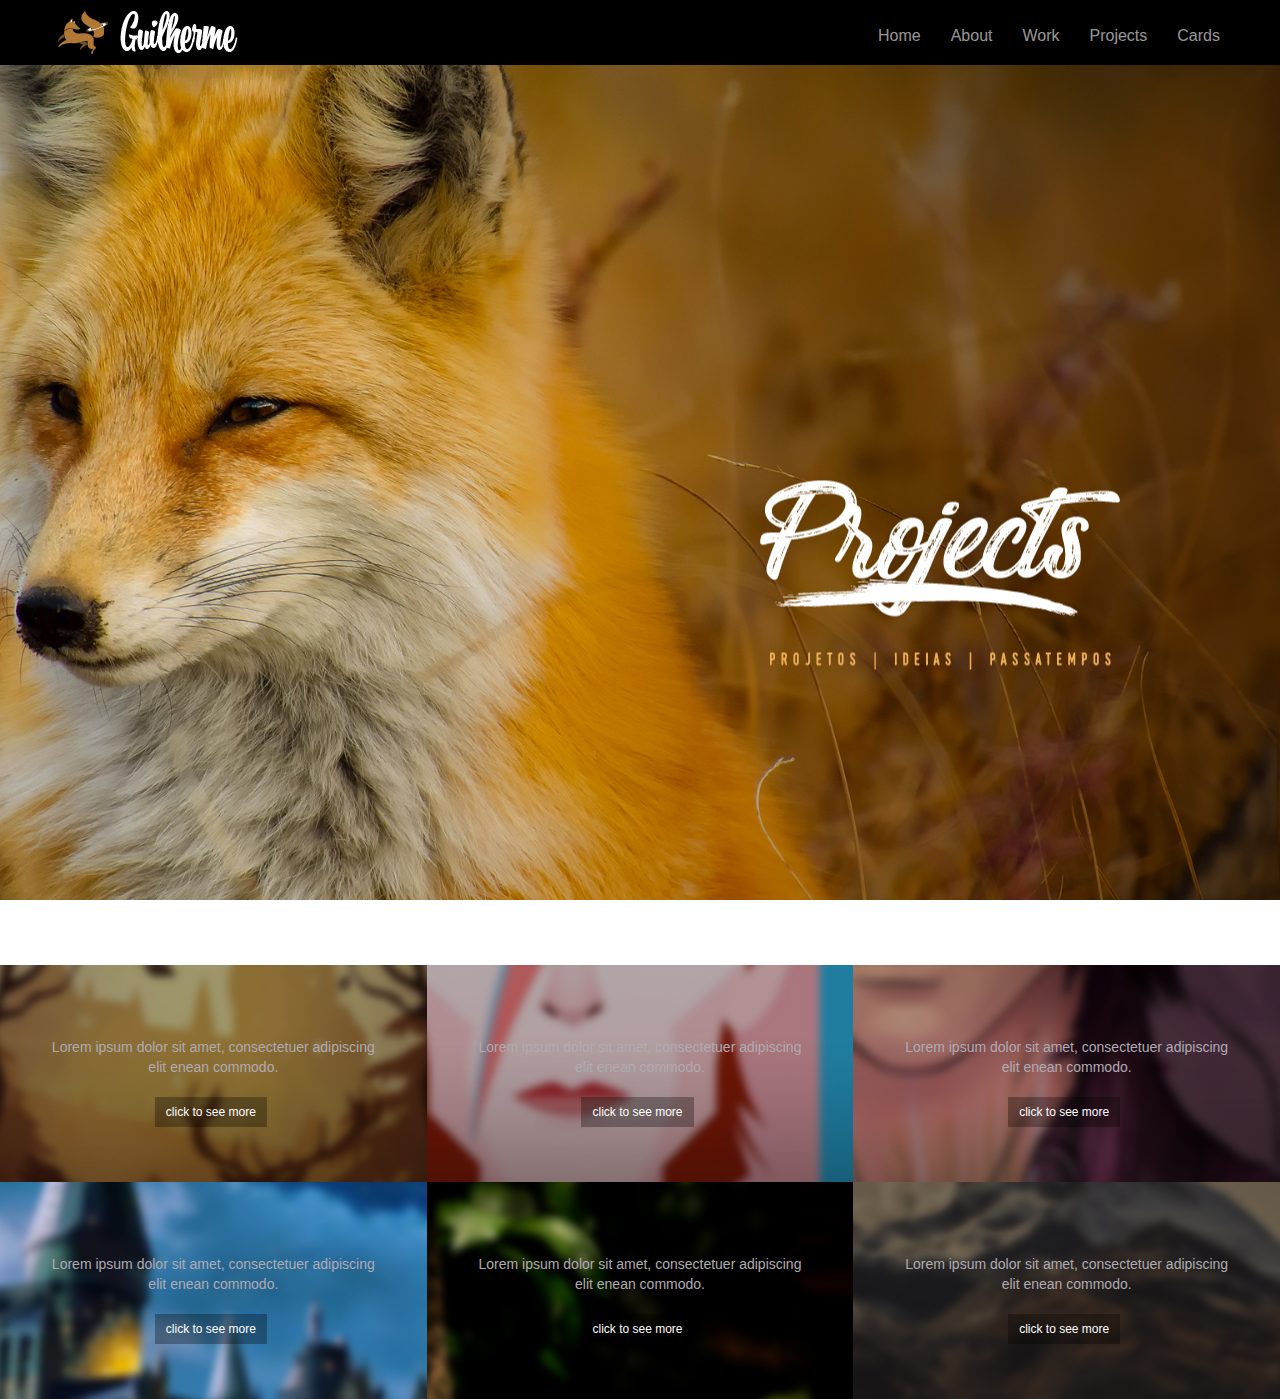
<file: projects.html>
<!doctype html><html><head> <meta charset="utf-8"> <meta name="keywords" content=""> <meta name="description" content=""> <meta name="viewport" content="width=device-width, initial-scale=1.0"> <link rel="shortcut icon" type="image/png" href="favicon.png"> <link rel="stylesheet" href="./css/bootstrap.min.css"><link rel="stylesheet" href="style.css"><link rel="stylesheet" href="./css/animate.min.css"><link rel="stylesheet" href="./css/font-awesome.min.css"> <script src="./js/jquery-2.1.0.min.js"></script><script src="./js/bootstrap.min.js"></script><script src="./js/blocs.min.js"></script><script src="./js/lazysizes.min.js" defer></script> <title>Projects</title> <!-- Google Analytics --> <!-- Google Analytics END --> </head><body><!-- Main container --><div class="page-container"> <!-- bloc-0 --><div class="bloc bgc-black d-bloc" id="bloc-0"><div class="container"><nav class="navbar row"><div class="navbar-header"><a class="navbar-brand" href="index.html"><img src="img/home_logo_long.png" alt="logo" class="lazyload" /></a><button id="nav-toggle" type="button" class="ui-navbar-toggle navbar-toggle" data-toggle="collapse" data-target=".navbar-1"><span class="sr-only">Toggle navigation</span><span class="icon-bar"></span><span class="icon-bar"></span><span class="icon-bar"></span></button></div><div class="collapse navbar-collapse navbar-1"><ul class="site-navigation nav navbar-nav"><li><a href="index.html">Home</a></li><li><a href="about.html">About</a></li><li></li><li><a href="work.html">Work</a></li><li><a href="projects.html">Projects</a></li><li><a href="cards.html">Cards</a></li></ul></div></nav></div></div><!-- bloc-0 END --><!-- bloc-81 --><div class="bloc bgc-white bg-proj-bg-main bloc-fill-screen b-parallax l-bloc" id="bloc-81"><div class="container"><div class="row"><div class="col-sm-6"></div><div class="col-sm-6"><img src="img/lazyload-ph.png" data-src="img/proj_tittle_main.png" class="img-responsive center-block projmaintittle lazyload" /></div></div></div></div><!-- bloc-81 END --><!-- Bloc Group --><div class='bloc-group'><!-- bloc-82 --><div class="bloc bgc-white bloc-tile-3 bg-proj-bg-poster tc-dark-gray-2" id="bloc-82"><div class="container bloc-md"><div class="row"><div class="col-sm-12"><img src="img/lazyload-ph.png" data-src="img/proj_img_poster.png" class="img-responsive center-block mg-sm lazyload" /><img src="img/lazyload-ph.png" data-src="img/proj_tittle_poster.png" class="img-responsive center-block mg-sm lazyload" /><p class="text-center mg-md">Lorem ipsum dolor sit amet, consectetuer adipiscing elit enean commodo.<br></p><div class="text-center"><a href="posters.html" class="btn btn-d btn-sq btn-sm">click to see more</a></div></div></div></div></div><!-- bloc-82 END --><!-- bloc-83 --><div class="bloc bgc-white bloc-tile-3 bg-proj-bg-card tc-dark-gray-2" id="bloc-83"><div class="container bloc-md"><div class="row"><div class="col-sm-12"><img src="img/lazyload-ph.png" data-src="img/proj_img_card.png" class="img-responsive center-block mg-sm lazyload" /><img src="img/lazyload-ph.png" data-src="img/proj_tittle_card.png" class="img-responsive center-block mg-sm lazyload" /><p class="text-center mg-md">Lorem ipsum dolor sit amet, consectetuer adipiscing elit enean commodo.</p><div class="text-center"><a href="cards.html" class="btn btn-d btn-sq btn-sm ">click to see more</a></div></div></div></div></div><!-- bloc-83 END --><!-- bloc-84 --><div class="bloc bgc-white bloc-tile-3 bg-proj-bg-art tc-dark-gray-2" id="bloc-84"><div class="container bloc-md"><div class="row"><div class="col-sm-12"><img src="img/lazyload-ph.png" data-src="img/proj_img_art.png" class="img-responsive center-block mg-sm lazyload" /><img src="img/lazyload-ph.png" data-src="img/proj_tittle_art.png" class="img-responsive center-block mg-sm lazyload" /><p class="text-center mg-md">Lorem ipsum dolor sit amet, consectetuer adipiscing elit enean commodo.</p><div class="text-center"><a href="index.html" class="btn btn-d btn-sq btn-sm">click to see more</a></div></div></div></div></div><!-- bloc-84 END --></div><!-- Bloc Group END --><!-- Bloc Group --><div class='bloc-group'><!-- bloc-85 --><div class="bloc bgc-white bloc-tile-3 bg-proj-bg-game tc-dark-gray-2" id="bloc-85"><div class="container bloc-md"><div class="row"><div class="col-sm-12"><img src="img/lazyload-ph.png" data-src="img/proj_img_game.png" class="img-responsive center-block mg-sm lazyload" /><img src="img/lazyload-ph.png" data-src="img/proj_tittle_game.png" class="img-responsive center-block mg-sm lazyload" /><p class="text-center mg-md">Lorem ipsum dolor sit amet, consectetuer adipiscing elit enean commodo.<br></p><div class="text-center"><a href="index.html" class="btn btn-d btn-sq btn-sm">click to see more</a></div></div></div></div></div><!-- bloc-85 END --><!-- bloc-86 --><div class="bloc bgc-white bloc-tile-3 bg-proj-bg-video tc-dark-gray-2" id="bloc-86"><div class="container bloc-md"><div class="row"><div class="col-sm-12"><img src="img/lazyload-ph.png" data-src="img/proj_img_video.png" class="img-responsive center-block mg-sm lazyload" /><img src="img/lazyload-ph.png" data-src="img/proj_tittle_video.png" class="img-responsive center-block mg-sm lazyload" /><p class="text-center mg-md">Lorem ipsum dolor sit amet, consectetuer adipiscing elit enean commodo.</p><div class="text-center"><a href="index.html" class="btn btn-d btn-sq btn-sm">click to see more</a></div></div></div></div></div><!-- bloc-86 END --><!-- bloc-87 --><div class="bloc bloc-tile-3 bgc-umber bg-proj-bg-logo2 tc-dark-gray-2" id="bloc-87"><div class="container bloc-md"><div class="row"><div class="col-sm-12"><img src="img/lazyload-ph.png" data-src="img/proj_img_logo.png" class="img-responsive center-block mg-sm lazyload" /><img src="img/lazyload-ph.png" data-src="img/proj_tittle_logo.png" class="img-responsive center-block mg-sm lazyload" /><p class="text-center mg-md">Lorem ipsum dolor sit amet, consectetuer adipiscing elit enean commodo.</p><div class="text-center"><a href="index.html" class="btn btn-d btn-sq btn-sm">click to see more</a></div></div></div></div></div><!-- bloc-87 END --></div><!-- Bloc Group END --><!-- ScrollToTop Button --><a class="bloc-button btn btn-d scrollToTop" onclick="scrollToTarget('1')"><span class="fa fa-chevron-up"></span></a><!-- ScrollToTop Button END--></div><!-- Main container END --> </body></html>
</file>
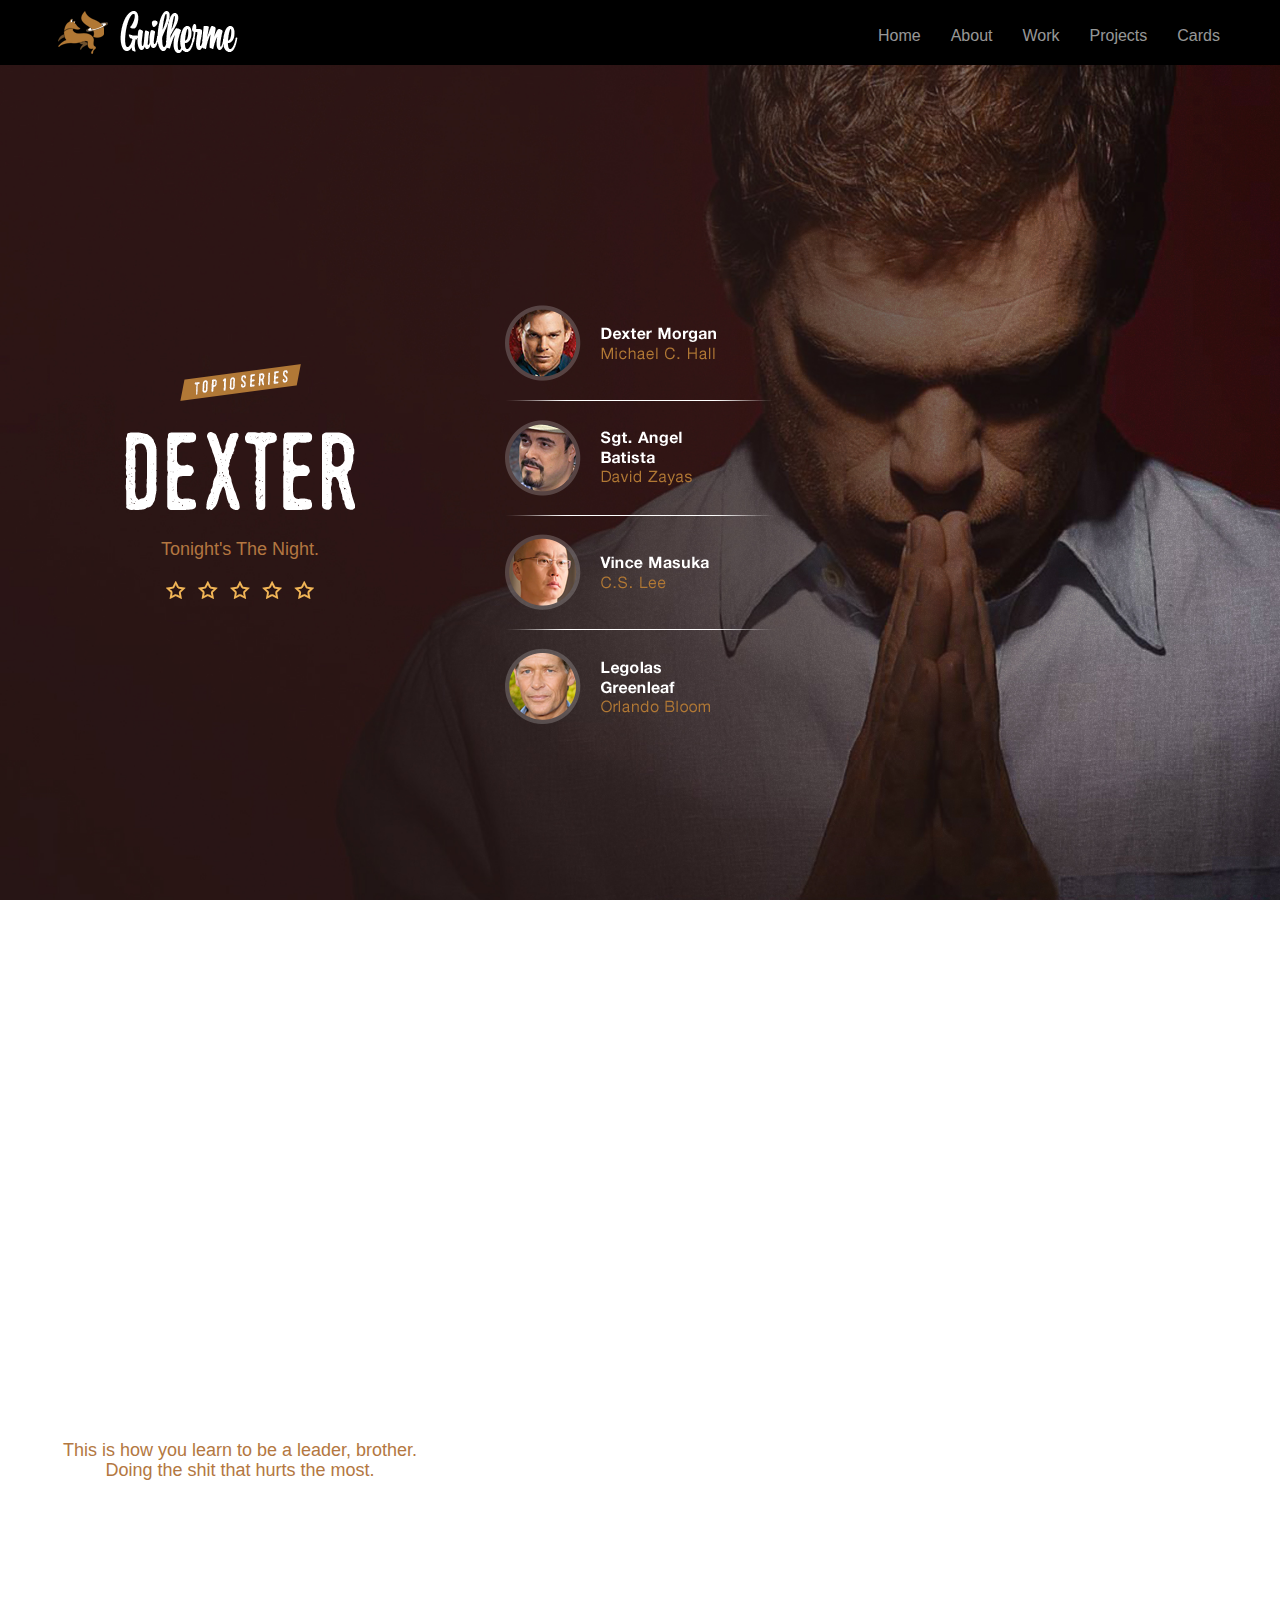
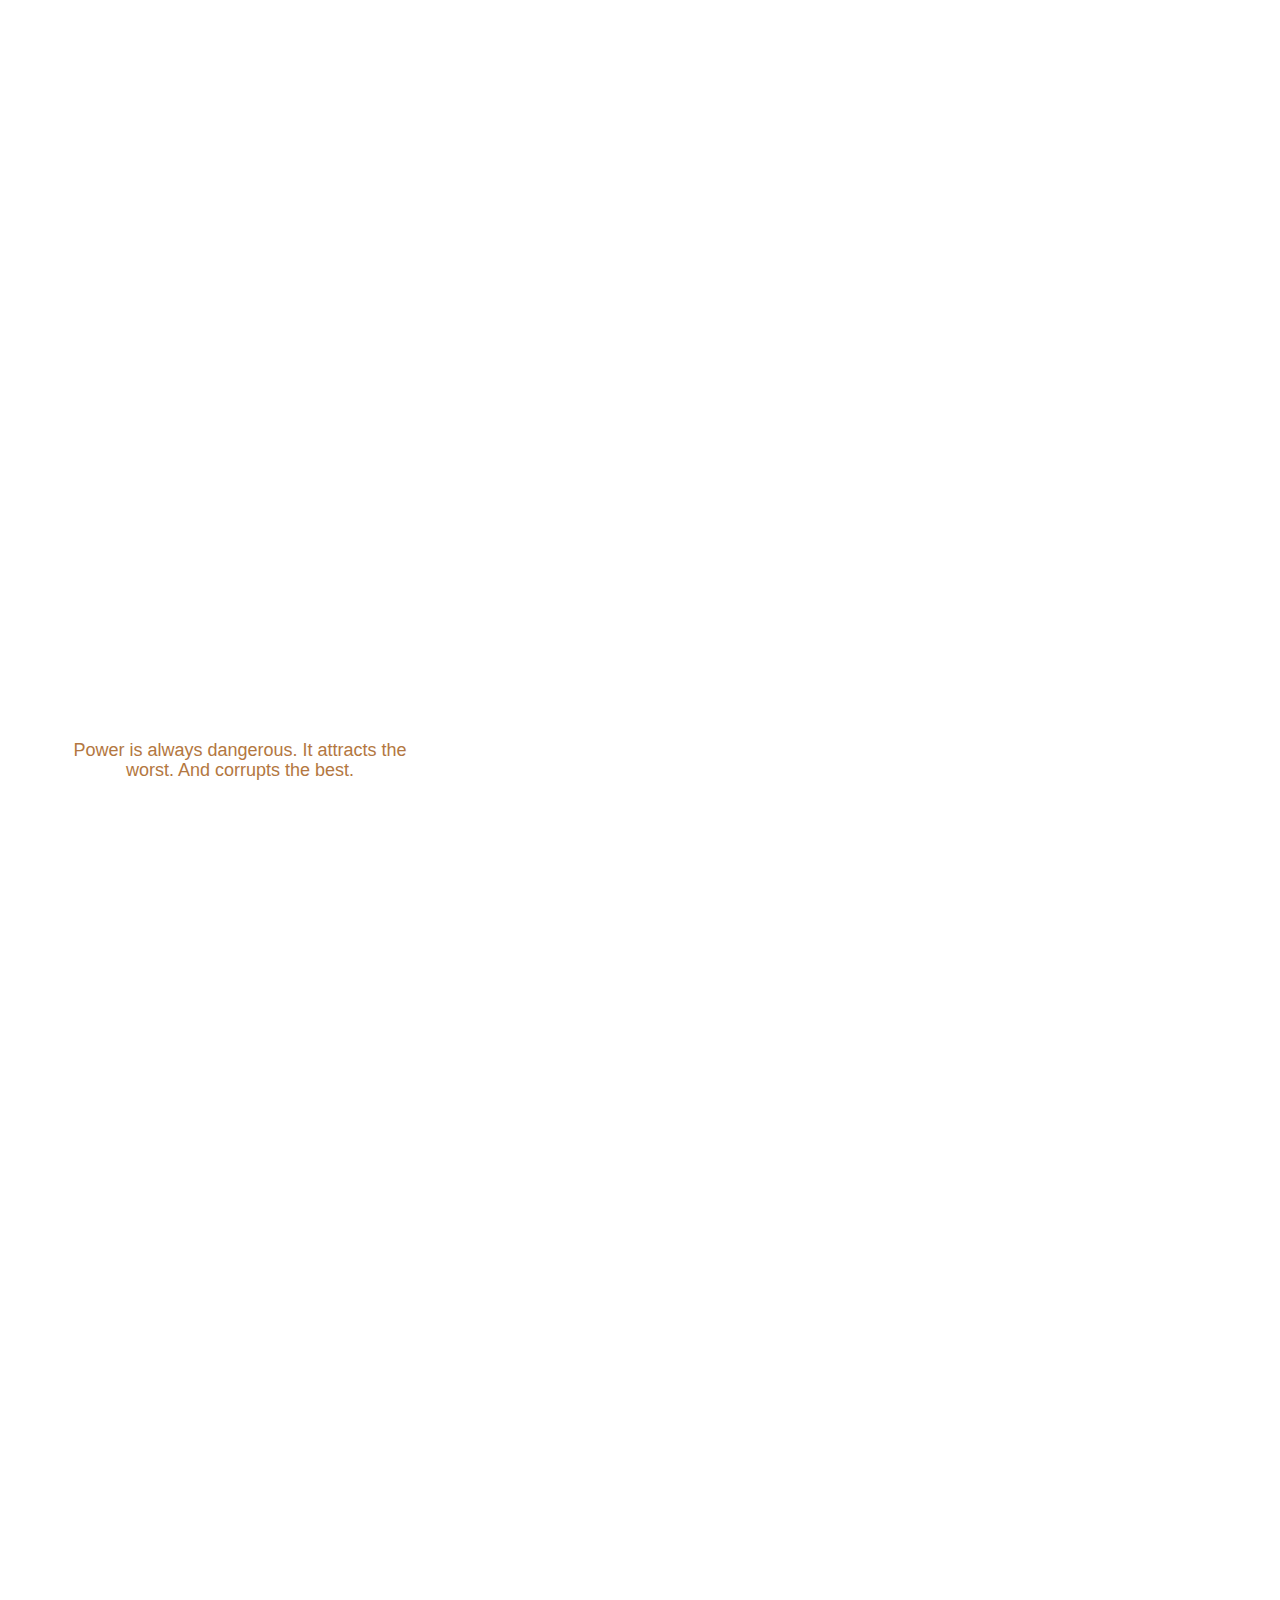
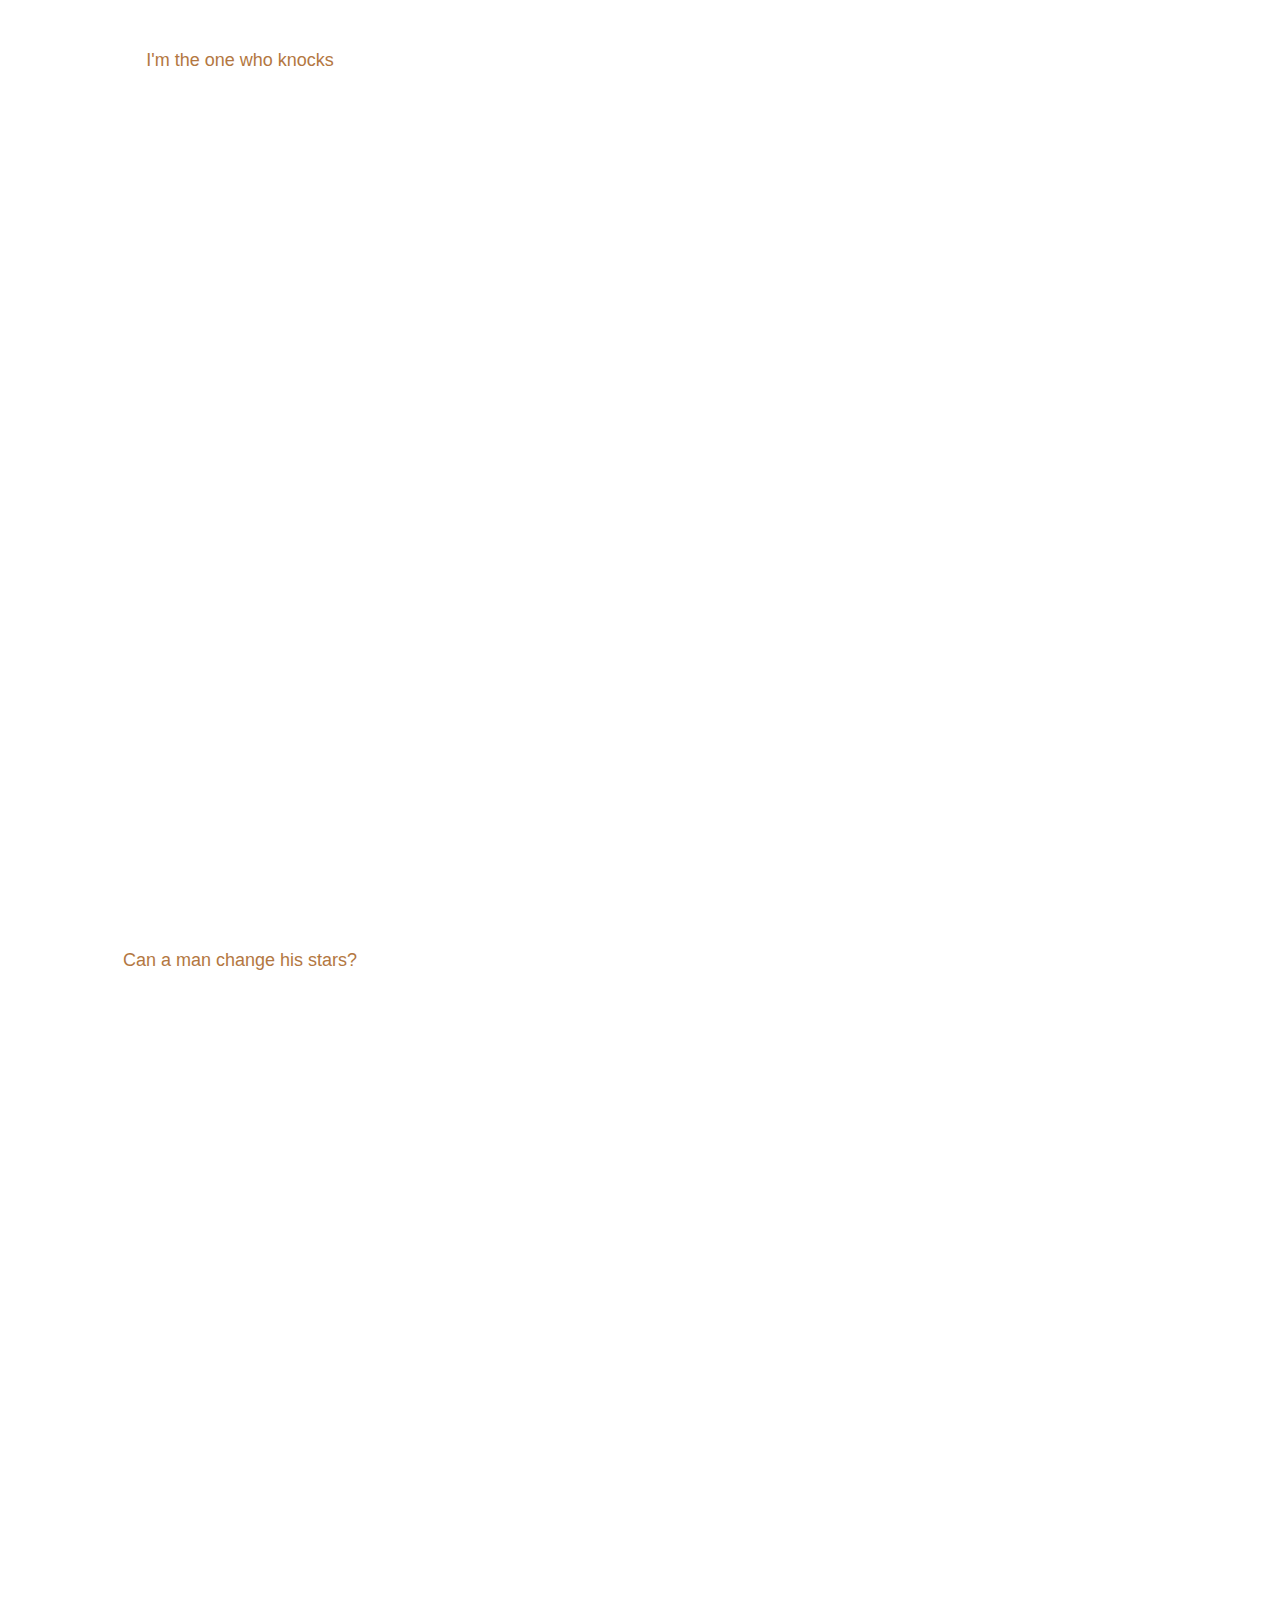
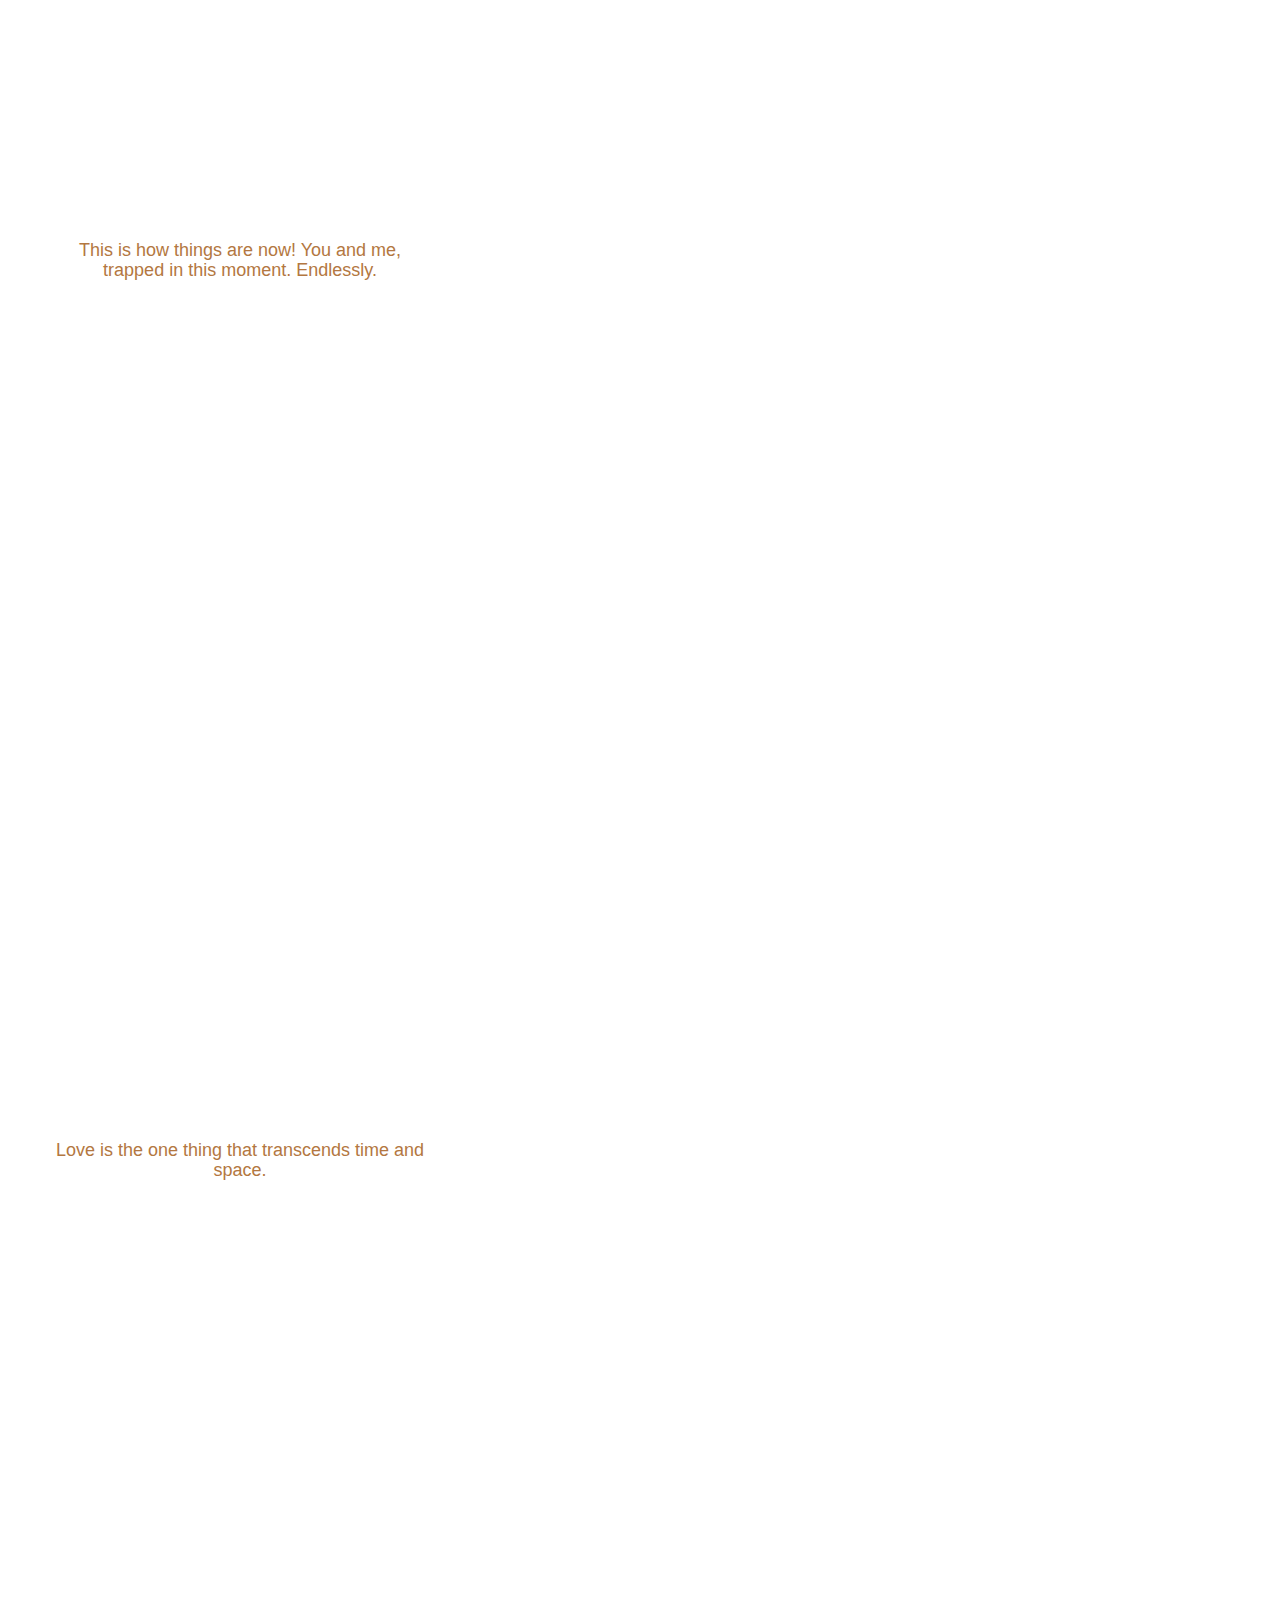
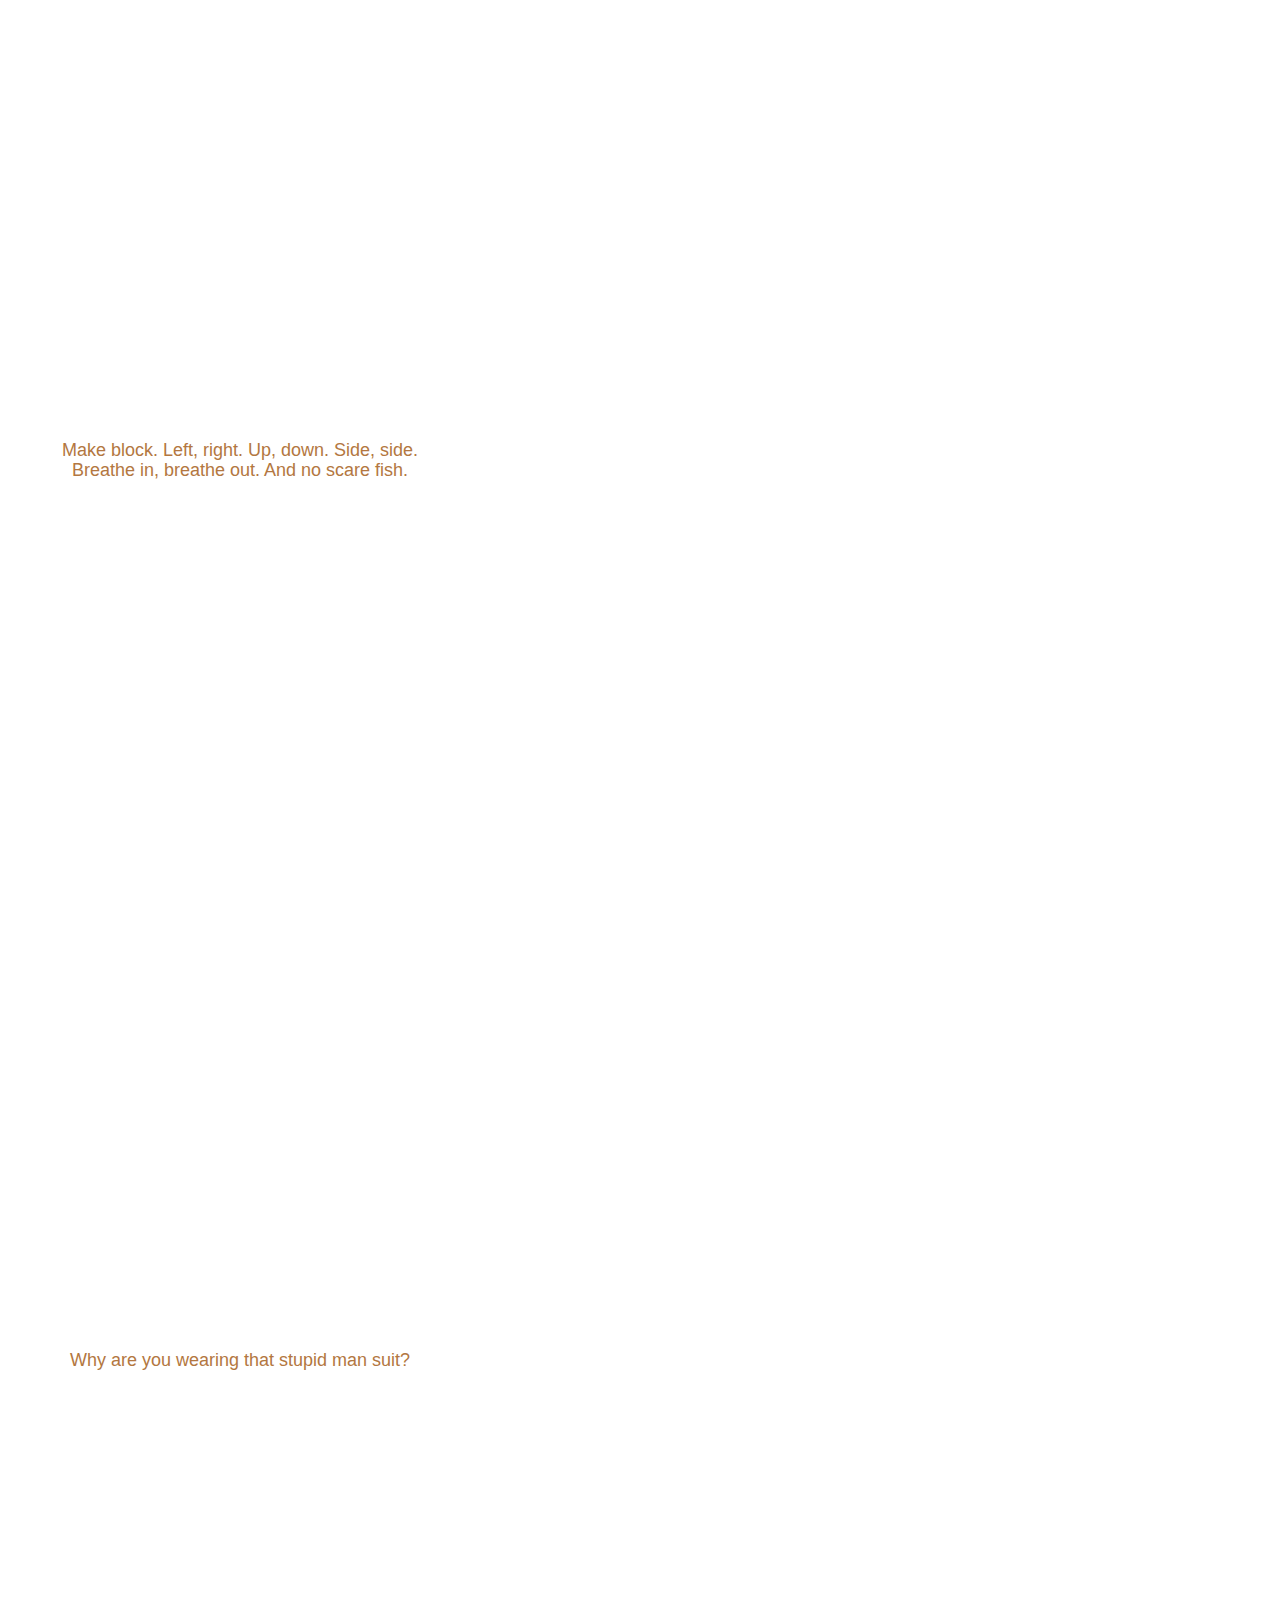
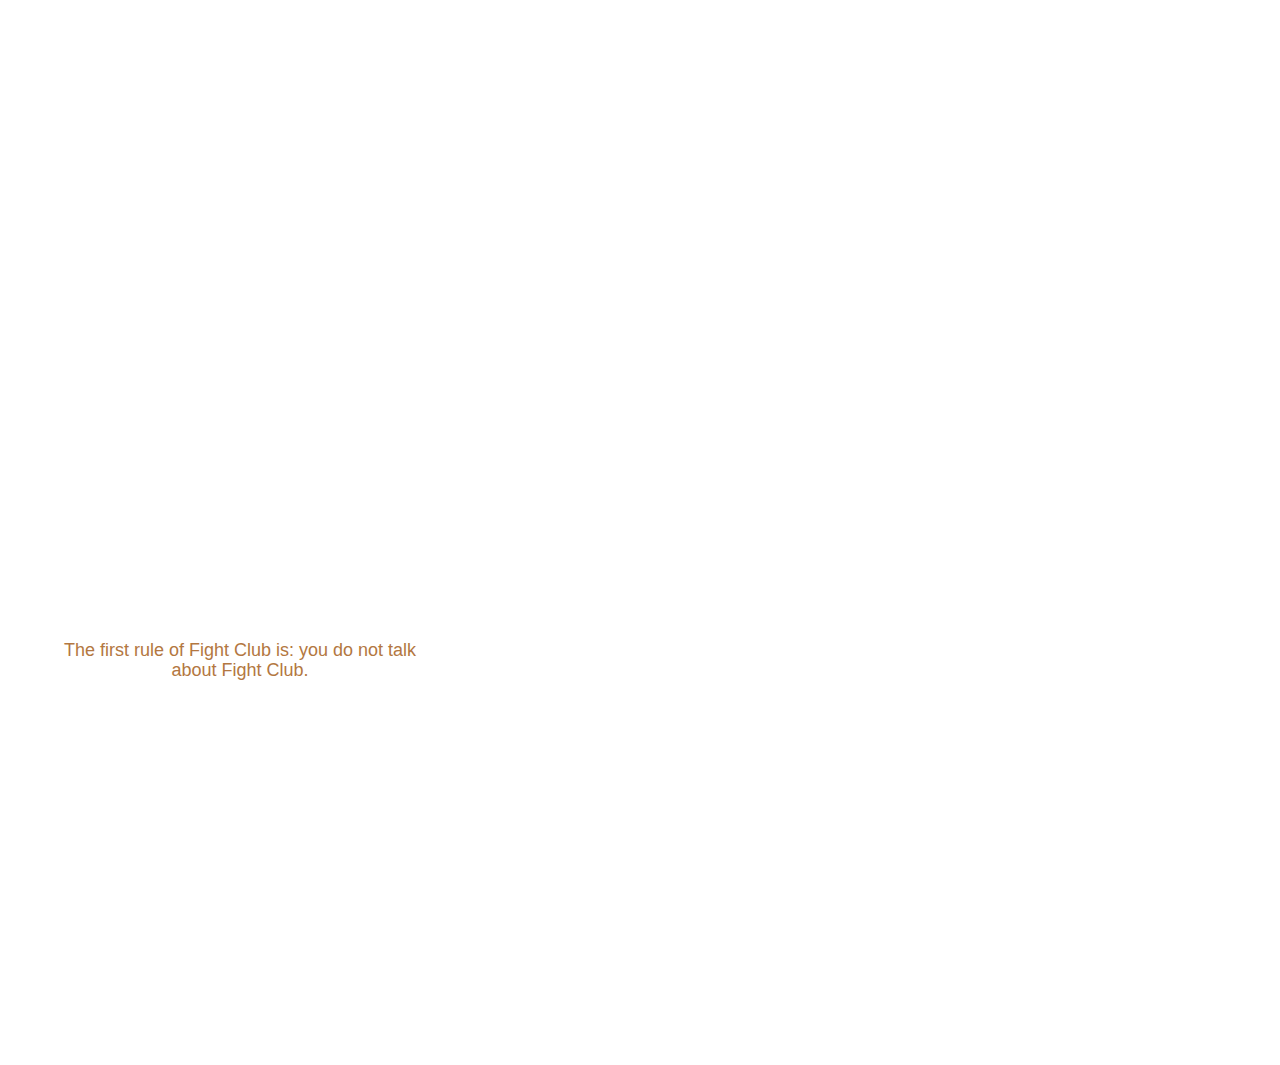
<file: series.html>
<!doctype html><html><head> <meta charset="utf-8"> <meta name="keywords" content=""> <meta name="description" content=""> <meta name="viewport" content="width=device-width, initial-scale=1.0"> <link rel="shortcut icon" type="image/png" href="favicon.png"> <link rel="stylesheet" href="./css/bootstrap.min.css"><link rel="stylesheet" href="style.css"><link rel="stylesheet" href="./css/animate.min.css"><link rel="stylesheet" href="./css/font-awesome.min.css"> <script src="./js/jquery-2.1.0.min.js"></script><script src="./js/bootstrap.min.js"></script><script src="./js/blocs.min.js"></script><script src="./js/lazysizes.min.js" defer></script> <title>Series</title> <!-- Google Analytics --> <!-- Google Analytics END --> </head><body><!-- Main container --><div class="page-container"> <!-- bloc-0 --><div class="bloc bgc-black d-bloc" id="bloc-0"><div class="container"><nav class="navbar row"><div class="navbar-header"><a class="navbar-brand" href="index.html"><img src="img/home_logo_long.png" alt="logo" class="lazyload" /></a><button id="nav-toggle" type="button" class="ui-navbar-toggle navbar-toggle" data-toggle="collapse" data-target=".navbar-1"><span class="sr-only">Toggle navigation</span><span class="icon-bar"></span><span class="icon-bar"></span><span class="icon-bar"></span></button></div><div class="collapse navbar-collapse navbar-1"><ul class="site-navigation nav navbar-nav"><li><a href="index.html">Home</a></li><li><a href="about.html">About</a></li><li></li><li><a href="work.html">Work</a></li><li><a href="projects.html">Projects</a></li><li><a href="cards.html">Cards</a></li></ul></div></nav></div></div><!-- bloc-0 END --><!-- bloc-25 --><div class="bloc bgc-white b-parallax bloc-fill-screen bg-bg-dex l-bloc" id="bloc-25"><div class="container"><div class="row"><div class="col-sm-4"><img src="img/lazyload-ph.png" data-src="img/ribbon_top_10_series.png" class="img-responsive center-block mg-md animated flipInY top_10_down animSpeedSlow lazyload" /><img src="img/lazyload-ph.png" data-src="img/tittle_dex.png" class="img-responsive center-block mg-md animated fadeIn none animSpeedSlow lazyload" /><h4 class="mg-md text-center tc-copper">Tonight's The Night.</h4><img src="img/lazyload-ph.png" data-src="img/five_stars.png" class="img-responsive center-block animated vanishIn animDelay04 mg-sm lazyload" /></div><div class="col-sm-4"><img src="img/lazyload-ph.png" data-src="img/fav_dex.png" class="img-responsive center-block none animated puffIn lazyload" /></div><div class="col-sm-4"></div></div></div></div><!-- bloc-25 END --><!-- bloc-26 --><div class="bloc bgc-white b-parallax bloc-fill-screen bg-bg-soa l-bloc" id="bloc-26"><div class="container"><div class="row"><div class="col-sm-4"><img src="img/lazyload-ph.png" data-src="img/ribbon_top_10_series.png" class="img-responsive center-block mg-md animated flipInY top_10_down animSpeedSlow lazyload" /><img src="img/lazyload-ph.png" data-src="img/tittle_soa.png" class="img-responsive center-block mg-md animated fadeIn none animSpeedSlow lazyload" /><h4 class="mg-md text-center tc-copper">This is how you learn to be a leader, brother. Doing the shit that hurts the most.<br></h4><img src="img/lazyload-ph.png" data-src="img/five_stars.png" class="img-responsive center-block animated vanishIn animDelay04 mg-sm lazyload" /></div><div class="col-sm-4"><img src="img/lazyload-ph.png" data-src="img/fav_soa.png" class="img-responsive center-block animated puffIn lazyload" /></div><div class="col-sm-4"></div></div></div></div><!-- bloc-26 END --><!-- bloc-27 --><div class="bloc bgc-white b-parallax bloc-fill-screen bg-bg-vik l-bloc" id="bloc-27"><div class="container"><div class="row"><div class="col-sm-4"><img src="img/lazyload-ph.png" data-src="img/ribbon_top_10_series.png" class="img-responsive center-block mg-md animated flipInY top_10_down animSpeedSlow lazyload" /><img src="img/lazyload-ph.png" data-src="img/tittle_vik.png" class="img-responsive center-block mg-md animated fadeIn none animSpeedSlow lazyload" /><h4 class="mg-md text-center tc-copper">Power is always dangerous. It attracts the worst. And corrupts the best.<br></h4><img src="img/lazyload-ph.png" data-src="img/five_stars.png" class="img-responsive center-block animated vanishIn animDelay04 mg-sm lazyload" /></div><div class="col-sm-4"><img src="img/lazyload-ph.png" data-src="img/fav_vik.png" class="img-responsive center-block animated puffIn lazyload" /></div><div class="col-sm-4"></div></div></div></div><!-- bloc-27 END --><!-- bloc-28 --><div class="bloc bgc-white b-parallax bloc-fill-screen bg-bg-bad l-bloc" id="bloc-28"><div class="container"><div class="row"><div class="col-sm-4"><img src="img/lazyload-ph.png" data-src="img/ribbon_top_10_series.png" class="img-responsive center-block mg-md animated flipInY top_10_down animSpeedSlow lazyload" /><img src="img/lazyload-ph.png" data-src="img/tittle_bad.png" class="img-responsive center-block mg-md animated fadeIn none animSpeedSlow lazyload" /><h4 class="mg-md text-center tc-copper">I'm the one who knocks<br></h4><img src="img/lazyload-ph.png" data-src="img/five_stars.png" class="img-responsive center-block animated vanishIn animDelay04 mg-sm lazyload" /></div><div class="col-sm-4"><img src="img/lazyload-ph.png" data-src="img/fav_bad.png" class="img-responsive center-block animated puffIn lazyload" /></div><div class="col-sm-4"></div></div></div></div><!-- bloc-28 END --><!-- bloc-29 --><div class="bloc bgc-white b-parallax bloc-fill-screen bg-bg-spa l-bloc" id="bloc-29"><div class="container"><div class="row"><div class="col-sm-4"><img src="img/lazyload-ph.png" data-src="img/ribbon_top_10_movies.png" class="img-responsive center-block mg-md animated flipInY top_10_down animSpeedSlow lazyload" /><img src="img/lazyload-ph.png" data-src="img/tittle_spa.png" class="img-responsive center-block mg-md animated fadeIn none animSpeedSlow lazyload" /><h4 class="mg-md text-center tc-copper">Can a man change his stars?<br></h4><img src="img/lazyload-ph.png" data-src="img/five_stars.png" class="img-responsive center-block animated vanishIn animDelay04 mg-sm lazyload" /></div><div class="col-sm-4"><img src="img/lazyload-ph.png" data-src="img/fav_spa.png" class="img-responsive center-block animated puffIn lazyload" /></div><div class="col-sm-4"></div></div></div></div><!-- bloc-29 END --><!-- bloc-30 --><div class="bloc bgc-white b-parallax bloc-fill-screen bg-bg-got l-bloc" id="bloc-30"><div class="container"><div class="row"><div class="col-sm-4"><img src="img/lazyload-ph.png" data-src="img/ribbon_top_10_series.png" class="img-responsive center-block mg-md animated flipInY top_10_down animSpeedSlow lazyload" /><img src="img/lazyload-ph.png" data-src="img/tittle_got.png" class="img-responsive center-block mg-md animated fadeIn none animSpeedSlow lazyload" /><h4 class="mg-md text-center tc-copper">This is how things are now! You and me, trapped in this moment. Endlessly.<br></h4><img src="img/lazyload-ph.png" data-src="img/five_stars.png" class="img-responsive center-block animated vanishIn animDelay04 mg-sm lazyload" /></div><div class="col-sm-4"><img src="img/lazyload-ph.png" data-src="img/fav_got.png" class="img-responsive center-block animated puffIn lazyload" /></div><div class="col-sm-4"></div></div></div></div><!-- bloc-30 END --><!-- bloc-31 --><div class="bloc bgc-white b-parallax bloc-fill-screen bg-bg-sup l-bloc" id="bloc-31"><div class="container"><div class="row"><div class="col-sm-4"><img src="img/lazyload-ph.png" data-src="img/ribbon_top_10_series.png" class="img-responsive center-block mg-md animated flipInY top_10_down animSpeedSlow lazyload" /><img src="img/lazyload-ph.png" data-src="img/tittle_sup.png" class="img-responsive center-block mg-md animated fadeIn none animSpeedSlow lazyload" /><h4 class="mg-md text-center tc-copper">Love is the one thing that transcends time and space.<br></h4><img src="img/lazyload-ph.png" data-src="img/five_stars.png" class="img-responsive center-block animated vanishIn animDelay04 mg-sm lazyload" /></div><div class="col-sm-4"><img src="img/lazyload-ph.png" data-src="img/fav_sup.png" class="img-responsive center-block animated puffIn lazyload" /></div><div class="col-sm-4"></div></div></div></div><!-- bloc-31 END --><!-- bloc-32 --><div class="bloc bgc-white b-parallax bloc-fill-screen bg-bg-str l-bloc" id="bloc-32"><div class="container"><div class="row"><div class="col-sm-4"><img src="img/lazyload-ph.png" data-src="img/ribbon_top_10_series.png" class="img-responsive center-block mg-md animated flipInY top_10_down animSpeedSlow lazyload" /><img src="img/lazyload-ph.png" data-src="img/tittle_str.png" class="img-responsive center-block mg-md animated fadeIn none animSpeedSlow lazyload" /><h4 class="mg-md text-center tc-copper">Make block. Left, right. Up, down. Side, side. Breathe in, breathe out. And no scare fish.<br></h4><img src="img/lazyload-ph.png" data-src="img/five_stars.png" class="img-responsive center-block animated vanishIn animDelay04 mg-sm lazyload" /></div><div class="col-sm-4"><img src="img/lazyload-ph.png" data-src="img/fav_str.png" class="img-responsive center-block animated puffIn lazyload" /></div><div class="col-sm-4"></div></div></div></div><!-- bloc-32 END --><!-- bloc-33 --><div class="bloc bgc-white b-parallax bloc-fill-screen bg-bg-pri l-bloc" id="bloc-33"><div class="container"><div class="row"><div class="col-sm-4"><img src="img/lazyload-ph.png" data-src="img/ribbon_top_10_series.png" class="img-responsive center-block mg-md animated flipInY top_10_down animSpeedSlow lazyload" /><img src="img/lazyload-ph.png" data-src="img/tittle_pri.png" class="img-responsive center-block mg-md animated fadeIn none animSpeedSlow lazyload" /><h4 class="mg-md text-center tc-copper">Why are you wearing that stupid man suit?<br></h4><img src="img/lazyload-ph.png" data-src="img/five_stars.png" class="img-responsive center-block animated vanishIn animDelay04 mg-sm lazyload" /></div><div class="col-sm-4"><img src="img/lazyload-ph.png" data-src="img/fav_pri.png" class="img-responsive center-block animated puffIn lazyload" /></div><div class="col-sm-4"></div></div></div></div><!-- bloc-33 END --><!-- bloc-34 --><div class="bloc bgc-white b-parallax bloc-fill-screen bg-bg-two l-bloc" id="bloc-34"><div class="container"><div class="row"><div class="col-sm-4"><img src="img/lazyload-ph.png" data-src="img/ribbon_top_10_series.png" class="img-responsive center-block mg-md animated flipInY top_10_down animSpeedSlow lazyload" /><img src="img/lazyload-ph.png" data-src="img/tittle_two.png" class="img-responsive center-block mg-md animated fadeIn none animSpeedSlow lazyload" /><h4 class="mg-md text-center tc-copper">The first rule of Fight Club is: you do not talk about Fight Club.<br></h4><img src="img/lazyload-ph.png" data-src="img/five_stars.png" class="img-responsive center-block animated vanishIn animDelay04 mg-sm lazyload" /></div><div class="col-sm-4"><img src="img/lazyload-ph.png" data-src="img/fav_two.png" class="img-responsive center-block animated puffIn lazyload" /></div><div class="col-sm-4"></div></div></div></div><!-- bloc-34 END --><!-- ScrollToTop Button --><a class="bloc-button btn btn-d scrollToTop" onclick="scrollToTarget('1')"><span class="fa fa-chevron-up"></span></a><!-- ScrollToTop Button END--></div><!-- Main container END --> </body></html>
</file>
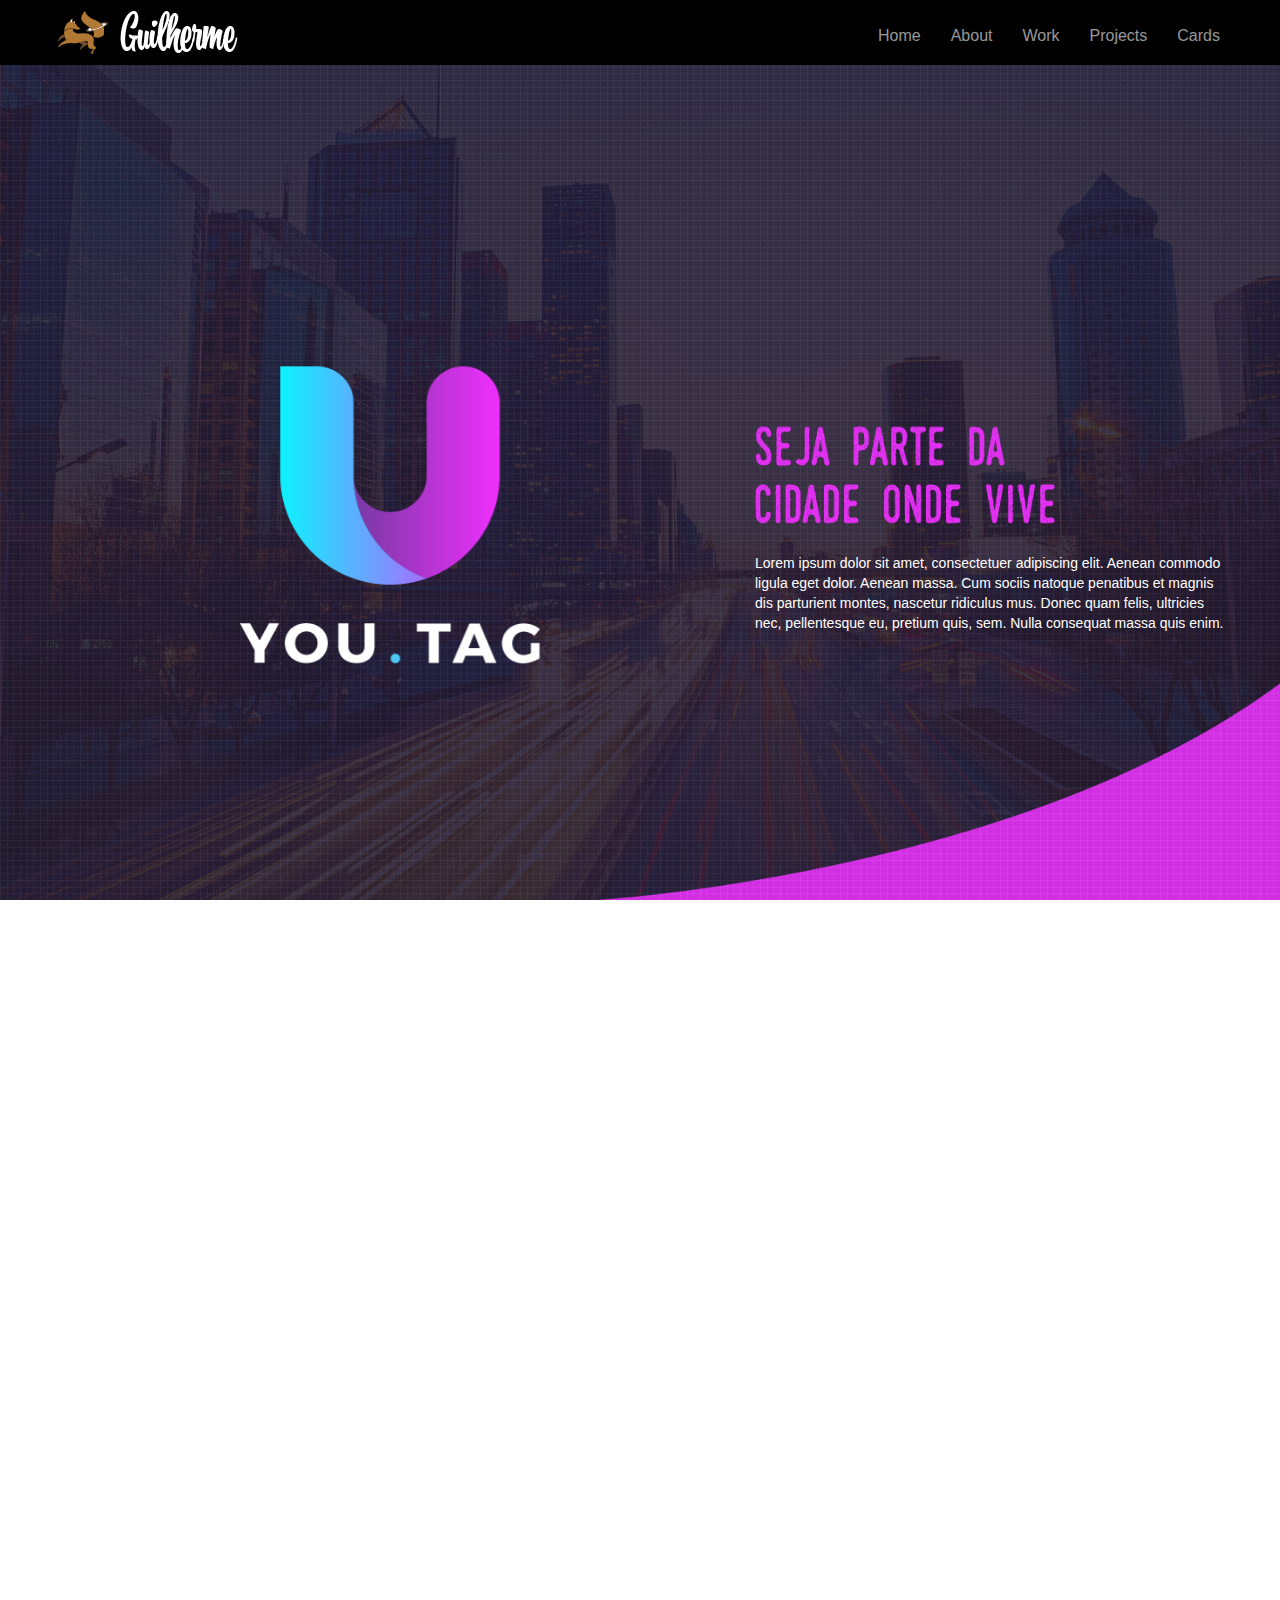
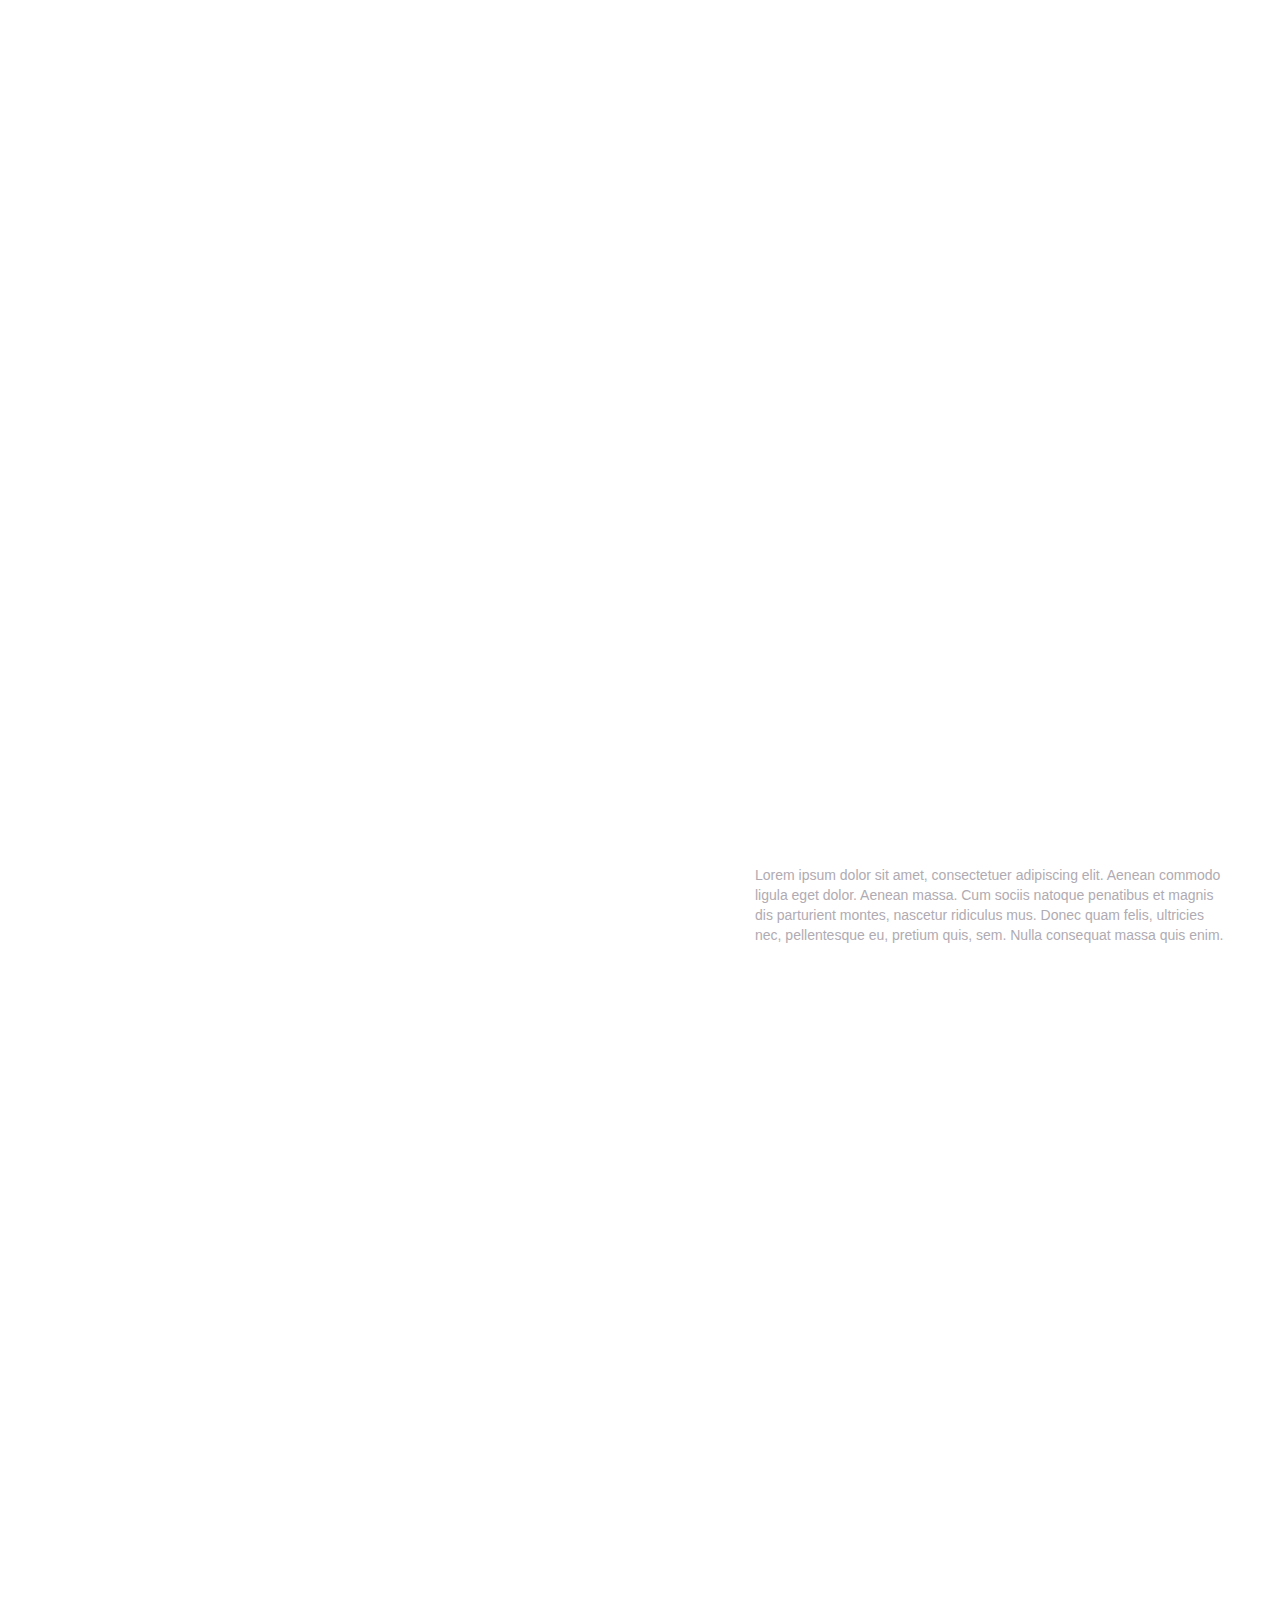
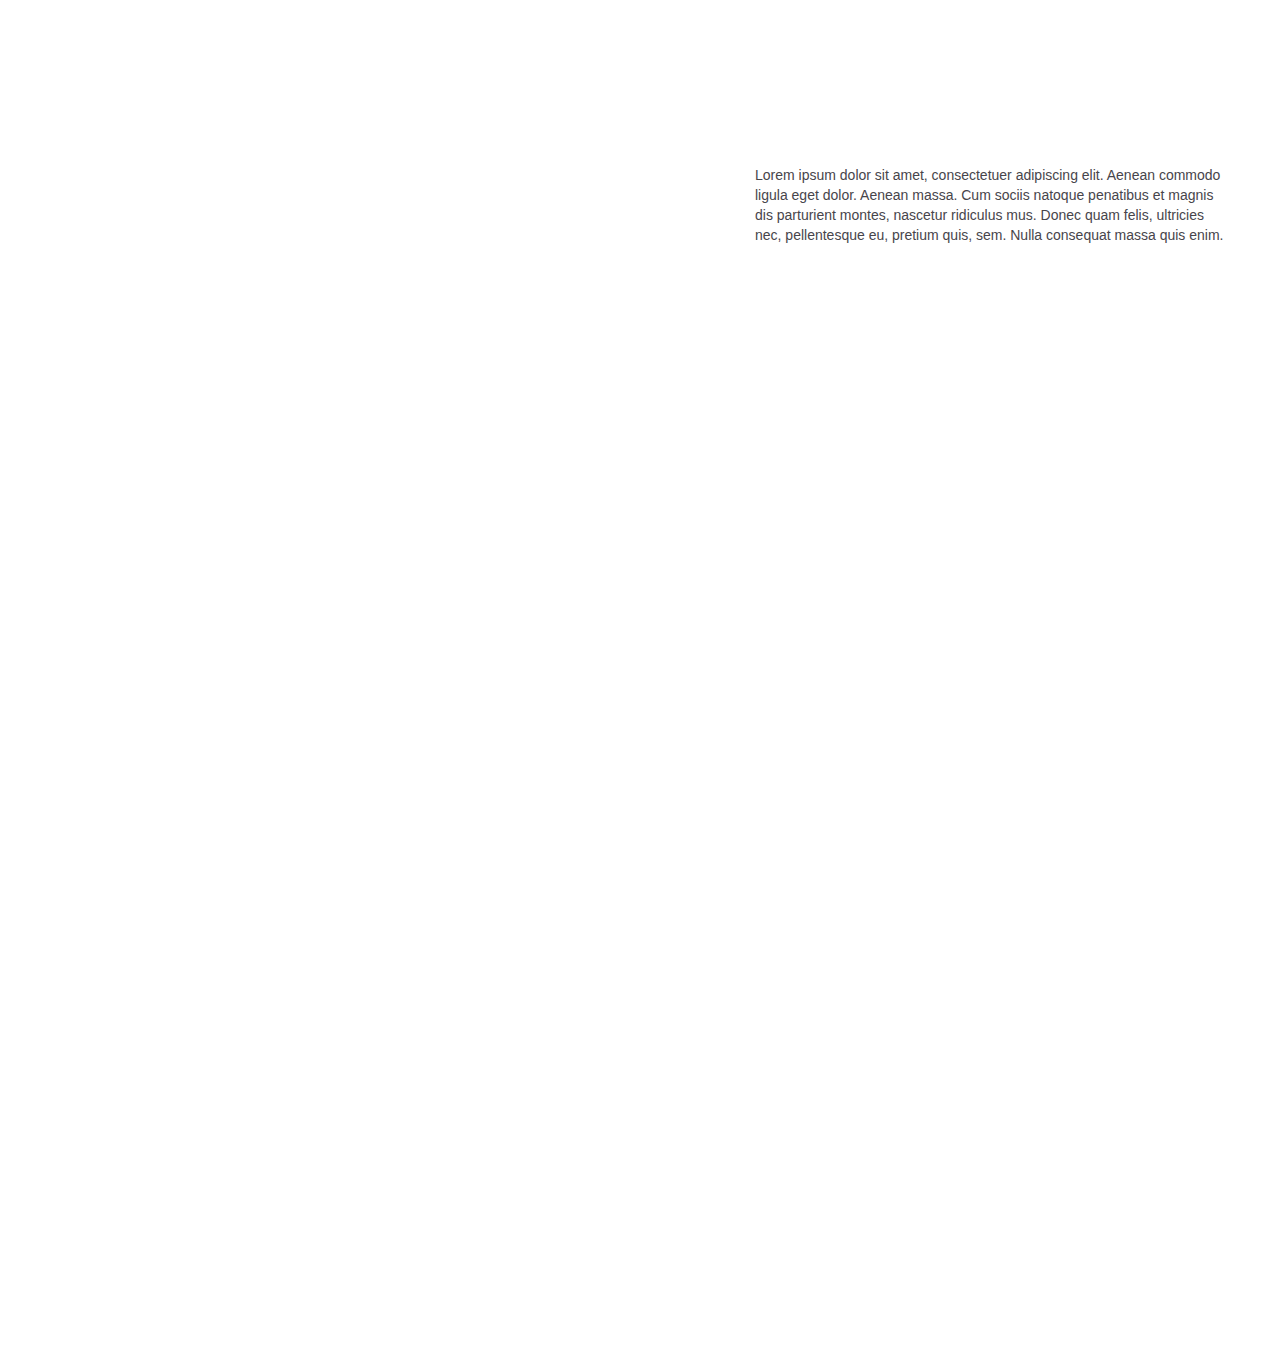
<file: universidade.html>
<!doctype html><html><head> <meta charset="utf-8"> <meta name="keywords" content=""> <meta name="description" content=""> <meta name="viewport" content="width=device-width, initial-scale=1.0"> <link rel="shortcut icon" type="image/png" href="favicon.png"> <link rel="stylesheet" href="./css/bootstrap.min.css"><link rel="stylesheet" href="style.css"><link rel="stylesheet" href="./css/animate.min.css"><link rel="stylesheet" href="./css/font-awesome.min.css"> <script src="./js/jquery-2.1.0.min.js"></script><script src="./js/bootstrap.min.js"></script><script src="./js/blocs.min.js"></script><script src="./js/lazysizes.min.js" defer></script> <title>Universidade</title> <!-- Google Analytics --> <!-- Google Analytics END --> </head><body><!-- Main container --><div class="page-container"> <!-- bloc-0 --><div class="bloc bgc-black d-bloc" id="bloc-0"><div class="container"><nav class="navbar row"><div class="navbar-header"><a class="navbar-brand" href="index.html"><img src="img/home_logo_long.png" alt="logo" class="lazyload" /></a><button id="nav-toggle" type="button" class="ui-navbar-toggle navbar-toggle" data-toggle="collapse" data-target=".navbar-1"><span class="sr-only">Toggle navigation</span><span class="icon-bar"></span><span class="icon-bar"></span><span class="icon-bar"></span></button></div><div class="collapse navbar-collapse navbar-1"><ul class="site-navigation nav navbar-nav"><li><a href="index.html">Home</a></li><li><a href="about.html">About</a></li><li></li><li><a href="work.html">Work</a></li><li><a href="projects.html">Projects</a></li><li><a href="cards.html">Cards</a></li></ul></div></nav></div></div><!-- bloc-0 END --><!-- bloc-55 --><div class="bloc bgc-white bg-youtag-background bloc-fill-screen b-parallax tc-white" id="bloc-55"><div class="container"><div class="row"><div class="col-sm-7"><img src="img/lazyload-ph.png" data-src="img/youtag_logo.png" class="center-block animated vanishIn lazyload" width="300" /></div><div class="col-sm-5"><img src="img/lazyload-ph.png" data-src="img/youtag_tittle.png" class="mg-md animated zoomIn anhembitittles lazyload" width="300" /><p>Lorem ipsum dolor sit amet, consectetuer adipiscing elit. Aenean commodo ligula eget dolor. Aenean massa. Cum sociis natoque penatibus et magnis dis parturient montes, nascetur ridiculus mus. Donec quam felis, ultricies nec, pellentesque eu, pretium quis, sem. Nulla consequat massa quis enim.</p></div></div></div></div><!-- bloc-55 END --><!-- bloc-56 --><div class="bloc bgc-white bloc-fill-screen b-parallax bg-session-backgrund tc-white" id="bloc-56"><div class="container"><div class="row"><div class="col-sm-7"><img src="img/lazyload-ph.png" data-src="img/session_logo.png" class="img-responsive center-block animated vanishIn lazyload" /></div><div class="col-sm-5"><img src="img/lazyload-ph.png" data-src="img/session_tittle.png" class="mg-md animated zoomIn anhembitittles lazyload" width="300" /><p>Lorem ipsum dolor sit amet, consectetuer adipiscing elit. Aenean commodo ligula eget dolor. Aenean massa. Cum sociis natoque penatibus et magnis dis parturient montes, nascetur ridiculus mus. Donec quam felis, ultricies nec, pellentesque eu, pretium quis, sem. Nulla consequat massa quis enim.</p></div></div></div></div><!-- bloc-56 END --><!-- bloc-57 --><div class="bloc bgc-white bloc-fill-screen b-parallax bg-catch-background tc-dark-gray-2" id="bloc-57"><div class="container"><div class="row"><div class="col-sm-7"><img src="img/lazyload-ph.png" data-src="img/catch_logo.png" class="img-responsive center-block animated vanishIn lazyload" /></div><div class="col-sm-5"><img src="img/lazyload-ph.png" data-src="img/catch_tittle.png" class="mg-md animated zoomIn anhembitittles lazyload" width="300" /><p>Lorem ipsum dolor sit amet, consectetuer adipiscing elit. Aenean commodo ligula eget dolor. Aenean massa. Cum sociis natoque penatibus et magnis dis parturient montes, nascetur ridiculus mus. Donec quam felis, ultricies nec, pellentesque eu, pretium quis, sem. Nulla consequat massa quis enim.</p></div></div></div></div><!-- bloc-57 END --><!-- bloc-58 --><div class="bloc bgc-white bloc-fill-screen b-parallax bg-espia-background tc-outer-space l-bloc" id="bloc-58"><div class="container"><div class="row"><div class="col-sm-7"><img src="img/lazyload-ph.png" data-src="img/espie_logo.png" class="img-responsive center-block animated vanishIn lazyload" /></div><div class="col-sm-5"><img src="img/lazyload-ph.png" data-src="img/espia_tittle.png" class="mg-md animated zoomIn anhembitittles lazyload" width="300" /><p>Lorem ipsum dolor sit amet, consectetuer adipiscing elit. Aenean commodo ligula eget dolor. Aenean massa. Cum sociis natoque penatibus et magnis dis parturient montes, nascetur ridiculus mus. Donec quam felis, ultricies nec, pellentesque eu, pretium quis, sem. Nulla consequat massa quis enim.</p></div></div></div></div><!-- bloc-58 END --><!-- bloc-59 --><div class="bloc bgc-white bloc-fill-screen b-parallax bg-hangup-background tc-white" id="bloc-59"><div class="container"><div class="row"><div class="col-sm-7"><img src="img/lazyload-ph.png" data-src="img/hangup_logo.png" class="img-responsive center-block animated vanishIn lazyload" /></div><div class="col-sm-5"><img src="img/lazyload-ph.png" data-src="img/hangup_tittle.png" class="mg-md animated zoomIn anhembitittles lazyload" width="300" /><p>Lorem ipsum dolor sit amet, consectetuer adipiscing elit. Aenean commodo ligula eget dolor. Aenean massa. Cum sociis natoque penatibus et magnis dis parturient montes, nascetur ridiculus mus. Donec quam felis, ultricies nec, pellentesque eu, pretium quis, sem. Nulla consequat massa quis enim.</p></div></div></div></div><!-- bloc-59 END --><!-- ScrollToTop Button --><a class="bloc-button btn btn-d scrollToTop" onclick="scrollToTarget('1')"><span class="fa fa-chevron-up"></span></a><!-- ScrollToTop Button END--></div><!-- Main container END --> </body></html>
</file>
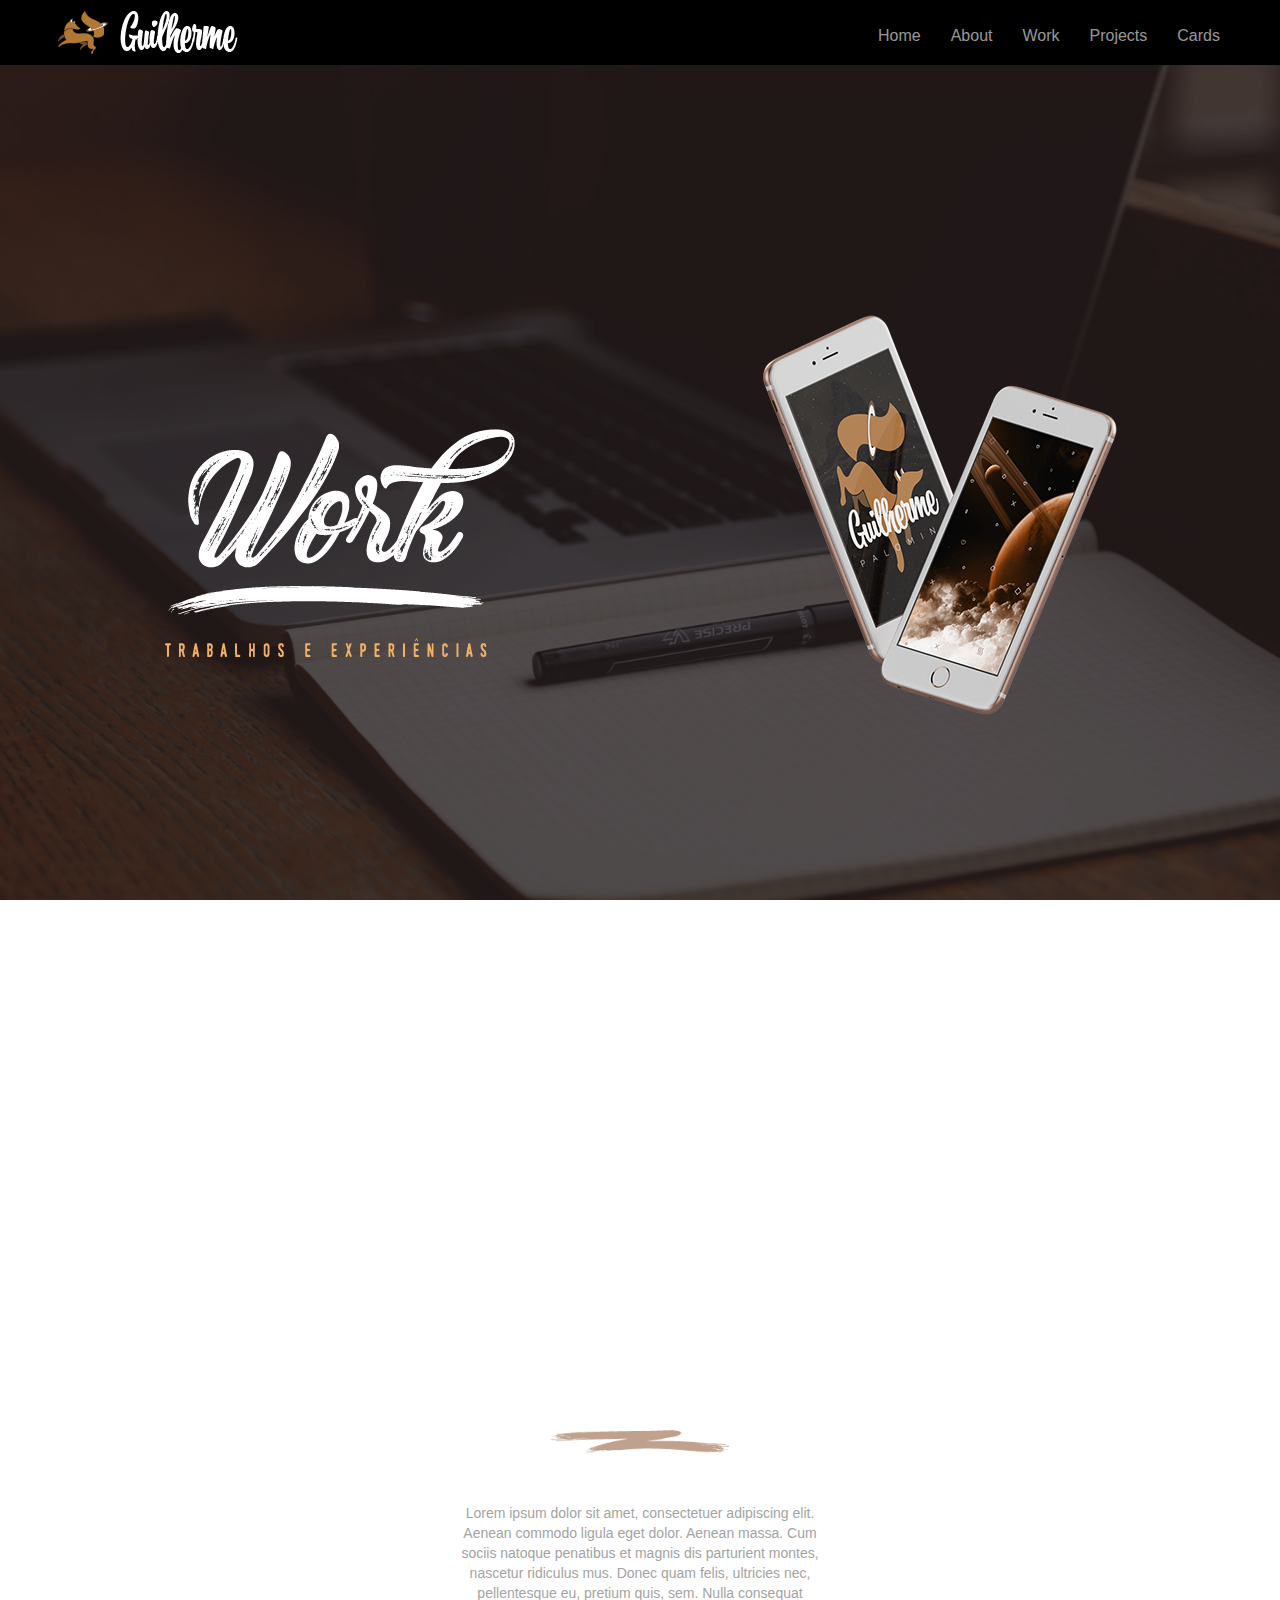
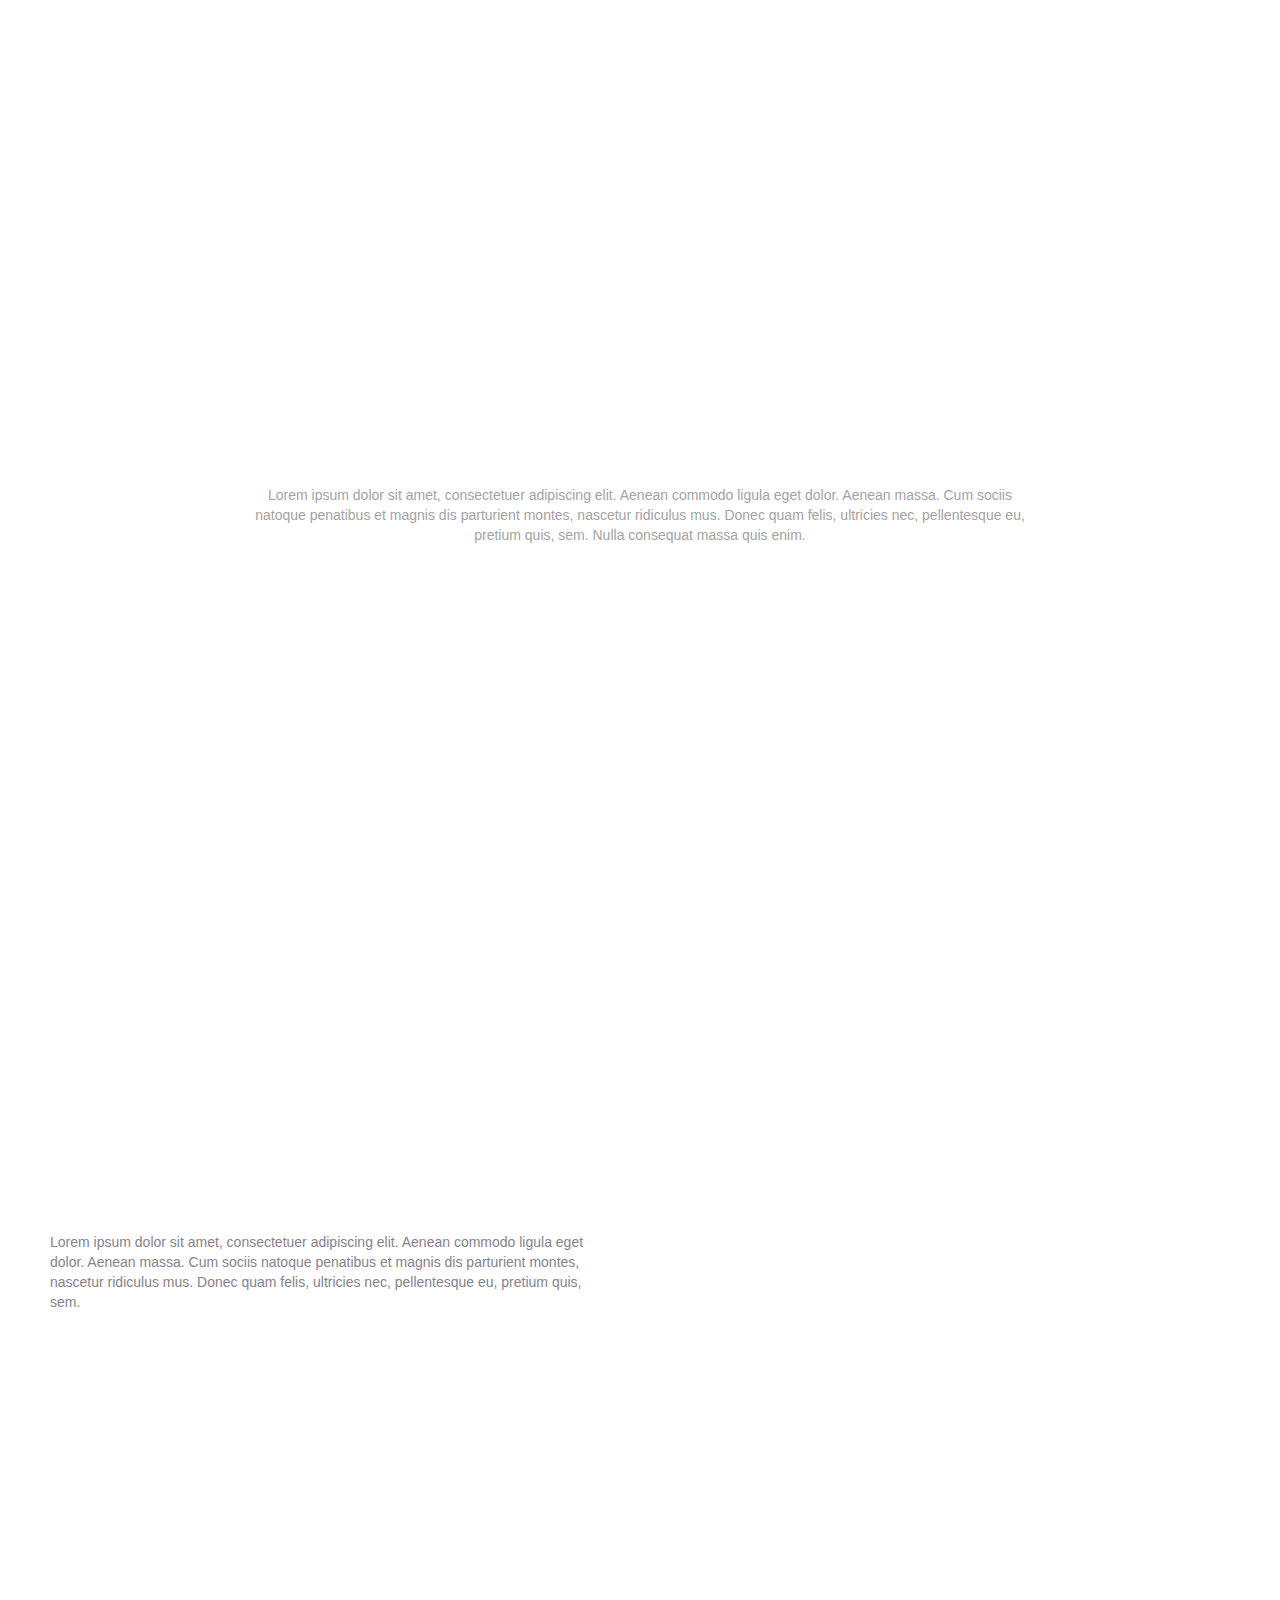
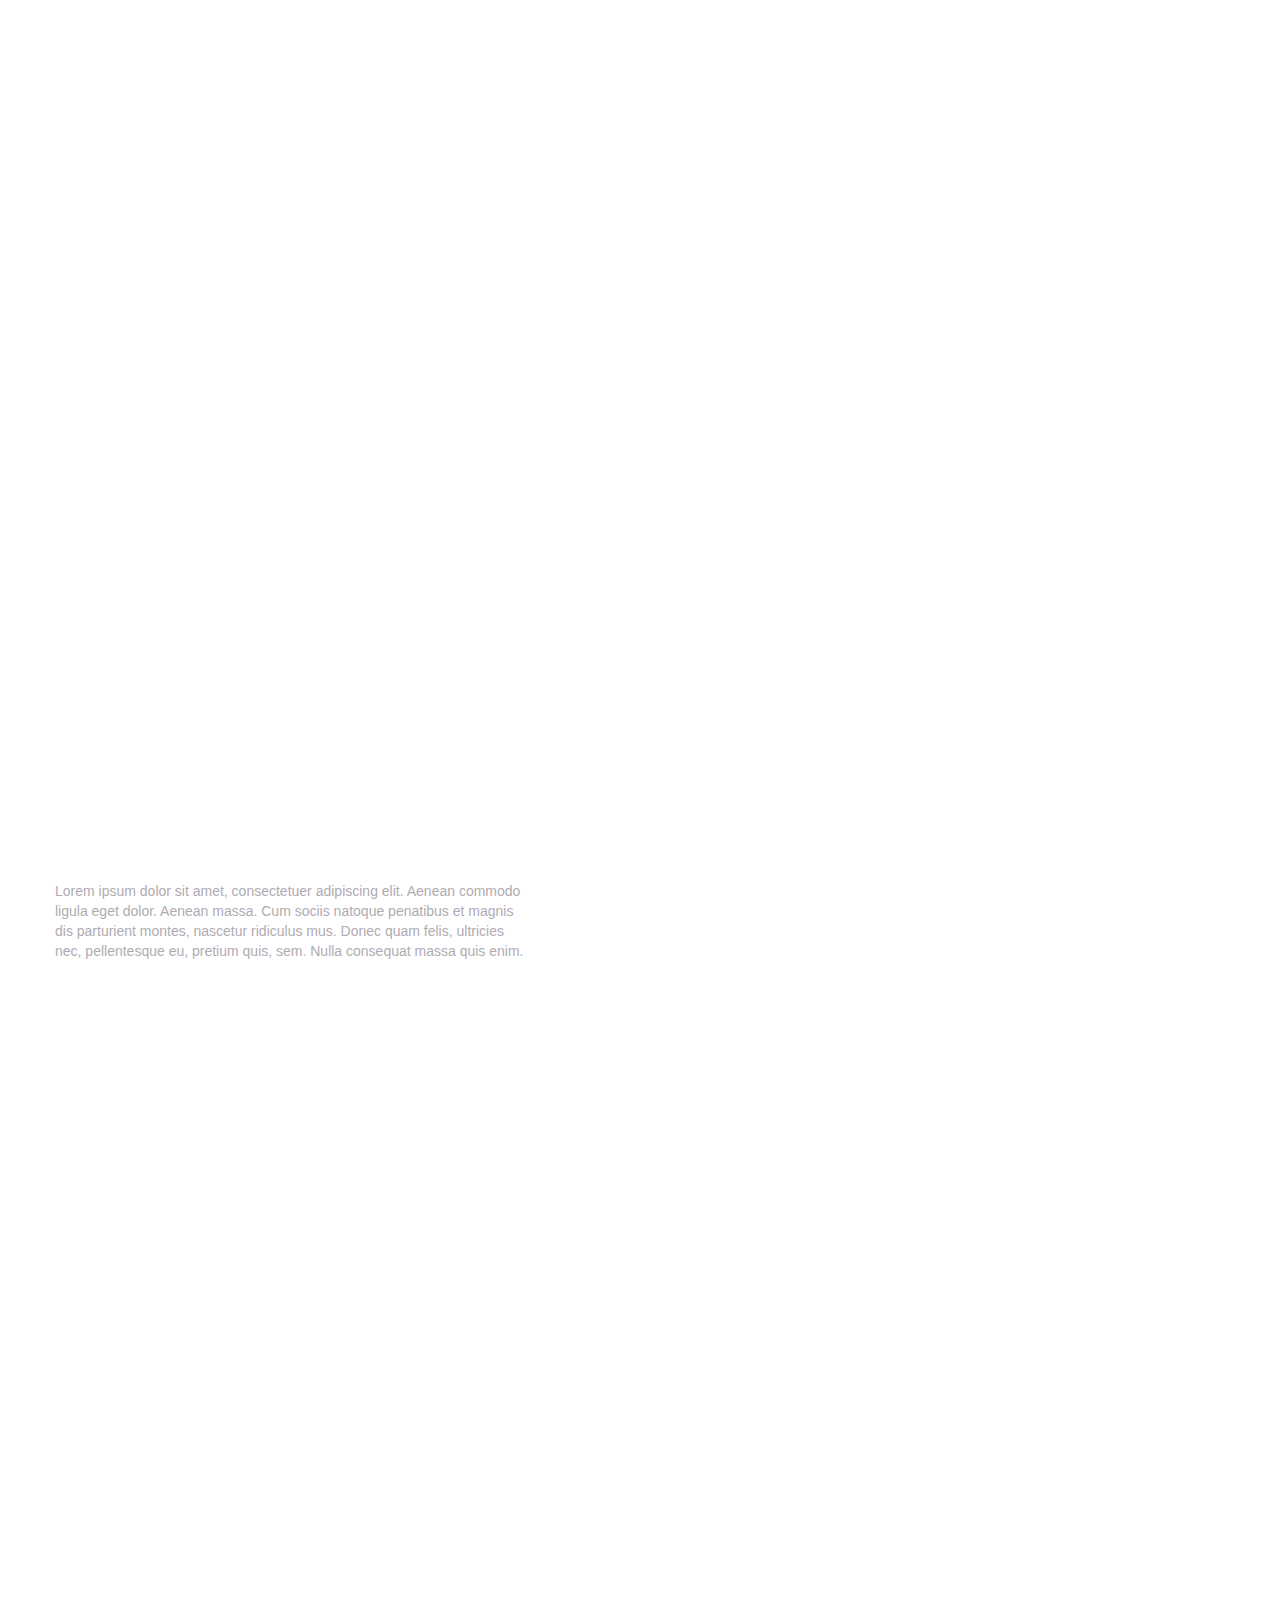
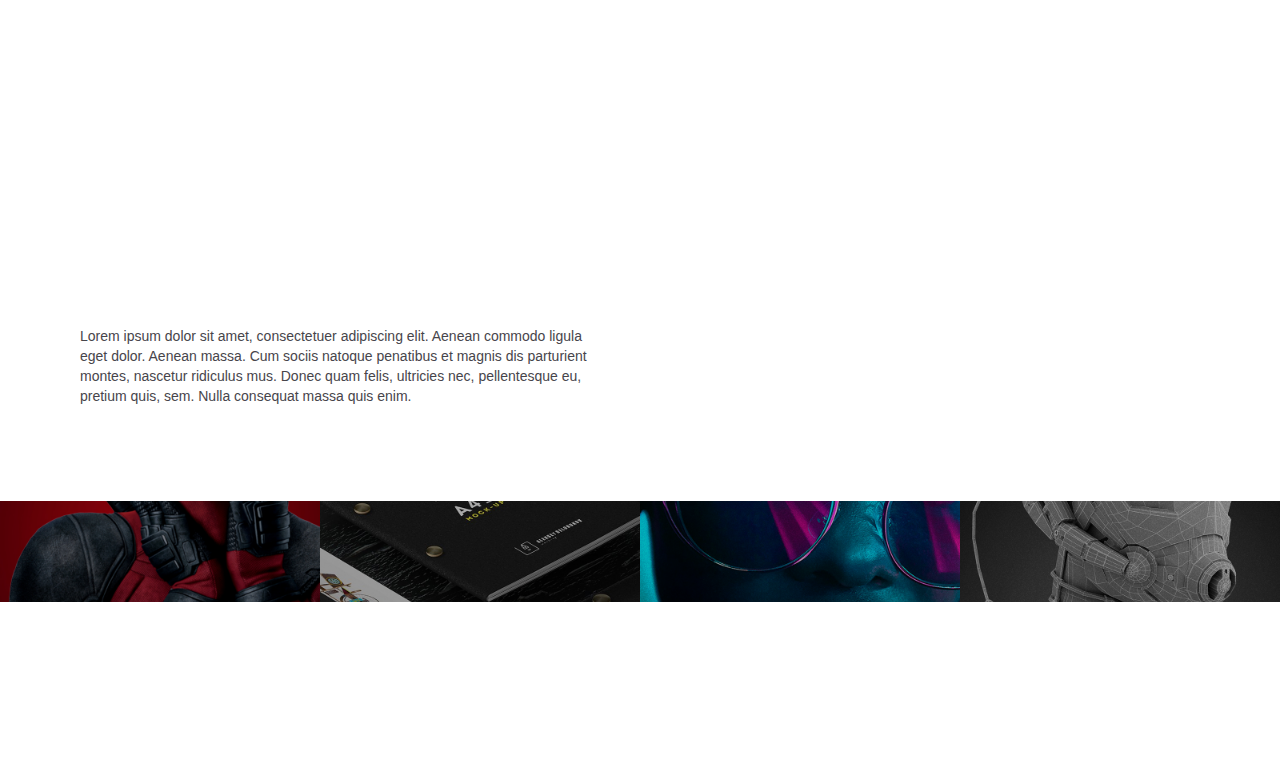
<file: work.html>
<!doctype html><html><head> <meta charset="utf-8"> <meta name="keywords" content=""> <meta name="description" content=""> <meta name="viewport" content="width=device-width, initial-scale=1.0"> <link rel="shortcut icon" type="image/png" href="favicon.png"> <link rel="stylesheet" href="./css/bootstrap.min.css"><link rel="stylesheet" href="style.css"><link rel="stylesheet" href="./css/animate.min.css"><link rel="stylesheet" href="./css/font-awesome.min.css"> <script src="./js/jquery-2.1.0.min.js"></script><script src="./js/bootstrap.min.js"></script><script src="./js/blocs.min.js"></script><script src="./js/lazysizes.min.js" defer></script> <title>Work</title> <!-- Google Analytics --> <!-- Google Analytics END --> </head><body><!-- Main container --><div class="page-container"> <!-- bloc-0 --><div class="bloc bgc-black d-bloc" id="bloc-0"><div class="container"><nav class="navbar row"><div class="navbar-header"><a class="navbar-brand" href="index.html"><img src="img/home_logo_long.png" alt="logo" class="lazyload" /></a><button id="nav-toggle" type="button" class="ui-navbar-toggle navbar-toggle" data-toggle="collapse" data-target=".navbar-1"><span class="sr-only">Toggle navigation</span><span class="icon-bar"></span><span class="icon-bar"></span><span class="icon-bar"></span></button></div><div class="collapse navbar-collapse navbar-1"><ul class="site-navigation nav navbar-nav"><li><a href="index.html">Home</a></li><li><a href="about.html">About</a></li><li></li><li><a href="work.html">Work</a></li><li><a href="projects.html">Projects</a></li><li><a href="cards.html">Cards</a></li></ul></div></nav></div></div><!-- bloc-0 END --><!-- bloc-60 --><div class="bloc bgc-white bg-Slider-Work b-parallax bloc-fill-screen l-bloc" id="bloc-60"><div class="container"><div class="row"><div class="col-sm-6"><img src="img/lazyload-ph.png" data-src="img/work2_main_tittle.png" class="img-responsive center-block workpagedown1 animated zoomIn lazyload" /></div><div class="col-sm-6"><img src="img/lazyload-ph.png" data-src="img/work2_main_image.png" class="img-responsive center-block animated fadeIn animSpeedLazy lazyload" /></div></div></div></div><!-- bloc-60 END --><!-- bloc-61 --><div class="bloc bgc-white bg-whydesignbg b-parallax tc-dark-gray bloc-fill-screen l-bloc" id="bloc-61"><div class="container"><div class="row"><div class="col-sm-4"></div><div class="col-sm-4"><img src="img/lazyload-ph.png" data-src="img/ribbonworkpages.png" class="center-block mg-md animated vanishIn animSpeedLazy lazyload" width="90" /><img src="img/lazyload-ph.png" data-src="img/whydesigntittle.png" class="center-block mg-md lazyload" width="400" /><img src="img/lazyload-ph.png" data-src="img/whydesigndivisor.png" class="center-block mg-lg lazyload" width="180" /><p class="text-center">Lorem ipsum dolor sit amet, consectetuer adipiscing elit. Aenean commodo ligula eget dolor. Aenean massa. Cum sociis natoque penatibus et magnis dis parturient montes, nascetur ridiculus mus. Donec quam felis, ultricies nec, pellentesque eu, pretium quis, sem. Nulla consequat massa quis enim.</p></div><div class="col-sm-4"></div></div></div></div><!-- bloc-61 END --><!-- bloc-62 --><div class="bloc bgc-white bg-roadbg b-parallax l-bloc" id="bloc-62"><div class="container bloc-md"><div class="row"><div class="col-sm-12"><img src="img/lazyload-ph.png" data-src="img/ribbonworkpages.png" class="center-block mg-md animated vanishIn animSpeedLazy lazyload" width="90" /><img src="img/lazyload-ph.png" data-src="img/roadtittle2.png" class="center-block mg-md lazyload" width="400" /><img src="img/lazyload-ph.png" data-src="img/roaddivisor2.png" class="center-block mg-md lazyload" width="180" /></div></div><div class="row voffset"><div class="col-sm-4"><a href="universidade.html" target="_blank"><img src="img/lazyload-ph.png" data-src="img/uambt2.png" class="center-block lazyload" width="330" data-placement="top" data-toggle="tooltip" title="clique para ver mais" /></a></div><div class="col-sm-4"><a href="bferraz.html" target="_blank"><img src="img/lazyload-ph.png" data-src="img/Bbt2.png" class="center-block lazyload" width="330" data-placement="top" data-toggle="tooltip" title="clique para ver mais" /></a></div><div class="col-sm-4"><a href="blueconecta.html" target="_blank"><img src="img/lazyload-ph.png" data-src="img/bluebt2.png" class="center-block mg-lg lazyload" width="330" data-placement="top" data-toggle="tooltip" title="clique para ver mais" /></a></div></div><div class="row voffset"><div class="col-sm-12"><img src="img/lazyload-ph.png" data-src="img/roadimage2.png" class="center-block lazyload" width="1200" /></div></div></div></div><!-- bloc-62 END --><!-- bloc-63 --><div class="bloc bgc-white bg-style-bg-2 b-parallax tc-dark-gray l-bloc" id="bloc-63"><div class="container"><div class="row"><div class="col-sm-2"></div><div class="col-sm-8"><img src="img/lazyload-ph.png" data-src="img/ribbonworkpages.png" class="center-block mg-md downstyleribbon animated vanishIn animSpeedLazy lazyload" width="90" /><img src="img/lazyload-ph.png" data-src="img/style_tittle_2.png" class="center-block mg-md lazyload" width="500" /><img src="img/lazyload-ph.png" data-src="img/style_divisor_2.png" class="center-block mg-lg lazyload" width="180" /><p class="text-center mg-lg">Lorem ipsum dolor sit amet, consectetuer adipiscing elit. Aenean commodo ligula eget dolor. Aenean massa. Cum sociis natoque penatibus et magnis dis parturient montes, nascetur ridiculus mus. Donec quam felis, ultricies nec, pellentesque eu, pretium quis, sem. Nulla consequat massa quis enim.</p><img src="img/lazyload-ph.png" data-src="img/style_imagmobile_2.png" class="img-responsive center-block hidden-lg hidden-md hidden-sm lazyload" /><img src="img/lazyload-ph.png" data-src="img/style_image_2.png" class="img-responsive center-block hidden-xs lazyload" /></div><div class="col-sm-2"></div></div></div></div><!-- bloc-63 END --><!-- Bloc Group --><div class='bloc-group'><!-- bloc-64 --><div class="bloc bgc-white bloc-tile-2 tc-taupe-gray bloc-fill-screen" id="bloc-64"><div class="container"><div class="row"><div class="col-sm-12"><img src="img/lazyload-ph.png" data-src="img/ribbonworkpages.png" class="img-responsive center-block mg-md animated vanishIn animSpeedLazy lazyload" /><img src="img/lazyload-ph.png" data-src="img/knowtittle_2.png" class="center-block mg-md lazyload" width="370" /><img src="img/lazyload-ph.png" data-src="img/know_divisor2.png" class="img-responsive center-block mg-lg lazyload" /><p>Lorem ipsum dolor sit amet, consectetuer adipiscing elit. Aenean commodo ligula eget dolor. Aenean massa. Cum sociis natoque penatibus et magnis dis parturient montes, nascetur ridiculus mus. Donec quam felis, ultricies nec, pellentesque eu, pretium quis, sem.</p></div></div></div></div><!-- bloc-64 END --><!-- bloc-65 --><div class="bloc bgc-white bloc-tile-2 bg-know-bg-2 b-parallax l-bloc bloc-fill-screen" id="bloc-65"><div class="container"><div class="row"><div class="col-sm-12"><img src="img/lazyload-ph.png" data-src="img/photoshop_tittle_2.png" class="mg-sm img-responsive lazyload" /><img src="img/lazyload-ph.png" data-src="img/photoshop_bar_2.png" class="animated lightSpeedIn animDelay02 lazyload" width="600" /></div></div><div class="row voffset"><div class="col-sm-12"><img src="img/lazyload-ph.png" data-src="img/illustrator_tittle_2.png" class="mg-sm img-responsive lazyload" /><img src="img/lazyload-ph.png" data-src="img/illustrator_bar_2.png" class="animated lightSpeedIn animDelay02 lazyload" width="600" /></div></div><div class="row voffset"><div class="col-sm-12"><img src="img/lazyload-ph.png" data-src="img/audition_tittle_2.png" class="mg-sm img-responsive lazyload" /><img src="img/lazyload-ph.png" data-src="img/audition_bar_2.png" class="animated lightSpeedIn animDelay02 lazyload" width="600" /></div></div><div class="row voffset"><div class="col-sm-12"><img src="img/lazyload-ph.png" data-src="img/aftereffects_tittle_2.png" class="img-responsive mg-sm lazyload" /><img src="img/lazyload-ph.png" data-src="img/after_bar_2.png" class="animated lightSpeedIn animDelay02 lazyload" width="600" /></div></div></div></div><!-- bloc-65 END --></div><!-- Bloc Group END --><!-- bloc-66 --><div class="bloc bgc-white bg-mobile-bg-2 b-parallax tc-dark-gray-2" id="bloc-66"><div class="container bloc-lg"><div class="row"><div class="col-sm-5"><img src="img/lazyload-ph.png" data-src="img/ribbonworkpages.png" class="center-block mg-md downmobileribbon animSpeedLazy animated vanishIn lazyload" width="90" /><img src="img/lazyload-ph.png" data-src="img/mobile_tittle_2.png" class="center-block mg-md lazyload" width="380" /><img src="img/lazyload-ph.png" data-src="img/mobile_divisor_2.png" class="img-responsive center-block mg-lg lazyload" /><p>Lorem ipsum dolor sit amet, consectetuer adipiscing elit. Aenean commodo ligula eget dolor. Aenean massa. Cum sociis natoque penatibus et magnis dis parturient montes, nascetur ridiculus mus. Donec quam felis, ultricies nec, pellentesque eu, pretium quis, sem. Nulla consequat massa quis enim.</p></div><div class="col-sm-2"></div><div class="col-sm-5"><img src="img/lazyload-ph.png" data-src="img/mobile_image2.png" class="animated fadeIn animSpeedLazy lazyload" height="800" /></div></div></div></div><!-- bloc-66 END --><!-- bloc-67 --><div class="bloc bgc-white bg-devel-background-orange tc-outer-space b-parallax none l-bloc bloc-fill-screen" id="bloc-67"><div class="container"><div class="row voffset"><div class="col-sm-6"><img src="img/lazyload-ph.png" data-src="img/ribbonworkpages.png" class="center-block mg-md animated vanishIn animSpeedLazy lazyload" width="90" /><img src="img/lazyload-ph.png" data-src="img/devel_tittle_2.png" class="center-block mg-md lazyload" width="400" /><img src="img/lazyload-ph.png" data-src="img/devel_divisor_2.png" class="center-block mg-lg lazyload" width="150" /><p class="develtextresize mg-md">Lorem ipsum dolor sit amet, consectetuer adipiscing elit. Aenean commodo ligula eget dolor. Aenean massa. Cum sociis natoque penatibus et magnis dis parturient montes, nascetur ridiculus mus. Donec quam felis, ultricies nec, pellentesque eu, pretium quis, sem. Nulla consequat massa quis enim.</p></div><div class="col-sm-6"><img src="img/lazyload-ph.png" data-src="img/devel_new_note.png" class="img-responsive lazyload" /></div></div></div></div><!-- bloc-67 END --><!-- Bloc Group --><div class='bloc-group'><!-- bloc-68 --><div class="bloc bgc-white bloc-tile-4 bg-devel-mini-bg01 l-bloc" id="bloc-68"><div class="container bloc-md"><div class="row"><div class="col-sm-12"><img src="img/lazyload-ph.png" data-src="img/devel_mini_tittle01.png" class="img-responsive center-block animated vanishIn none lazyload" /></div></div></div></div><!-- bloc-68 END --><!-- bloc-69 --><div class="bloc bgc-white bloc-tile-4 bg-devel-mini-bg02 l-bloc" id="bloc-69"><div class="container bloc-md"><div class="row"><div class="col-sm-12"><img src="img/lazyload-ph.png" data-src="img/devel_mini_tittle02.png" class="img-responsive center-block animated vanishIn none animDelay02 lazyload" /></div></div></div></div><!-- bloc-69 END --><!-- bloc-70 --><div class="bloc bgc-white bloc-tile-4 bg-devel-mini-bg03 l-bloc" id="bloc-70"><div class="container bloc-md"><div class="row"><div class="col-sm-12"><img src="img/lazyload-ph.png" data-src="img/devel_mini_tittle03.png" class="img-responsive center-block animated vanishIn animDelay04 lazyload" /></div></div></div></div><!-- bloc-70 END --><!-- bloc-71 --><div class="bloc bgc-white bloc-tile-4 bg-devel-mini-bg04 l-bloc" id="bloc-71"><div class="container bloc-md"><div class="row"><div class="col-sm-12"><img src="img/lazyload-ph.png" data-src="img/devel_mini_tittle04.png" class="img-responsive center-block animated vanishIn animDelay06 lazyload" /></div></div></div></div><!-- bloc-71 END --></div><!-- Bloc Group END --><!-- ScrollToTop Button --><a class="bloc-button btn btn-d scrollToTop" onclick="scrollToTarget('1')"><span class="fa fa-chevron-up"></span></a><!-- ScrollToTop Button END--></div><!-- Main container END --> </body></html>
</file>
<file: style.css>
body{margin:0;padding:0; background:#FFF; overflow-x:hidden; -webkit-font-smoothing: antialiased; -moz-osx-font-smoothing: grayscale;}a,button{transition: all .3s ease-in-out;outline: none!important;} a:hover{text-decoration: none; cursor:pointer;}#page-loading-blocs-notifaction{position: fixed;top: 0;bottom: 0;width: 100%;z-index:100000;background:#FFFFFF url("img/pageload-spinner.gif") no-repeat center center;}.bloc{width:100%;clear:both;background: 50% 50% no-repeat;padding:0 50px;-webkit-background-size: cover;-moz-background-size: cover;-o-background-size: cover;background-size: cover;position:relative;}.bloc .container{padding-left:0;padding-right:0;}.bloc-lg{padding:100px 50px;}.bloc-md{padding:50px;}.bloc-fill-screen{padding-top:0;position: relative;height: inherit;}.bloc-fill-screen > .container{position:relative;top:50%;transform:translateY(-50%);-webkit-transform:translateY(-50%);}.bloc-fill-screen .fill-bloc-top-edge, .bloc-fill-screen .fill-bloc-bottom-edge{position: absolute;margin: 20px auto;left: 0;right: 0;z-index: 1;transform: none;}.bloc-fill-screen .fill-bloc-top-edge{top:0;}.bloc-fill-screen .fill-bloc-bottom-edge{top: initial;bottom: 20px;}.blocs-hero-btn-dwn{width: 58px;height: 58px;display: block;margin:0 auto;line-height: 58px;padding: 0;border-radius: 50%;text-align: center;font-size: 18px;color: rgba(255,255,255,.8);background: rgba(0,0,0,.6);border:0;}.blocs-hero-btn-dwn:hover{color: rgba(255,255,255,1);}.bloc-group{display:flex;}.bloc-tile-2{width:50%;}.bloc-tile-3{width:33.33333333%;}.bloc-tile-4{width:25%;}.bloc-tile-2 .container, .bloc-tile-3 .container, .bloc-tile-4 .container{width:100%;}.bg-center,.bg-l-edge,.bg-r-edge,.bg-t-edge,.bg-b-edge,.bg-tl-edge,.bg-bl-edge,.bg-tr-edge,.bg-br-edge,.bg-repeat{-webkit-background-size: auto!important;-moz-background-size: auto!important;-o-background-size: auto!important;background-size: auto!important;}.video-bg-container, .bloc-video{position: absolute;top: 0;bottom: 0;left: 50%;right: -50%;overflow: hidden;transform: translateX(-50%);-webkit-transform:translateX(-50%);}.bloc-video{width: auto;height: auto;min-width: 100%;min-height: 100%;z-index: 0;}.b-parallax{background-attachment:fixed;}.d-bloc{color:rgba(255,255,255,.7);}.d-bloc button:hover{color:rgba(255,255,255,.9);}.d-bloc .icon-round,.d-bloc .icon-square,.d-bloc .icon-rounded,.d-bloc .icon-semi-rounded-a,.d-bloc .icon-semi-rounded-b{border-color:rgba(255,255,255,.9);}.d-bloc .divider-h span{border-color:rgba(255,255,255,.2);}.d-bloc .a-btn,.d-bloc .navbar a,.d-bloc .navbar-brand, .d-bloc a .icon-sm, .d-bloc a .icon-md, .d-bloc a .icon-lg, .d-bloc a .icon-xl, .d-bloc h1 a, .d-bloc h2 a, .d-bloc h3 a, .d-bloc h4 a, .d-bloc h5 a, .d-bloc h6 a, .d-bloc p a{color:rgba(255,255,255,.6);}.d-bloc .a-btn:hover,.d-bloc .navbar a:hover,.d-bloc .navbar-brand:hover,.d-bloc a:hover .icon-sm, .d-bloc a:hover .icon-md, .d-bloc a:hover .icon-lg, .d-bloc a:hover .icon-xl, .d-bloc h1 a:hover, .d-bloc h2 a:hover, .d-bloc h3 a:hover, .d-bloc h4 a:hover, .d-bloc h5 a:hover, .d-bloc h6 a:hover, .d-bloc p a:hover{color:rgba(255,255,255,1);}.d-bloc .navbar-toggle .icon-bar{background:rgba(255,255,255,1);}.d-bloc .btn-wire,.d-bloc .btn-wire:hover{color:rgba(255,255,255,1);border-color:rgba(255,255,255,1);}.d-bloc .panel{color:rgba(0,0,0,.5);}.d-bloc .panel button:hover{color:rgba(0,0,0,.7);}.d-bloc .panel icon{border-color:rgba(0,0,0,.7);}.d-bloc .panel .divider-h span{border-color:rgba(0,0,0,.1);}.d-bloc .panel .a-btn{color:rgba(0,0,0,.6);}.d-bloc .panel .a-btn:hover{color:rgba(0,0,0,1);}.d-bloc .panel .btn-wire, .d-bloc .panel .btn-wire:hover{color:rgba(0,0,0,.7);border-color:rgba(0,0,0,.3);}.d-bloc .panel,.l-bloc{color:rgba(0,0,0,.5);}.d-bloc .panel button:hover,.l-bloc button:hover{color:rgba(0,0,0,.7);}.l-bloc .icon-round,.l-bloc .icon-square,.l-bloc .icon-rounded,.l-bloc .icon-semi-rounded-a,.l-bloc .icon-semi-rounded-b{border-color:rgba(0,0,0,.7);}.d-bloc .panel .divider-h span,.l-bloc .divider-h span{border-color:rgba(0,0,0,.1);}.d-bloc .panel .a-btn,.l-bloc .a-btn,.l-bloc .navbar a,.l-bloc .navbar-brand,.l-bloc a .icon-sm, .l-bloc a .icon-md, .l-bloc a .icon-lg, .l-bloc a .icon-xl, .l-bloc h1 a, .l-bloc h2 a, .l-bloc h3 a, .l-bloc h4 a, .l-bloc h5 a, .l-bloc h6 a, .l-bloc p a{color:rgba(0,0,0,.6);}.d-bloc .panel .a-btn:hover,.l-bloc .a-btn:hover,.l-bloc .navbar a:hover, .l-bloc .navbar-brand:hover, .l-bloc a:hover .icon-sm, .l-bloc a:hover .icon-md, .l-bloc a:hover .icon-lg, .l-bloc a:hover .icon-xl, .l-bloc h1 a:hover, .l-bloc h2 a:hover, .l-bloc h3 a:hover, .l-bloc h4 a:hover, .l-bloc h5 a:hover, .l-bloc h6 a:hover, .l-bloc p a:hover{color:rgba(0,0,0,1);}.l-bloc .navbar-toggle .icon-bar{color:rgba(0,0,0,.6);}.d-bloc .panel .btn-wire,.d-bloc .panel .btn-wire:hover,.l-bloc .btn-wire,.l-bloc .btn-wire:hover{color:rgba(0,0,0,.7);border-color:rgba(0,0,0,.3);}.voffset{margin-top:30px;}#bloc-35 h4{line-height: 26px;}#bloc-36 h4{line-height: 26px;}#bloc-37 h4{line-height: 26px;}#bloc-38 h4{line-height: 26px;}#bloc-39 h4{line-height: 26px;}#bloc-40 h4{line-height: 26px;}#bloc-41 h4{line-height: 26px;}#bloc-42 h4{line-height: 26px;}#bloc-43 h4{line-height: 26px;}#bloc-44 h4{line-height: 26px;}.navbar{margin-bottom: 0;z-index:1;}.navbar-brand{height:auto;padding:3px 15px;font-size:25px;font-weight:normal;font-weight:600;line-height:44px;}.navbar-brand img{max-height: 200px;margin: 0 5px 0 0;display:inline;}.nav-center .navbar-brand img{margin:0;}.navbar .nav{padding-top: 2px;margin-right: -16px;float:right;z-index:1;}.nav > li{float:left;margin-top:4px;font-size:16px;}.navbar-nav .open .dropdown-menu > li > a{text-align: inherit;}.nav > li a:hover, .nav > li a:focus{background:transparent;}.navbar-toggle{margin: 10px 10px 0 0;border: 0px;}.navbar-toggle:hover{background:transparent!important;}.navbar-toggle .icon-bar{background-color: rgba(0,0,0,.5);width: 26px;} .nav-invert .navbar .nav{float:left;}.nav-invert .navbar-header, .nav-invert .navbar-brand{float:right;position:relative;z-index:2;}@media (min-width: 768px){.site-navigation{position:absolute;top:50%;right:20px;transform:translate(0, -50%);-webkit-transform:translateY(-50%);}.nav > li .dropdown-menu a,.nav > li .dropdown-menu a:hover{color:#484848;}.nav-invert .site-navigation{left:0;right:0;}.nav-center{text-align:center;}.nav-center .navbar-header{width:100%;}.nav-center .navbar-header, .nav-center .navbar-brand, .nav-center .nav > li{float: none;display:inline-block;}.nav-center .site-navigation{position:relative;width:100%;margin-top:20px;}.nav-center.mini-nav .navbar-toggle{float:none;margin: 10px auto 0;}}.nav > li > .dropdown a{background: none!important;display: block;padding: 14px 15px;}nav .caret{margin: 0 5px;}.dropdown-menu .dropdown-menu{top:-8px;left:100%;}.dropdown-menu .dropmenu-flow-right{top:100%;left:0;margin-left: -1px;border-top-left-radius: 0;border-top-right-radius: 0;}.dropdown-menu .dropdown span{border: 4px solid black;border-top-color:transparent;border-right-color:transparent;border-bottom-color:transparent;margin: 6px -5px 0 0!important;float: right;}.mg-sm{margin-top:10px;margin-bottom:5px;}.mg-md{margin-top:10px;margin-bottom:20px;}.mg-lg{margin-top:10px;margin-bottom:40px;}img.mg-sm,img.mg-md,img.mg-lg{margin-top: 0;}img.mg-sm{margin-bottom:10px;}img.mg-md{margin-bottom:30px;}img.mg-lg{margin-bottom:50px;}.btn{margin: 0 5px 5px 0;}.btn.pull-right{margin: 0 0 5px 5px;}.btn-d,.btn-d:hover,.btn-d:focus{color:#FFF;background:rgba(0,0,0,.3);}button{outline: none!important;}.btn-sq{border-radius: 0px;}.icon-md{font-size:30px!important;}.panel-sq, .panel-sq .panel-heading, .panel-sq .panel-footer{border-radius:0;}.panel-rd{border-radius:30px;}.panel-rd .panel-heading{border-radius:29px 29px 0 0;}.panel-rd .panel-footer{border-radius:0 0 29px 29px;}.carousel{display:inline-block;vertical-align:bottom;}.full-width-bloc .carousel{width:100%;}.carousel .item img{margin-right:auto;margin-left:auto;}.carousel-control span{position: absolute;top: 50%;z-index: 5;display: inline-block;}.carousel-control{color:#FFF!important;text-shadow: none;}.carousel-indicators li{margin: 0 4px;}.carousel-indicators .active{margin: 0 4px -1px;}.carousel-control.left span{margin-left:-15px;}.no-shadows .carousel-control.left, .no-shadows .carousel-control.right{background-image: none;}.carousel-caption-top{bottom: inherit;top: 20px;}.scrollToTop{width:40px;height:40px;position:fixed;bottom:20px;right:20px;opacity: 0;z-index: 500;transition: all .3s ease-in-out;}.scrollToTop span{margin-top: 6px;}.showScrollTop{font-size: 14px;opacity: 1;}h1,h2,h3,h4,h5,h6,p,label,.btn,a{font-family:"Helvetica";}.container{max-width:1920px;}.movies_center_down{padding-top:60px;}.top_10_down{padding-top:60px;}.about_menu_down{margin-top:300px;}.workpagedown1{margin-top:114px;}.workpageimage1{margin-top:55px;}.whypagetext{margin-left:80px;margin-right:80px;}.roadpagetittle{padding-top:90px;}.stylepagetittle{padding-top:69px;}.softpageimage{padding-top:82px;}.anhembitittles{padding-top:60px;}.downstyleribbon{padding-top:40px;}.downmobileribbon{padding-top:130px;}.develtextresize{margin-left:25px;margin-right:25px;}.down_new_notw{margin-top:50px;}.downmobileribbonworkdevel{padding-top:81px;}.blueribbondown{padding-top:120px;}.bluetxt{margin-right:65px;margin-left:65px;}.bluetxtlogo{margin-left:70px;margin-right:70px;}.projmaintittle{margin-top:120px;}.ribbonposters{padding-top:100px;}.cardsribbon{padding-top:130px;}.bgc-black{background-color:#000000;}.bgc-white{background-color:#ffffff;}.bgc-dark-jungle-green{background-color:#1E1A19;}.bgc-umber{background-color:#64543B;}.bgc-onyx{background-color:#030A16;}.tc-dark-gray{color:#A3A3A3!important;}.tc-copper{color:#B37741!important;}.tc-copper-2{color:#B37741!important;}.tc-white{color:#ffffff!important;}.tc-dark-gray-2{color:#B0ABB2!important;}.tc-outer-space{color:#47454B!important;!important}.tc-taupe-gray{color:#86828E!important;}.icon-white{color:#ffffff!important;border-color:#ffffff!important;}.bg-home-background{background-image:url("img/home_background.jpg");}.bg-bg-lord{background-image:url("img/bg_lord.jpg");}.bg-bg-potter{background-image:url("img/bg_potter.jpg");}.bg-bg-star{background-image:url("img/bg_star.jpg");}.bg-bg-civil{background-image:url("img/bg_civil.jpg");}.bg-bg-knight{background-image:url("img/bg_knight.jpg");}.bg-bg-doctor{background-image:url("img/bg_doctor.jpg");}.bg-bg-inter{background-image:url("img/bg_inter.jpg");}.bg-bg-darko{background-image:url("img/bg_darko.jpg");}.bg-bg-club{background-image:url("img/bg_club.jpg");}.bg-about-background-home{background-image:url("img/about_background_home.jpg");}.bg-aboutbg01{background-image:url("img/aboutbg01.jpg");}.bg-aboutbg02{background-image:url("img/aboutbg02.jpg");}.bg-aboutbg03{background-image:url("img/aboutbg03.jpg");}.bg-aboutbg04{background-image:url("img/aboutbg04.jpg");}.bg-aboutbg05{background-image:url("img/aboutbg05.jpg");}.bg-aboutbg06{background-image:url("img/aboutbg06.jpg");}.bg-aboutbg07-1{background-image:url("img/aboutbg07-1.jpg");}.bg-aboutbg09{background-image:url("img/aboutbg09.jpg");}.bg-bg-dex{background-image:url("img/bg_dex.jpg");}.bg-bg-soa{background-image:url("img/bg_soa.jpg");}.bg-bg-vik{background-image:url("img/bg_vik.jpg");}.bg-bg-bad{background-image:url("img/bg_bad.jpg");}.bg-bg-spa{background-image:url("img/bg_spa.jpg");}.bg-bg-got{background-image:url("img/bg_got.jpg");}.bg-bg-sup{background-image:url("img/bg_sup.jpg");}.bg-bg-str{background-image:url("img/bg_str.jpg");}.bg-bg-pri{background-image:url("img/bg_pri.jpg");}.bg-bg-two{background-image:url("img/bg_two.jpg");}.bg-bg-inc{background-image:url("img/bg_inc.jpg");}.bg-bg-bmth2{background-image:url("img/bg_bmth2.jpg");}.bg-bg-jam{background-image:url("img/bg_jam.jpg");}.bg-bg-pum{background-image:url("img/bg_pum.jpg");}.bg-bg-sys{background-image:url("img/bg_sys.jpg");}.bg-bg-gor{background-image:url("img/bg_gor.jpg");}.bg-bg-dav{background-image:url("img/bg_dav.jpg");}.bg-bg-alt{background-image:url("img/bg_alt.jpg");}.bg-bg-char{background-image:url("img/bg_char.jpg");}.bg-bg-sub{background-image:url("img/bg_sub.jpg");}.bg-aboutbg10{background-image:url("img/aboutbg10.jpg");}.bg-bg-fin{background-image:url("img/bg_fin.jpg");}.bg-bg-unc{background-image:url("img/bg_unc.jpg");}.bg-bg-ass{background-image:url("img/bg_ass.jpg");}.bg-bg-sky{background-image:url("img/bg_sky.jpg");}.bg-bg-inf{background-image:url("img/bg_inf.jpg");}.bg-bg-gow{background-image:url("img/bg_gow.jpg");}.bg-bg-gta{background-image:url("img/bg_gta.jpg");}.bg-bg-fif{background-image:url("img/bg_fif.jpg");}.bg-bg-cod{background-image:url("img/bg_cod.jpg");}.bg-bg-des{background-image:url("img/bg_des.jpg");}.bg-youtag-background{background-image:url("img/youtag_background.jpg");}.bg-session-backgrund{background-image:url("img/session_backgrund.jpg");}.bg-catch-background{background-image:url("img/catch_background.jpg");}.bg-espia-background{background-image:url("img/espia_background.jpg");}.bg-hangup-background{background-image:url("img/hangup_background.jpg");}.bg-Slider-Work{background-image:url("img/Slider-Work.jpg");}.bg-whydesignbg{background-image:url("img/whydesignbg.jpg");}.bg-roadbg{background-image:url("img/roadbg.jpg");}.bg-bferrazlogo2{background-image:url("img/bferrazlogo2.jpg");}.bg-style-bg-2{background-image:url("img/style_bg_2.jpg");}.bg-know-bg-2{background-image:url("img/know_bg_2.jpg");}.bg-mobile-bg-2{background-image:url("img/mobile_bg_2.jpg");}.bg-bg-paris{background-image:url("img/bg_paris.jpg");}.bg-devel-mini-bg01{background-image:url("img/devel_mini_bg01.jpg");}.bg-devel-mini-bg02{background-image:url("img/devel_mini_bg02.jpg");}.bg-devel-mini-bg03{background-image:url("img/devel_mini_bg03.jpg");}.bg-devel-mini-bg04{background-image:url("img/devel_mini_bg04.jpg");}.bg-devel-background-orange{background-image:url("img/devel_background_orange.jpg");}.bg-blue-bg-R{background-image:url("img/blue_bg_R.jpg");}.bg-proj-bg-main{background-image:url("img/proj_bg_main.jpg");}.bg-proj-bg-poster{background-image:url("img/proj_bg_poster.jpg");}.bg-proj-bg-card{background-image:url("img/proj_bg_card.jpg");}.bg-proj-bg-art{background-image:url("img/proj_bg_art.jpg");}.bg-proj-bg-video{background-image:url("img/proj_bg_video.jpg");}.bg-proj-bg-game{background-image:url("img/proj_bg_game.jpg");}.bg-proj-bg-logo2{background-image:url("img/proj_bg_logo2.jpg");}.bg-post-bg-harry{background-image:url("img/post_bg_harry.jpg");}.bg-post-bg-lord{background-image:url("img/post_bg_lord.jpg");}.bg-post-bg-got{background-image:url("img/post_bg_got.jpg");}.bg-post-bg-series{background-image:url("img/post_bg_series.jpg");}.bg-post-bg-movies{background-image:url("img/post_bg_movies.jpg");}.bg-bg-card-art{background-image:url("img/bg_card_art.jpg");}.bg-bg-card-stan{background-image:url("img/bg_card_stan.jpg");}.bg-bg-card-mdc{background-image:url("img/bg_card_mdc.jpg");}.bg-bg-card-derek{background-image:url("img/bg_card_derek.jpg");}.bg-bg-card-batman{background-image:url("img/bg_card_batman.jpg");}@media (max-width: 1024px){ .bloc{  padding-left: 20px;padding-right: 20px;} .bloc.full-width-bloc, .bloc-tile-2.full-width-bloc .container, .bloc-tile-3.full-width-bloc .container, .bloc-tile-4.full-width-bloc .container{  padding-left: 0;padding-right: 0;}}@media (max-width: 992px) and (min-width: 768px){ .navbar .nav{max-width:80% }.nav-center.navbar .nav{max-width:100% }}@media only screen and (min-device-width : 768px) and (max-device-width : 1024px) and (orientation : landscape) {.b-parallax{background-attachment:scroll;}}@media (max-width: 991px){ .container{width:100%;} .b-parallax{background-attachment:scroll;} .page-container, #hero-bloc{overflow-x: hidden;position: relative;}  .bloc-group, .bloc-group .bloc{display:block;width:100%;} .bloc-tile-2 .container, .bloc-tile-3 .container, .bloc-tile-4 .container{padding-left: 10px;padding-right: 10px;}}@media (max-width: 767px){ .page-container{  overflow-x: hidden;  position:relative; } h1,h2,h3,h4,h5,h6,p,#disqus_thread{  padding-left:10px!important;padding-right:10px!important;  } #hero-bloc h1{  font-size:40px; } #hero-bloc h2{  font-size:34px; } #hero-bloc h3{  font-size:25px; } .b-parallax{  background-attachment:scroll; } .navbar .nav{  padding-top: 0;  border-top:1px solid rgba(0,0,0,.2);  float:none!important; } .navbar.row{  margin-left: 0;  margin-right: 0; } .site-navigation{position:inherit;transform:none;-webkit-transform:none;-ms-transform:none; }.nav > li{  margin-top: 0;  border-bottom:1px solid rgba(0,0,0,.1);  background:rgba(0,0,0,.05);  text-align: left;  padding-left:15px;  width:100%; } .nav > li:hover{  background:rgba(0,0,0,.08); } .dropdown .dropdown a .caret{  float: none;  margin: 5px 0 0 10px!important;  border: 4px solid black;  border-bottom-color: transparent;  border-right-color: transparent;  border-left-color: transparent; }  #hero-bloc .navbar .nav{  background:rgba(0,0,0,.8); } #hero-bloc .navbar .nav a{  color:rgba(255,255,255,.6); } .hero{  padding:50px 0; } .hero-nav{  left:-1px;  right:-1px; } .navbar-collapse{  padding:0;  overflow-x: hidden;  -webkit-box-shadow: none;  box-shadow: none; } .navbar-brand img{  max-height: 40px;  width:auto; } .nav-invert .navbar-header{  float: none;  width:100%; } .nav-invert .navbar-toggle{  float:left;  } .bloc{  padding-left: 0;padding-right: 0; } .bloc-xxl,.bloc-xl,.bloc-lg{  padding: 40px 0; } .bloc-sm,.bloc-md{  padding-left: 0;padding-right: 0; } .bloc-tile-2 .container, .bloc-tile-3 .container, .bloc-tile-4 .container{  padding-left:0;padding-right:0; } .a-block{  padding:0 10px; } .btn-dwn{ display:none;  } .voffset{  margin-top:5px; } .voffset-md{  margin-top:20px; } .voffset-lg{  margin-top:30px; } form{  padding:5px; } .close-lightbox{  display:inline-block; } .video-bg-container{  display:none; } .blocsapp-device-iphone5{background-size: 216px 425px;padding-top:60px;width:216px;height:425px; } .blocsapp-device-iphone5 img{width: 180px;height: 320px; }}@media (max-width: 400px){  .bloc{  padding-left: 0;padding-right: 0; -webkit-background-size: auto 200%;  -moz-background-size: auto 200%;  -o-background-size: auto 200%;  background-size: auto 200%; }}@media (max-width: 991px){.top_10_down{padding-top:0px;} div[class^="col-"], div[class*=" col-"]{margin-top: 30px;margin-bottom: 30px;}.full-width-bloc div[class^="col-"], .full-width-bloc div[class*=" col-"]{margin-top: 0;margin-bottom: 0;}}@media (min-width: 767px) and (max-width: 991px){.mini-nav .special-dropdown-nav .site-navigation{display: block;position: absolute;top: 80%;z-index: 1000;float: left;min-width: 160px;padding: 5px 0;margin: 2px 0 0;font-size: 14px;text-align: left;list-style: none;background-color: #fff;-webkit-background-clip: padding-box;background-clip: padding-box;border: 1px solid #ccc;border: 1px solid rgba(0,0,0,.15);border-radius: 4px;-webkit-box-shadow: 0 6px 12px rgba(0,0,0,.175);box-shadow: 0 6px 12px rgba(0,0,0,.175);}.mini-nav .special-dropdown-nav .site-navigation li{width:100%;}.special-dropdown-nav.collapsing{transition: height 0.001s;}.mini-nav .special-dropdown-nav .site-navigation li a{color: rgba(0,0,0,.6)!important;} }@media (max-width: 767px){.whypagetext{margin-left:px;margin-right:px;}.softpagetittle{width:290px;}.softpagebars{width:300px;}.softpageimage{width:305px;}.downmobileribbon{padding-top:50px;}.top_10_down{padding-top:0px;}.blueimgmob{width:300px;}.bluelogo{width:275px;} }
</file>
